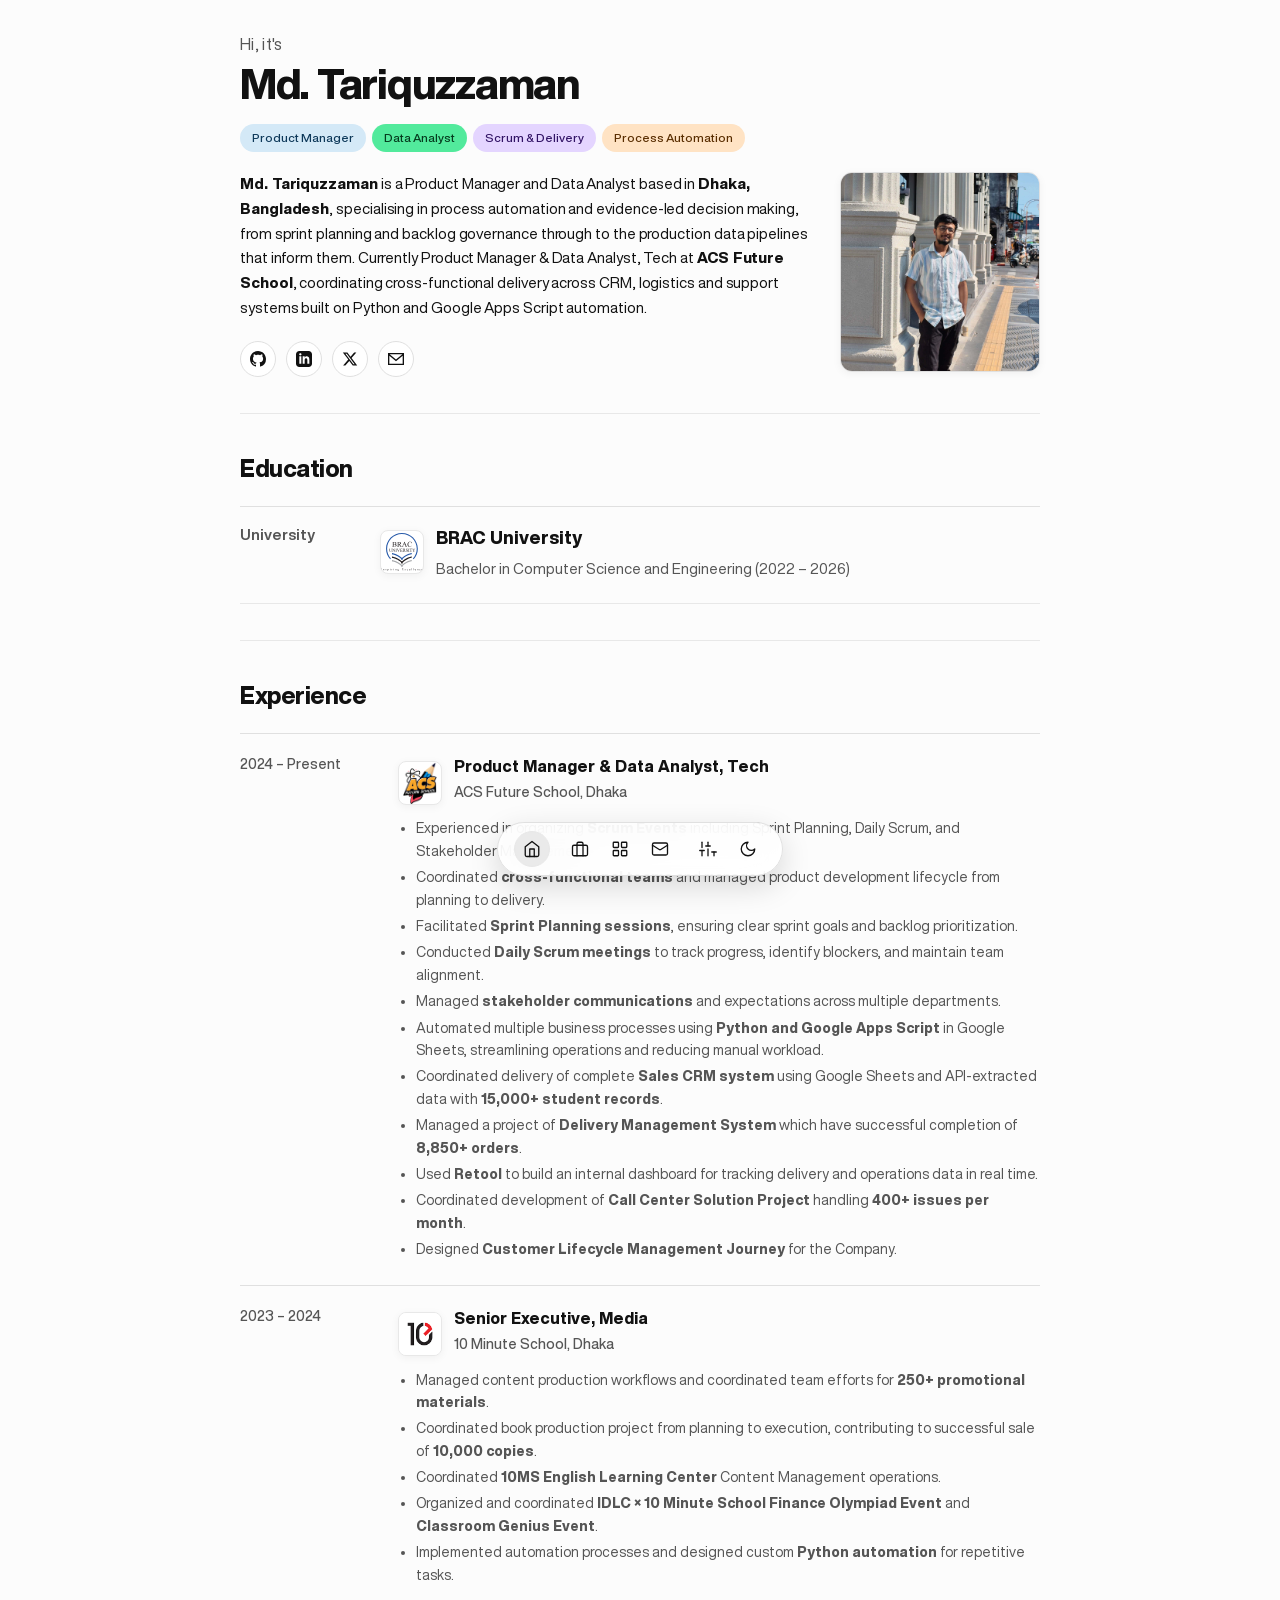
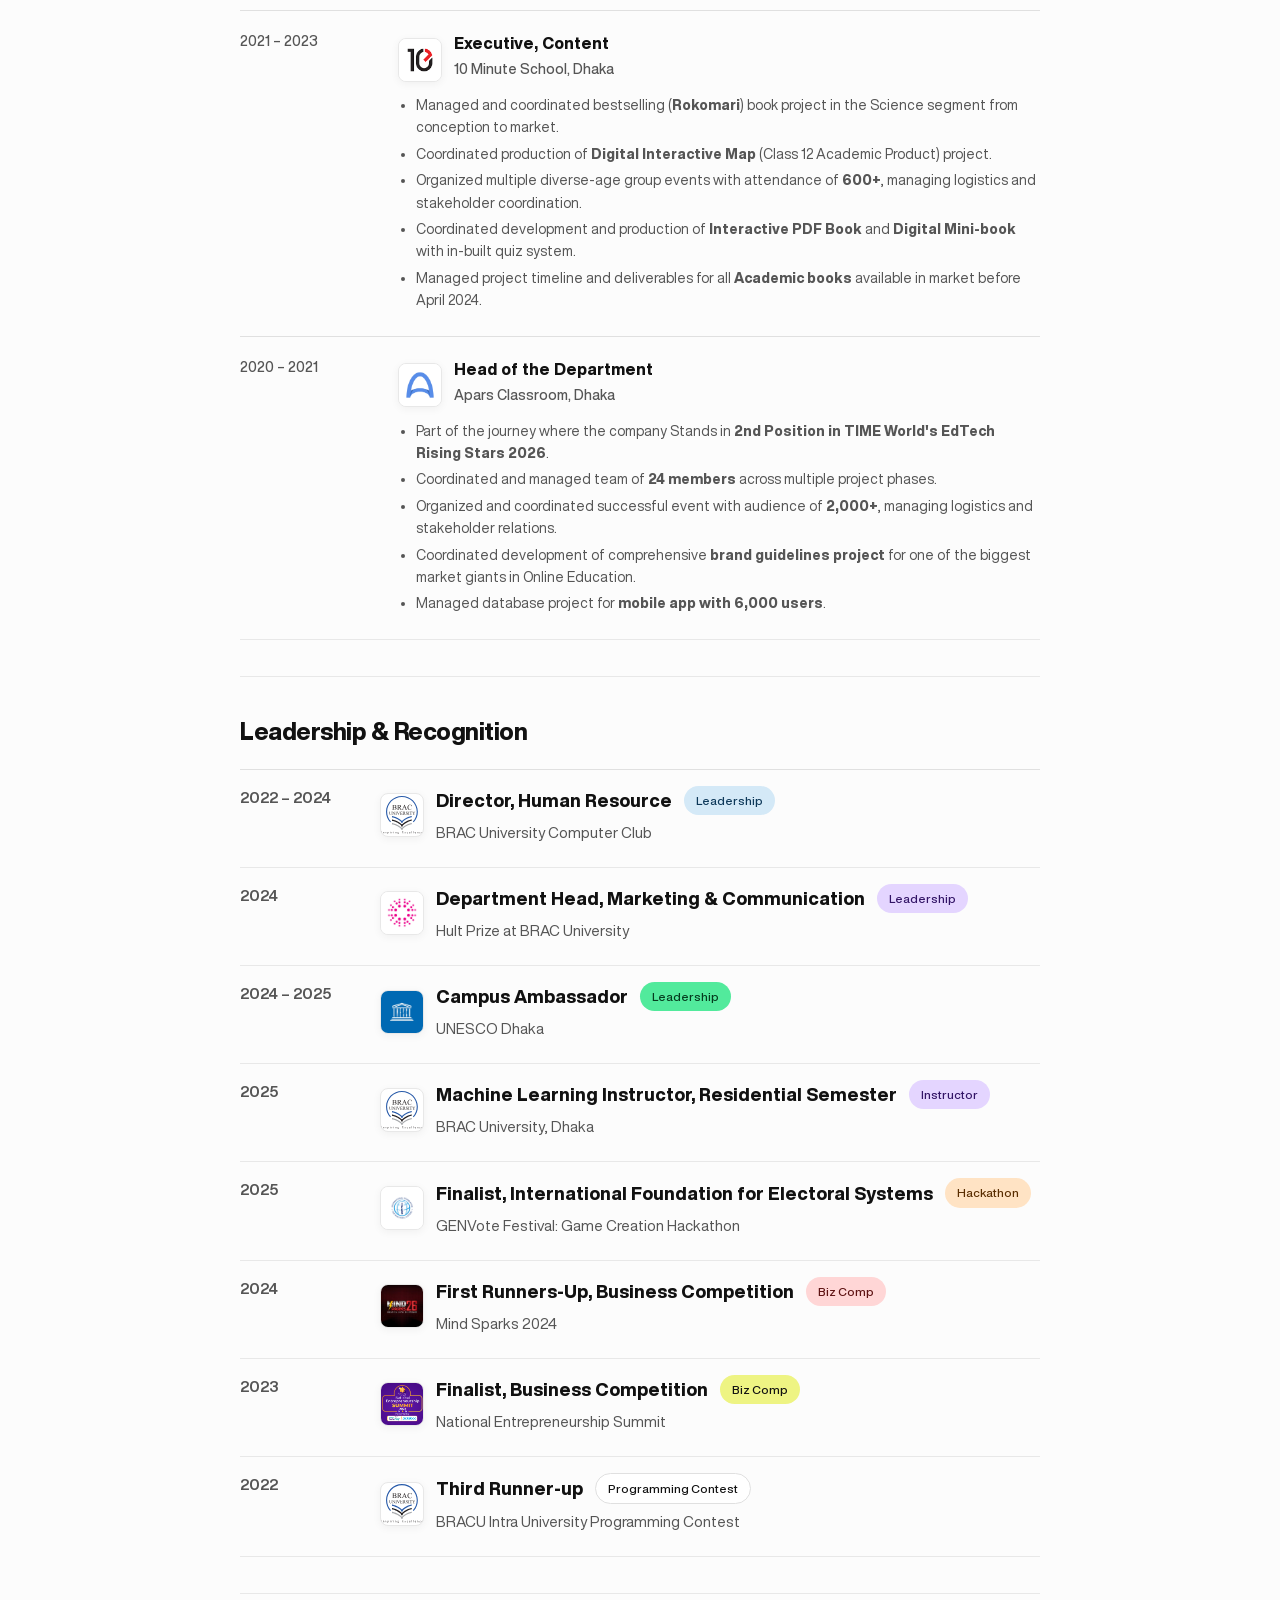
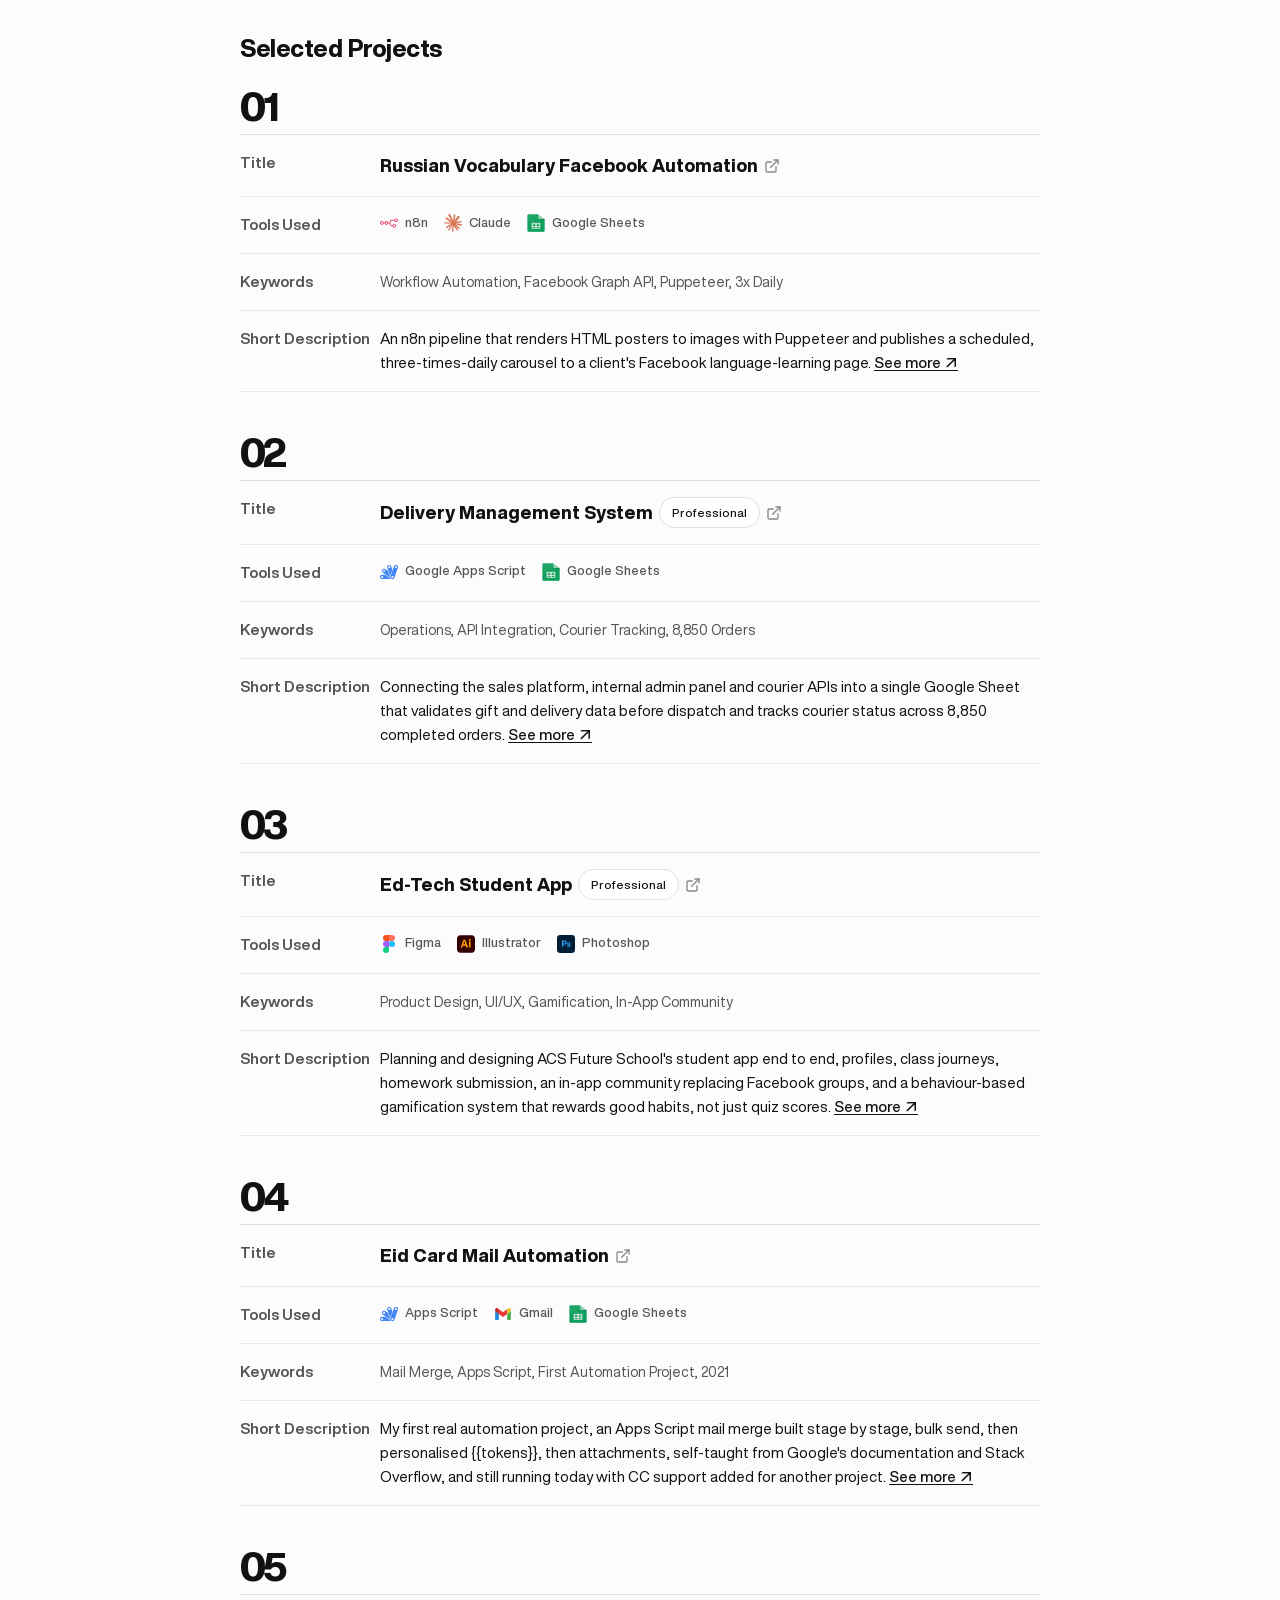
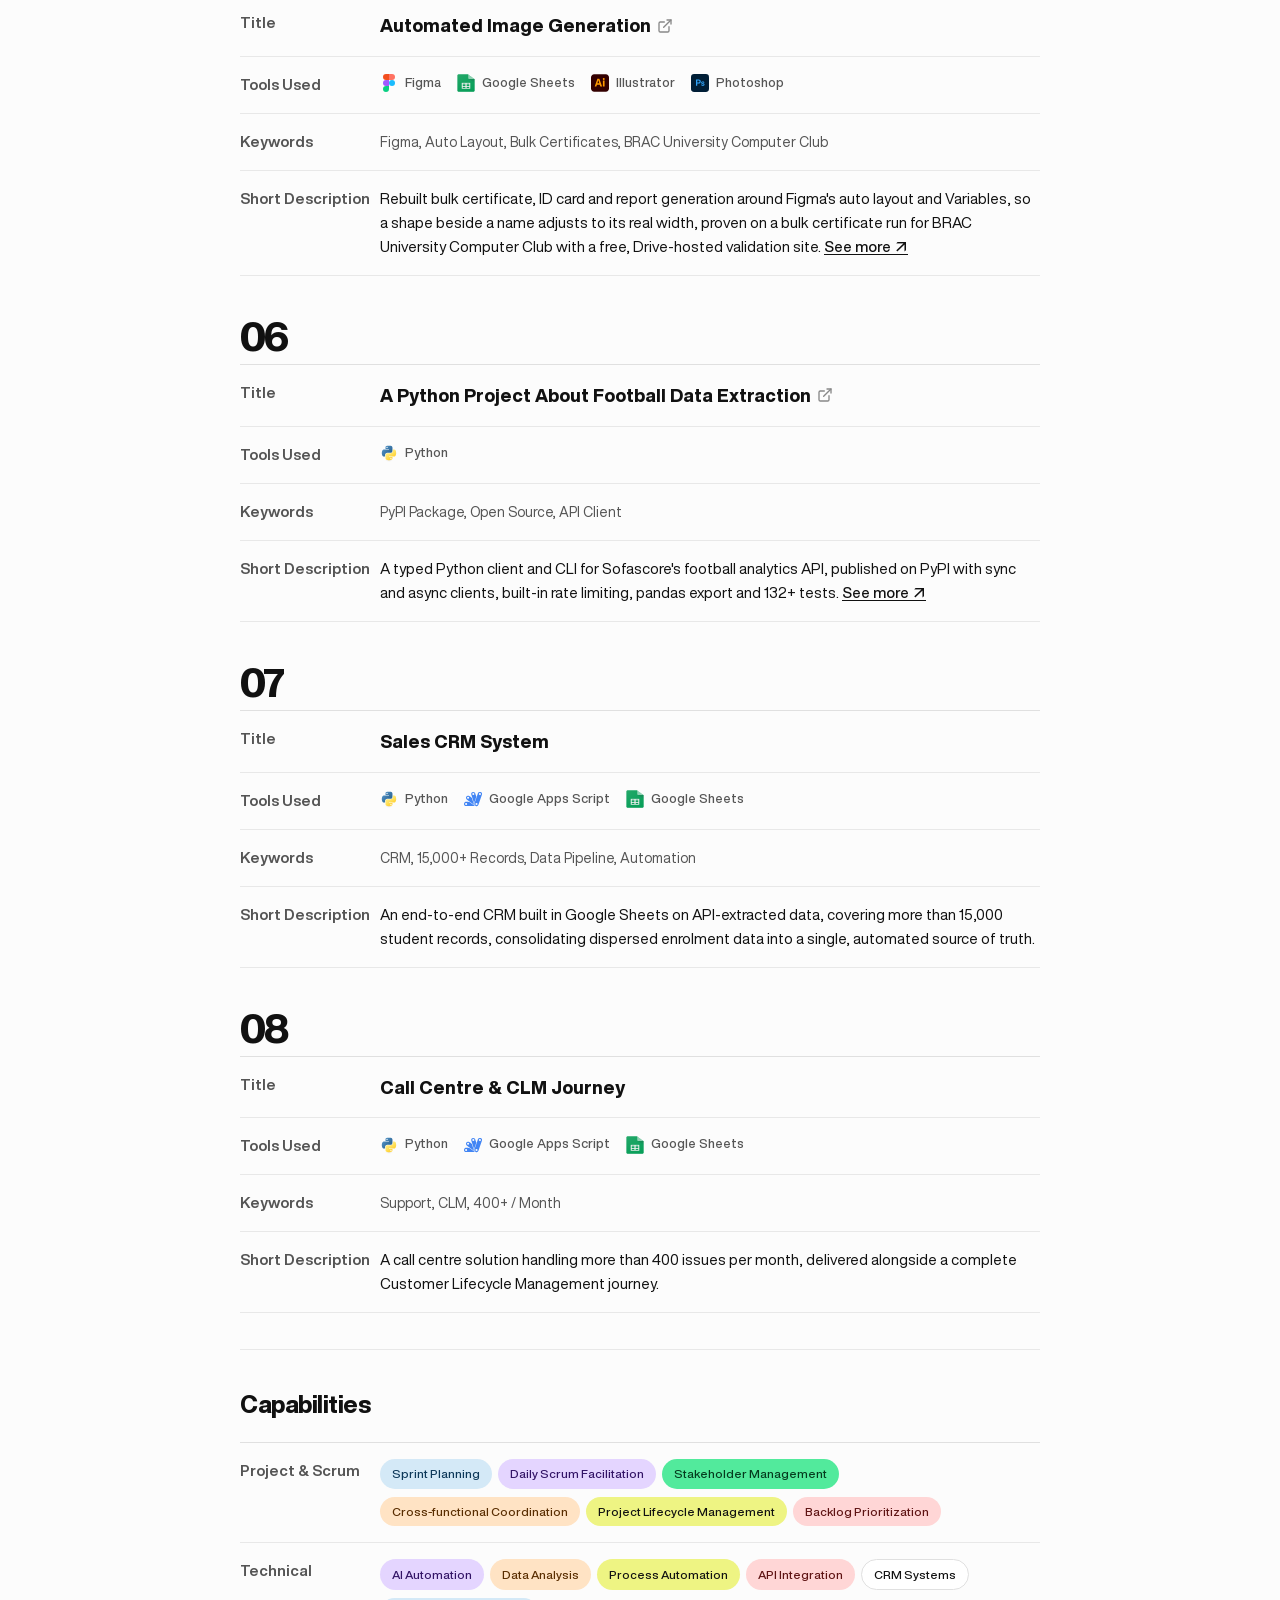
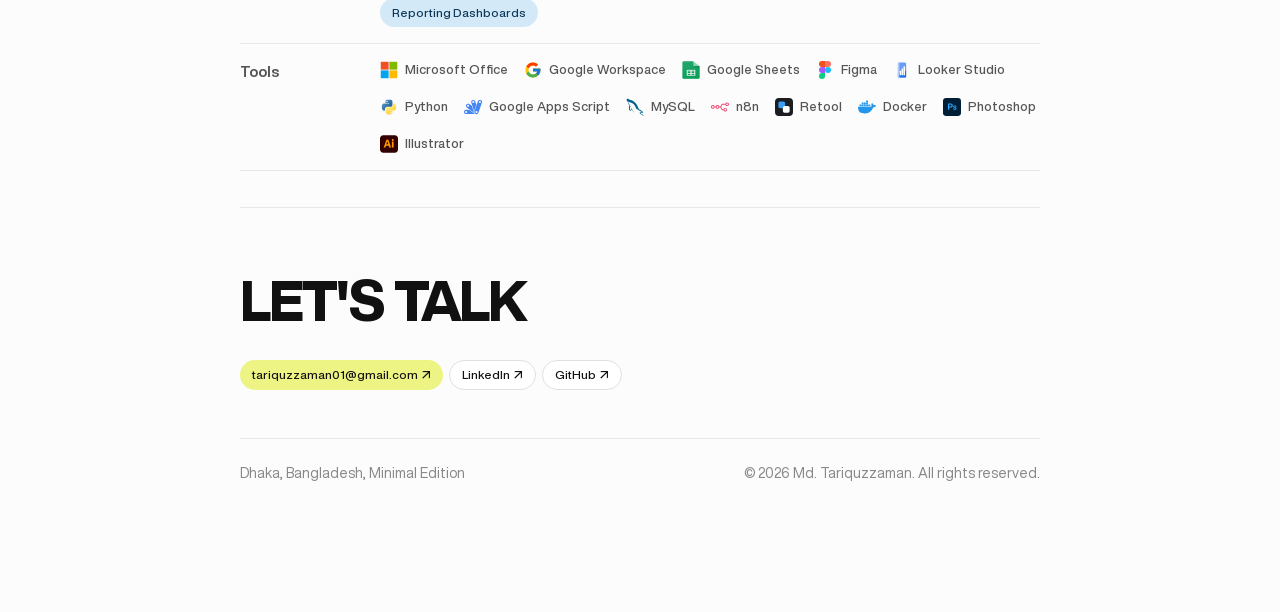
<file: index.html>
<!DOCTYPE html>
<html lang="en">

<head>
  <meta charset="UTF-8">
  <meta name="viewport" content="width=device-width, initial-scale=1.0">
  <title>Md. Tariquzzaman, Minimal</title>
  <meta name="description"
    content="Portfolio of Md. Tariquzzaman, Product Manager & Data Analyst based in Dhaka, Bangladesh. Minimal, monochrome edition.">
  <meta name="robots" content="noindex, nofollow">
  <link rel="stylesheet" href="styles.css">
  <link rel="icon" href="img/favicon.svg" type="image/svg+xml">
</head>

<body>

  <main class="container">

    <!-- Hero -->
    <section class="hero-section" id="about">
      <h1 class="hero-title">
        <span class="hero-greeting">Hi, it's</span>
        <span class="hero-name">Md. Tariquzzaman</span>
      </h1>

      <div class="pill-group">
        <span class="pill pill-blue">Product Manager</span>
        <span class="pill pill-green">Data Analyst</span>
        <span class="pill pill-purple">Scrum & Delivery</span>
        <span class="pill pill-orange">Process Automation</span>
      </div>

      <div class="hero-content-grid">
        <div>
          <p class="bio-text">
            <strong>Md. Tariquzzaman</strong> is a Product Manager and Data Analyst based in
            <strong>Dhaka, Bangladesh</strong>, specialising in process automation and evidence-led decision
            making, from sprint planning and backlog governance through to the production data pipelines that
            inform them. Currently Product Manager & Data Analyst, Tech at <strong>ACS Future School</strong>, coordinating
            cross-functional delivery across CRM, logistics and support systems built on Python and Google
            Apps Script automation.
          </p>

          <div class="social-icons-row">
            <a href="https://github.com/Tariq-15" target="_blank" class="social-icon-btn" aria-label="GitHub" title="GitHub">
              <svg viewBox="0 0 16 16">
                <path
                  d="M8 0C3.58 0 0 3.58 0 8c0 3.54 2.29 6.53 5.47 7.59.4.07.55-.17.55-.38 0-.19-.01-.82-.01-1.49-2.01.37-2.53-.49-2.69-.94-.09-.23-.48-.94-.82-1.13-.28-.15-.68-.52-.01-.53.63-.01 1.08.58 1.23.82.72 1.21 1.87.87 2.33.66.07-.52.28-.87.51-1.07-1.78-.2-3.64-.89-3.64-3.95 0-.87.31-1.59.82-2.15-.08-.2-.36-1.02.08-2.12 0 0 .67-.21 2.2.82.64-.18 1.32-.27 2-.27.68 0 1.36.09 2 .27 1.53-1.04 2.2-.82 2.2-.82.44 1.1.16 1.92.08 2.12.51.56.82 1.27.82 2.15 0 3.07-1.87 3.75-3.65 3.95.29.25.54.73.54 1.48 0 1.07-.01 1.93-.01 2.2 0 .21.15.46.55.38A8.013 8.013 0 0 0 16 8c0-4.42-3.58-8-8-8z" />
              </svg>
            </a>
            <a href="https://www.linkedin.com/in/tariquzzaman01/" target="_blank" class="social-icon-btn" aria-label="LinkedIn"
              title="LinkedIn">
              <svg viewBox="0 0 24 24">
                <path
                  d="M19 0h-14c-2.761 0-5 2.239-5 5v14c0 2.761 2.239 5 5 5h14c2.762 0 5-2.239 5-5v-14c0-2.761-2.238-5-5-5zm-11 19h-3v-11h3v11zm-1.5-12.268c-.966 0-1.75-.79-1.75-1.764s.784-1.764 1.75-1.764 1.75.79 1.75 1.764-.783 1.764-1.75 1.764zm13.5 12.268h-3v-5.604c0-3.368-4-3.113-4 0v5.604h-3v-11h3v1.765c1.396-2.586 7-2.777 7 2.476v6.759z" />
              </svg>
            </a>
            <a href="https://x.com" target="_blank" class="social-icon-btn" aria-label="X / Twitter" title="X / Twitter">
              <svg viewBox="0 0 24 24">
                <path
                  d="M18.244 2.25h3.308l-7.227 8.26 8.502 11.24H16.17l-5.214-6.817L4.99 21.75H1.68l7.73-8.835L1.254 2.25H8.08l4.713 6.231zm-1.161 17.52h1.833L7.084 4.126H5.117z" />
              </svg>
            </a>
            <a href="mailto:tariquzzaman01@gmail.com" class="social-icon-btn" aria-label="Email" title="Email">
              <svg viewBox="0 0 24 24">
                <path
                  d="M0 3v18h24v-18h-24zm21.518 2l-9.518 7.713-9.518-7.713h19.036zm-19.518 14v-11.817l10 8.104 10-8.104v11.817h-20z" />
              </svg>
            </a>
          </div>
        </div>

        <div class="avatar-card">
          <img src="img/Image.jpg" alt="Md. Tariquzzaman" class="avatar-img">
        </div>
      </div>
    </section>

    <!-- Education -->
    <section class="section" id="education">
      <div class="section-header">
        <h2 class="section-title">Education</h2>
      </div>

      <table class="brutalist-table">
        <tbody>
          <tr>
            <td class="table-label">University</td>
            <td class="table-value">
              <div class="institution-header-flex">
                <div class="institution-logo-box" title="BRAC University Logo">
                  <img src="img/uploads/logos/bracu.svg" alt="BRAC University Logo" class="institution-logo-img">
                </div>
                <div>
                  <div class="project-header-row">
                    <span class="project-name">BRAC University</span>
                  </div>
                  <p style="margin-top: 4px; color: var(--text-secondary);">
                    Bachelor in Computer Science and Engineering (2022 – 2026)
                  </p>
                </div>
              </div>
            </td>
          </tr>
        </tbody>
      </table>
    </section>

    <!-- Experience -->
    <section class="section" id="experience">
      <div class="section-header">
        <h2 class="section-title">Experience</h2>
      </div>

      <div class="timeline-list">

        <div class="timeline-item">
          <div class="timeline-grid">
            <div class="timeline-year">2024 – Present</div>
            <div>
              <div class="institution-header-flex">
                <div class="institution-logo-box" title="ACS Future School Logo">
                  <img src="img/uploads/logos/acs-future-school.png" alt="ACS Future School Logo" class="institution-logo-img">
                </div>
                <div>
                  <div class="timeline-role">Product Manager & Data Analyst, Tech</div>
                  <div class="timeline-org">ACS Future School, Dhaka</div>
                </div>
              </div>
              <div class="timeline-desc">
                <ul>
                  <li>Experienced in organizing <strong>Scrum Events</strong> including Sprint Planning, Daily Scrum, and Stakeholder Management.</li>
                  <li>Coordinated <strong>cross-functional teams</strong> and managed product development lifecycle from planning to delivery.</li>
                  <li>Facilitated <strong>Sprint Planning sessions</strong>, ensuring clear sprint goals and backlog prioritization.</li>
                  <li>Conducted <strong>Daily Scrum meetings</strong> to track progress, identify blockers, and maintain team alignment.</li>
                  <li>Managed <strong>stakeholder communications</strong> and expectations across multiple departments.</li>
                  <li>Automated multiple business processes using <strong>Python and Google Apps Script</strong> in Google Sheets, streamlining operations and reducing manual workload.</li>
                  <li>Coordinated delivery of complete <strong>Sales CRM system</strong> using Google Sheets and API-extracted data with <strong>15,000+ student records</strong>.</li>
                  <li>Managed a project of <strong>Delivery Management System</strong> which have successful completion of <strong>8,850+ orders</strong>.</li>
                  <li>Used <strong>Retool</strong> to build an internal dashboard for tracking delivery and operations data in real time.</li>
                  <li>Coordinated development of <strong>Call Center Solution Project</strong> handling <strong>400+ issues per month</strong>.</li>
                  <li>Designed <strong>Customer Lifecycle Management Journey</strong> for the Company.</li>
                </ul>
              </div>
            </div>
          </div>
        </div>


        <div class="timeline-item">
          <div class="timeline-grid">
            <div class="timeline-year">2023 – 2024</div>
            <div>
              <div class="institution-header-flex">
                <div class="institution-logo-box" title="10 Minute School Logo">
                  <img src="img/uploads/logos/10-minute-school.png" alt="10 Minute School Logo" class="institution-logo-img">
                </div>
                <div>
                  <div class="timeline-role">Senior Executive, Media</div>
                  <div class="timeline-org">10 Minute School, Dhaka</div>
                </div>
              </div>
              <div class="timeline-desc">
                <ul>
                  <li>Managed content production workflows and coordinated team efforts for <strong>250+ promotional materials</strong>.</li>
                  <li>Coordinated book production project from planning to execution, contributing to successful sale of <strong>10,000 copies</strong>.</li>
                  <li>Coordinated <strong>10MS English Learning Center</strong> Content Management operations.</li>
                  <li>Organized and coordinated <strong>IDLC × 10 Minute School Finance Olympiad Event</strong> and <strong>Classroom Genius Event</strong>.</li>
                  <li>Implemented automation processes and designed custom <strong>Python automation</strong> for repetitive tasks.</li>
                </ul>
              </div>
            </div>
          </div>
        </div>

        <div class="timeline-item">
          <div class="timeline-grid">
            <div class="timeline-year">2021 – 2023</div>
            <div>
              <div class="institution-header-flex">
                <div class="institution-logo-box" title="10 Minute School Logo">
                  <img src="img/uploads/logos/10-minute-school.png" alt="10 Minute School Logo" class="institution-logo-img">
                </div>
                <div>
                  <div class="timeline-role">Executive, Content</div>
                  <div class="timeline-org">10 Minute School, Dhaka</div>
                </div>
              </div>
              <div class="timeline-desc">
                <ul>
                  <li>Managed and coordinated bestselling (<strong>Rokomari</strong>) book project in the Science segment from conception to market.</li>
                  <li>Coordinated production of <strong>Digital Interactive Map</strong> (Class 12 Academic Product) project.</li>
                  <li>Organized multiple diverse-age group events with attendance of <strong>600+</strong>, managing logistics and stakeholder coordination.</li>
                  <li>Coordinated development and production of <strong>Interactive PDF Book</strong> and <strong>Digital Mini-book</strong> with in-built quiz system.</li>
                  <li>Managed project timeline and deliverables for all <strong>Academic books</strong> available in market before April 2024.</li>
                </ul>
              </div>
            </div>
          </div>
        </div>

        <div class="timeline-item">
          <div class="timeline-grid">
            <div class="timeline-year">2020 – 2021</div>
            <div>
              <div class="institution-header-flex">
                <div class="institution-logo-box" title="Apars Classroom Logo">
                  <img src="img/uploads/logos/apars-classroom.jpg" alt="Apars Classroom Logo" class="institution-logo-img">
                </div>
                <div>
                  <div class="timeline-role">Head of the Department</div>
                  <div class="timeline-org">Apars Classroom, Dhaka</div>
                </div>
              </div>
              <div class="timeline-desc">
                <ul>
                  <li>Part of the journey where the company Stands in <strong>2nd Position in TIME World's EdTech Rising Stars 2026</strong>.</li>
                  <li>Coordinated and managed team of <strong>24 members</strong> across multiple project phases.</li>
                  <li>Organized and coordinated successful event with audience of <strong>2,000+</strong>, managing logistics and stakeholder relations.</li>
                  <li>Coordinated development of comprehensive <strong>brand guidelines project</strong> for one of the biggest market giants in Online Education.</li>
                  <li>Managed database project for <strong>mobile app with 6,000 users</strong>.</li>
                </ul>
              </div>
            </div>
          </div>
        </div>

      </div>
    </section>

    <!-- Leadership & Recognition -->
    <section class="section" id="recognition">
      <div class="section-header">
        <h2 class="section-title">Leadership & Recognition</h2>
      </div>

      <table class="brutalist-table">
        <tbody>
          <tr>
            <td class="table-label">2022 – 2024</td>
            <td class="table-value">
              <div class="institution-header-flex">
                <div class="institution-logo-box" title="BRAC University Computer Club">
                  <img src="img/uploads/logos/bracu.svg" alt="BRAC University Computer Club Logo" class="institution-logo-img">
                </div>
                <div>
                  <div class="project-header-row">
                    <span class="project-name">Director, Human Resource</span>
                    <span class="pill pill-blue">Leadership</span>
                  </div>
                  <p style="margin-top: 4px; color: var(--text-secondary);">BRAC University Computer Club</p>
                </div>
              </div>
            </td>
          </tr>
          <tr>
            <td class="table-label">2024</td>
            <td class="table-value">
              <div class="institution-header-flex">
                <div class="institution-logo-box" title="Hult Prize at BRAC University">
                  <img src="img/uploads/logos/hult-prize.jpg" alt="Hult Prize Logo" class="institution-logo-img">
                </div>
                <div>
                  <div class="project-header-row">
                    <span class="project-name">Department Head, Marketing & Communication</span>
                    <span class="pill pill-purple">Leadership</span>
                  </div>
                  <p style="margin-top: 4px; color: var(--text-secondary);">Hult Prize at BRAC University</p>
                </div>
              </div>
            </td>
          </tr>
          <tr>
            <td class="table-label">2024 – 2025</td>
            <td class="table-value">
              <div class="institution-header-flex">
                <div class="institution-logo-box" title="UNESCO Dhaka">
                  <img src="img/uploads/logos/unesco-dhaka.png" alt="UNESCO Dhaka Logo" class="institution-logo-img">
                </div>
                <div>
                  <div class="project-header-row">
                    <span class="project-name">Campus Ambassador</span>
                    <span class="pill pill-green">Leadership</span>
                  </div>
                  <p style="margin-top: 4px; color: var(--text-secondary);">UNESCO Dhaka</p>
                </div>
              </div>
            </td>
          </tr>
          <tr>
            <td class="table-label">2025</td>
            <td class="table-value">
              <div class="institution-header-flex">
                <div class="institution-logo-box" title="BRAC University Logo">
                  <img src="img/uploads/logos/bracu.svg" alt="BRAC University Logo" class="institution-logo-img">
                </div>
                <div>
                  <div class="project-header-row">
                    <span class="project-name">Machine Learning Instructor, Residential Semester</span>
                    <span class="pill pill-purple">Instructor</span>
                  </div>
                  <p style="margin-top: 4px; color: var(--text-secondary);">BRAC University, Dhaka</p>
                </div>
              </div>
            </td>
          </tr>
          <tr>
            <td class="table-label">2025</td>
            <td class="table-value">
              <div class="institution-header-flex">
                <div class="institution-logo-box" title="GENVote Festival Hackathon, Organized by IFES">
                  <img src="img/uploads/logos/ifes.png" alt="IFES Logo" class="institution-logo-img">
                </div>
                <div>
                  <div class="project-header-row">
                    <span class="project-name">Finalist, International Foundation for Electoral Systems</span>
                    <span class="pill pill-orange">Hackathon</span>
                  </div>
                  <p style="margin-top: 4px; color: var(--text-secondary);">GENVote Festival: Game Creation Hackathon</p>
                </div>
              </div>
            </td>
          </tr>
          <tr>
            <td class="table-label">2024</td>
            <td class="table-value">
              <div class="institution-header-flex">
                <div class="institution-logo-box" title="Mind Sparks 2024">
                  <img src="img/uploads/logos/mind-sparks.jpg" alt="Mind Sparks 2024 Logo" class="institution-logo-img">
                </div>
                <div>
                  <div class="project-header-row">
                    <span class="project-name">First Runners-Up, Business Competition</span>
                    <span class="pill pill-pink">Biz Comp</span>
                  </div>
                  <p style="margin-top: 4px; color: var(--text-secondary);">Mind Sparks 2024</p>
                </div>
              </div>
            </td>
          </tr>
          <tr>
            <td class="table-label">2023</td>
            <td class="table-value">
              <div class="institution-header-flex">
                <div class="institution-logo-box" title="National Entrepreneurship Summit 2023">
                  <img src="img/uploads/logos/nes.png" alt="National Entrepreneurship Summit Logo" class="institution-logo-img">
                </div>
                <div>
                  <div class="project-header-row">
                    <span class="project-name">Finalist, Business Competition</span>
                    <span class="pill pill-yellow">Biz Comp</span>
                  </div>
                  <p style="margin-top: 4px; color: var(--text-secondary);">National Entrepreneurship Summit</p>
                </div>
              </div>
            </td>
          </tr>
          <tr>
            <td class="table-label">2022</td>
            <td class="table-value">
              <div class="institution-header-flex">
                <div class="institution-logo-box" title="BRACU Intra University Programming Contest">
                  <img src="img/uploads/logos/bracu.svg" alt="BRAC University Logo" class="institution-logo-img">
                </div>
                <div>
                  <div class="project-header-row">
                    <span class="project-name">Third Runner-up</span>
                    <span class="pill pill-default">Programming Contest</span>
                  </div>
                  <p style="margin-top: 4px; color: var(--text-secondary);">BRACU Intra University Programming Contest</p>
                </div>
              </div>
            </td>
          </tr>
        </tbody>
      </table>
    </section>

    <!-- Selected Projects / Case Studies -->
    <section class="section" id="projects">
      <div class="section-header">
        <h2 class="section-title">Selected Projects</h2>
      </div>

      <div class="project-list">

        <article class="project-item">
          <div class="project-number">01</div>
          <table class="brutalist-table">
            <tbody>
              <tr>
                <td class="table-label">Title</td>
                <td class="table-value">
                  <a href="project-russian-automation.html" class="project-name-link">
                    <span class="project-name">Russian Vocabulary Facebook Automation</span>
                    <svg class="project-link-icon" viewBox="0 0 24 24" fill="none" stroke="currentColor" stroke-width="2" stroke-linecap="round" stroke-linejoin="round">
                      <path d="M18 13v6a2 2 0 0 1-2 2H5a2 2 0 0 1-2-2V8a2 2 0 0 1 2-2h6" />
                      <polyline points="15 3 21 3 21 9" />
                      <line x1="10" x2="21" y1="14" y2="3" />
                    </svg>
                  </a>
                </td>
              </tr>
              <tr>
                <td class="table-label">Tools Used</td>
                <td class="table-value">
                  <div class="tool-icons-row">
                    <span class="tool-icon-item"><img src="img/tools/n8n.svg" alt="n8n"><span>n8n</span></span>
                    <span class="tool-icon-item"><img src="img/tools/claude.svg" alt="Claude"><span>Claude</span></span>
                    <span class="tool-icon-item"><img src="img/tools/google-sheets.png" alt="Google Sheets"><span>Google Sheets</span></span>
                  </div>
                </td>
              </tr>
              <tr>
                <td class="table-label">Keywords</td>
                <td class="table-value">
                  <span class="keyword-text">Workflow Automation, Facebook Graph API, Puppeteer, 3x Daily</span>
                </td>
              </tr>
              <tr>
                <td class="table-label">Short Description</td>
                <td class="table-value">
                  An n8n pipeline that renders HTML posters to images with Puppeteer and publishes a
                  scheduled, three-times-daily carousel to a client's Facebook language-learning page.
                  <a href="project-russian-automation.html" class="project-url-link">See more ↗</a>
                </td>
              </tr>
            </tbody>
          </table>
        </article>

        <article class="project-item">
          <div class="project-number">02</div>
          <table class="brutalist-table">
            <tbody>
              <tr>
                <td class="table-label">Title</td>
                <td class="table-value">
                  <a href="project-delivery-management.html" class="project-name-link">
                    <span class="project-name">Delivery Management System</span>
                    <span class="pill pill-default">Professional</span>
                    <svg class="project-link-icon" viewBox="0 0 24 24" fill="none" stroke="currentColor" stroke-width="2" stroke-linecap="round" stroke-linejoin="round">
                      <path d="M18 13v6a2 2 0 0 1-2 2H5a2 2 0 0 1-2-2V8a2 2 0 0 1 2-2h6" />
                      <polyline points="15 3 21 3 21 9" />
                      <line x1="10" x2="21" y1="14" y2="3" />
                    </svg>
                  </a>
                </td>
              </tr>
              <tr>
                <td class="table-label">Tools Used</td>
                <td class="table-value">
                  <div class="tool-icons-row">
                    <span class="tool-icon-item"><img src="img/tools/google-apps-script.svg" alt="Google Apps Script"><span>Google Apps Script</span></span>
                    <span class="tool-icon-item"><img src="img/tools/google-sheets.png" alt="Google Sheets"><span>Google Sheets</span></span>
                  </div>
                </td>
              </tr>
              <tr>
                <td class="table-label">Keywords</td>
                <td class="table-value">
                  <span class="keyword-text">Operations, API Integration, Courier Tracking, 8,850 Orders</span>
                </td>
              </tr>
              <tr>
                <td class="table-label">Short Description</td>
                <td class="table-value">
                  Connecting the sales platform, internal admin panel and courier APIs into a single Google Sheet
                  that validates gift and delivery data before dispatch and tracks courier status across 8,850
                  completed orders.
                  <a href="project-delivery-management.html" class="project-url-link">See more ↗</a>
                </td>
              </tr>
            </tbody>
          </table>
        </article>

        <article class="project-item">
          <div class="project-number">03</div>
          <table class="brutalist-table">
            <tbody>
              <tr>
                <td class="table-label">Title</td>
                <td class="table-value">
                  <a href="project-edtech-ui.html" class="project-name-link">
                    <span class="project-name">Ed-Tech Student App</span>
                    <span class="pill pill-default">Professional</span>
                    <svg class="project-link-icon" viewBox="0 0 24 24" fill="none" stroke="currentColor" stroke-width="2" stroke-linecap="round" stroke-linejoin="round">
                      <path d="M18 13v6a2 2 0 0 1-2 2H5a2 2 0 0 1-2-2V8a2 2 0 0 1 2-2h6" />
                      <polyline points="15 3 21 3 21 9" />
                      <line x1="10" x2="21" y1="14" y2="3" />
                    </svg>
                  </a>
                </td>
              </tr>
              <tr>
                <td class="table-label">Tools Used</td>
                <td class="table-value">
                  <div class="tool-icons-row">
                    <span class="tool-icon-item"><img src="img/tools/figma.svg" alt="Figma"><span>Figma</span></span>
                    <span class="tool-icon-item"><img src="img/tools/adobeillustrator.svg" alt="Adobe Illustrator"><span>Illustrator</span></span>
                    <span class="tool-icon-item"><img src="img/tools/adobephotoshop.svg" alt="Adobe Photoshop"><span>Photoshop</span></span>
                  </div>
                </td>
              </tr>
              <tr>
                <td class="table-label">Keywords</td>
                <td class="table-value">
                  <span class="keyword-text">Product Design, UI/UX, Gamification, In-App Community</span>
                </td>
              </tr>
              <tr>
                <td class="table-label">Short Description</td>
                <td class="table-value">
                  Planning and designing ACS Future School's student app end to end, profiles, class
                  journeys, homework submission, an in-app community replacing Facebook groups, and a
                  behaviour-based gamification system that rewards good habits, not just quiz scores.
                  <a href="project-edtech-ui.html" class="project-url-link">See more ↗</a>
                </td>
              </tr>
            </tbody>
          </table>
        </article>

        <article class="project-item">
          <div class="project-number">04</div>
          <table class="brutalist-table">
            <tbody>
              <tr>
                <td class="table-label">Title</td>
                <td class="table-value">
                  <a href="project-automate-mail.html" class="project-name-link">
                    <span class="project-name">Eid Card Mail Automation</span>
                    <svg class="project-link-icon" viewBox="0 0 24 24" fill="none" stroke="currentColor" stroke-width="2" stroke-linecap="round" stroke-linejoin="round">
                      <path d="M18 13v6a2 2 0 0 1-2 2H5a2 2 0 0 1-2-2V8a2 2 0 0 1 2-2h6" />
                      <polyline points="15 3 21 3 21 9" />
                      <line x1="10" x2="21" y1="14" y2="3" />
                    </svg>
                  </a>
                </td>
              </tr>
              <tr>
                <td class="table-label">Tools Used</td>
                <td class="table-value">
                  <div class="tool-icons-row">
                    <span class="tool-icon-item"><img src="img/tools/google-apps-script.svg" alt="Google Apps Script"><span>Apps Script</span></span>
                    <span class="tool-icon-item"><img src="img/tools/gmail.svg" alt="Gmail"><span>Gmail</span></span>
                    <span class="tool-icon-item"><img src="img/tools/google-sheets.png" alt="Google Sheets"><span>Google Sheets</span></span>
                  </div>
                </td>
              </tr>
              <tr>
                <td class="table-label">Keywords</td>
                <td class="table-value">
                  <span class="keyword-text">Mail Merge, Apps Script, First Automation Project, 2021</span>
                </td>
              </tr>
              <tr>
                <td class="table-label">Short Description</td>
                <td class="table-value">
                  My first real automation project, an Apps Script mail merge built stage by stage, bulk
                  send, then personalised {{tokens}}, then attachments, self-taught from Google's
                  documentation and Stack Overflow, and still running today with CC support added for
                  another project.
                  <a href="project-automate-mail.html" class="project-url-link">See more ↗</a>
                </td>
              </tr>
            </tbody>
          </table>
        </article>

        <article class="project-item">
          <div class="project-number">05</div>
          <table class="brutalist-table">
            <tbody>
              <tr>
                <td class="table-label">Title</td>
                <td class="table-value">
                  <a href="project-image-generation.html" class="project-name-link">
                    <span class="project-name">Automated Image Generation</span>
                    <svg class="project-link-icon" viewBox="0 0 24 24" fill="none" stroke="currentColor" stroke-width="2" stroke-linecap="round" stroke-linejoin="round">
                      <path d="M18 13v6a2 2 0 0 1-2 2H5a2 2 0 0 1-2-2V8a2 2 0 0 1 2-2h6" />
                      <polyline points="15 3 21 3 21 9" />
                      <line x1="10" x2="21" y1="14" y2="3" />
                    </svg>
                  </a>
                </td>
              </tr>
              <tr>
                <td class="table-label">Tools Used</td>
                <td class="table-value">
                  <div class="tool-icons-row">
                    <span class="tool-icon-item"><img src="img/tools/figma.svg" alt="Figma"><span>Figma</span></span>
                    <span class="tool-icon-item"><img src="img/tools/google-sheets.png" alt="Google Sheets"><span>Google Sheets</span></span>
                    <span class="tool-icon-item"><img src="img/tools/adobeillustrator.svg" alt="Adobe Illustrator"><span>Illustrator</span></span>
                    <span class="tool-icon-item"><img src="img/tools/adobephotoshop.svg" alt="Adobe Photoshop"><span>Photoshop</span></span>
                  </div>
                </td>
              </tr>
              <tr>
                <td class="table-label">Keywords</td>
                <td class="table-value">
                  <span class="keyword-text">Figma, Auto Layout, Bulk Certificates, BRAC University Computer Club</span>
                </td>
              </tr>
              <tr>
                <td class="table-label">Short Description</td>
                <td class="table-value">
                  Rebuilt bulk certificate, ID card and report generation around Figma's auto layout and
                  Variables, so a shape beside a name adjusts to its real width, proven on a bulk
                  certificate run for BRAC University Computer Club with a free, Drive-hosted validation
                  site.
                  <a href="project-image-generation.html" class="project-url-link">See more ↗</a>
                </td>
              </tr>
            </tbody>
          </table>
        </article>

        <article class="project-item">
          <div class="project-number">06</div>
          <table class="brutalist-table">
            <tbody>
              <tr>
                <td class="table-label">Title</td>
                <td class="table-value">
                  <a href="project-tacoscore.html" class="project-name-link">
                    <span class="project-name">A Python Project About Football Data Extraction</span>
                    <svg class="project-link-icon" viewBox="0 0 24 24" fill="none" stroke="currentColor" stroke-width="2" stroke-linecap="round" stroke-linejoin="round">
                      <path d="M18 13v6a2 2 0 0 1-2 2H5a2 2 0 0 1-2-2V8a2 2 0 0 1 2-2h6" />
                      <polyline points="15 3 21 3 21 9" />
                      <line x1="10" x2="21" y1="14" y2="3" />
                    </svg>
                  </a>
                </td>
              </tr>
              <tr>
                <td class="table-label">Tools Used</td>
                <td class="table-value">
                  <div class="tool-icons-row">
                    <span class="tool-icon-item"><img src="img/tools/python.svg" alt="Python"><span>Python</span></span>
                  </div>
                </td>
              </tr>
              <tr>
                <td class="table-label">Keywords</td>
                <td class="table-value">
                  <span class="keyword-text">PyPI Package, Open Source, API Client</span>
                </td>
              </tr>
              <tr>
                <td class="table-label">Short Description</td>
                <td class="table-value">
                  A typed Python client and CLI for Sofascore's football analytics API, published on
                  PyPI with sync and async clients, built-in rate limiting, pandas export and 132+
                  tests.
                  <a href="project-tacoscore.html" class="project-url-link">See more ↗</a>
                </td>
              </tr>
            </tbody>
          </table>
        </article>

        <article class="project-item">
          <div class="project-number">07</div>
          <table class="brutalist-table">
            <tbody>
              <tr>
                <td class="table-label">Title</td>
                <td class="table-value">
                  <span class="project-name">Sales CRM System</span>
                </td>
              </tr>
              <tr>
                <td class="table-label">Tools Used</td>
                <td class="table-value">
                  <div class="tool-icons-row">
                    <span class="tool-icon-item"><img src="img/tools/python.svg" alt="Python"><span>Python</span></span>
                    <span class="tool-icon-item"><img src="img/tools/google-apps-script.svg" alt="Google Apps Script"><span>Google Apps Script</span></span>
                    <span class="tool-icon-item"><img src="img/tools/google-sheets.png" alt="Google Sheets"><span>Google Sheets</span></span>
                  </div>
                </td>
              </tr>
              <tr>
                <td class="table-label">Keywords</td>
                <td class="table-value">
                  <span class="keyword-text">CRM, 15,000+ Records, Data Pipeline, Automation</span>
                </td>
              </tr>
              <tr>
                <td class="table-label">Short Description</td>
                <td class="table-value">
                  An end-to-end CRM built in Google Sheets on API-extracted data, covering more than 15,000
                  student records, consolidating dispersed enrolment data into a single, automated source of
                  truth.
                </td>
              </tr>
            </tbody>
          </table>
        </article>

        <article class="project-item">
          <div class="project-number">08</div>
          <table class="brutalist-table">
            <tbody>
              <tr>
                <td class="table-label">Title</td>
                <td class="table-value">
                  <span class="project-name">Call Centre & CLM Journey</span>
                </td>
              </tr>
              <tr>
                <td class="table-label">Tools Used</td>
                <td class="table-value">
                  <div class="tool-icons-row">
                    <span class="tool-icon-item"><img src="img/tools/python.svg" alt="Python"><span>Python</span></span>
                    <span class="tool-icon-item"><img src="img/tools/google-apps-script.svg" alt="Google Apps Script"><span>Google Apps Script</span></span>
                    <span class="tool-icon-item"><img src="img/tools/google-sheets.png" alt="Google Sheets"><span>Google Sheets</span></span>
                  </div>
                </td>
              </tr>
              <tr>
                <td class="table-label">Keywords</td>
                <td class="table-value">
                  <span class="keyword-text">Support, CLM, 400+ / Month</span>
                </td>
              </tr>
              <tr>
                <td class="table-label">Short Description</td>
                <td class="table-value">
                  A call centre solution handling more than 400 issues per month, delivered alongside a complete
                  Customer Lifecycle Management journey.
                </td>
              </tr>
            </tbody>
          </table>
        </article>

      </div>
    </section>

    <!-- Capabilities -->
    <section class="section" id="skills">
      <div class="section-header">
        <h2 class="section-title">Capabilities</h2>
      </div>

      <table class="brutalist-table">
        <tbody>
          <tr>
            <td class="table-label">Project & Scrum</td>
            <td class="table-value">
              <div class="pill-group" style="margin-bottom: 0;">
                <span class="pill pill-blue">Sprint Planning</span>
                <span class="pill pill-purple">Daily Scrum Facilitation</span>
                <span class="pill pill-green">Stakeholder Management</span>
                <span class="pill pill-orange">Cross-functional Coordination</span>
                <span class="pill pill-yellow">Project Lifecycle Management</span>
                <span class="pill pill-pink">Backlog Prioritization</span>
              </div>
            </td>
          </tr>
          <tr>
            <td class="table-label">Technical</td>
            <td class="table-value">
              <div class="pill-group" style="margin-bottom: 0;">
                <span class="pill pill-purple">AI Automation</span>
                <span class="pill pill-orange">Data Analysis</span>
                <span class="pill pill-yellow">Process Automation</span>
                <span class="pill pill-pink">API Integration</span>
                <span class="pill pill-default">CRM Systems</span>
                <span class="pill pill-blue">Reporting Dashboards</span>
              </div>
            </td>
          </tr>
          <tr>
            <td class="table-label">Tools</td>
            <td class="table-value">
              <div class="tool-icons-row">
                <span class="tool-icon-item"><img src="img/tools/microsoft-office.svg" alt="Microsoft Office"><span>Microsoft Office</span></span>
                <span class="tool-icon-item"><img src="img/tools/google-workspace.svg" alt="Google Workspace"><span>Google Workspace</span></span>
                <span class="tool-icon-item"><img src="img/tools/google-sheets.png" alt="Google Sheets"><span>Google Sheets</span></span>
                <span class="tool-icon-item"><img src="img/tools/figma.svg" alt="Figma"><span>Figma</span></span>
                <span class="tool-icon-item"><img src="img/tools/looker-studio.svg" alt="Looker Studio"><span>Looker Studio</span></span>
                <span class="tool-icon-item"><img src="img/tools/python.svg" alt="Python"><span>Python</span></span>
                <span class="tool-icon-item"><img src="img/tools/google-apps-script.svg" alt="Google Apps Script"><span>Google Apps Script</span></span>
                <span class="tool-icon-item"><img src="img/tools/mysql.svg" alt="MySQL"><span>MySQL</span></span>
                <span class="tool-icon-item"><img src="img/tools/n8n.svg" alt="n8n"><span>n8n</span></span>
                <span class="tool-icon-item"><img src="img/tools/retool.svg" alt="Retool"><span>Retool</span></span>
                <span class="tool-icon-item"><img src="img/tools/docker.svg" alt="Docker"><span>Docker</span></span>
                <span class="tool-icon-item"><img src="img/tools/adobephotoshop.svg" alt="Adobe Photoshop"><span>Photoshop</span></span>
                <span class="tool-icon-item"><img src="img/tools/adobeillustrator.svg" alt="Adobe Illustrator"><span>Illustrator</span></span>
              </div>
            </td>
          </tr>
        </tbody>
      </table>
    </section>

    <!-- Footer / Contact -->
    <footer class="footer" id="contact">
      <h2 class="footer-headline">LET'S TALK</h2>

      <div class="pill-group">
        <a href="mailto:tariquzzaman01@gmail.com" class="pill pill-yellow">tariquzzaman01@gmail.com ↗</a>
        <a href="https://www.linkedin.com/in/tariquzzaman01/" target="_blank" class="pill pill-default">LinkedIn ↗</a>
        <a href="https://github.com/Tariq-15" target="_blank" class="pill pill-default">GitHub ↗</a>
      </div>

      <div class="footer-bottom">
        <span>Dhaka, Bangladesh, Minimal Edition</span>
        <span>© 2026 Md. Tariquzzaman. All rights reserved.</span>
      </div>
    </footer>

  </main>

  <!-- Floating dock navigation -->
  <header class="navbar-wrapper">
    <nav class="navbar">
      <a href="#about" class="nav-icon-link active" aria-label="Home" title="Home">
        <svg viewBox="0 0 24 24" fill="none" stroke="currentColor" stroke-width="1.75" stroke-linecap="round"
          stroke-linejoin="round">
          <path d="m3 9 9-7 9 7v11a2 2 0 0 1-2 2H5a2 2 0 0 1-2-2z" />
          <polyline points="9 22 9 12 15 12 15 22" />
        </svg>
      </a>

      <ul class="nav-links" style="display: flex; gap: 4px;">
        <li>
          <a href="#experience" class="nav-icon-link" aria-label="Experience" title="Experience">
            <svg viewBox="0 0 24 24" fill="none" stroke="currentColor" stroke-width="1.75" stroke-linecap="round"
              stroke-linejoin="round">
              <rect width="20" height="14" x="2" y="7" rx="2" ry="2" />
              <path d="M16 21V5a2 2 0 0 0-2-2h-4a2 2 0 0 0-2 2v16" />
            </svg>
          </a>
        </li>
        <li>
          <a href="#projects" class="nav-icon-link" aria-label="Projects" title="Projects">
            <svg viewBox="0 0 24 24" fill="none" stroke="currentColor" stroke-width="1.75" stroke-linecap="round"
              stroke-linejoin="round">
              <rect width="7" height="7" x="3" y="3" rx="1" />
              <rect width="7" height="7" x="14" y="3" rx="1" />
              <rect width="7" height="7" x="14" y="14" rx="1" />
              <rect width="7" height="7" x="3" y="14" rx="1" />
            </svg>
          </a>
        </li>
        <li>
          <a href="#contact" class="nav-icon-link" aria-label="Contact" title="Contact">
            <svg viewBox="0 0 24 24" fill="none" stroke="currentColor" stroke-width="1.75" stroke-linecap="round"
              stroke-linejoin="round">
              <rect width="20" height="16" x="2" y="4" rx="2" />
              <path d="m22 7-8.97 5.7a1.94 1.94 0 0 1-2.06 0L2 7" />
            </svg>
          </a>
        </li>
      </ul>

      <div style="display: flex; align-items: center; gap: 4px;">
        <button class="nav-icon-btn" id="a11y-toggle-btn" aria-label="Display & Accessibility Controls"
          title="Display & Accessibility Controls">
          <svg viewBox="0 0 24 24" fill="none" stroke="currentColor" stroke-width="1.75" stroke-linecap="round"
            stroke-linejoin="round">
            <line x1="4" x2="4" y1="21" y2="14" />
            <line x1="4" x2="4" y1="10" y2="3" />
            <line x1="12" x2="12" y1="21" y2="12" />
            <line x1="12" x2="12" y1="8" y2="3" />
            <line x1="20" x2="20" y1="21" y2="16" />
            <line x1="1" x2="7" y1="14" y2="14" />
            <line x1="9" x2="15" y1="8" y2="8" />
            <line x1="17" x2="23" y1="16" y2="16" />
          </svg>
        </button>

        <button class="nav-icon-btn" id="theme-toggle" aria-label="Toggle Theme" title="Toggle Light / Dark Mode">
          <svg viewBox="0 0 24 24" fill="none" stroke="currentColor" stroke-width="1.75" stroke-linecap="round"
            stroke-linejoin="round">
            <path d="M12 3a6 6 0 0 0 9 9 9 9 0 1 1-9-9Z" />
          </svg>
        </button>
      </div>
    </nav>
  </header>

  <!-- Accessibility & display controls popover -->
  <div class="a11y-popover" id="a11y-popover">
    <div class="a11y-header">
      <span>Display & Accessibility</span>
      <button class="a11y-close-btn" id="a11y-close">✕</button>
    </div>

    <div class="a11y-group">
      <label class="a11y-label">Text Size</label>
      <div class="a11y-btn-trio">
        <button class="a11y-btn active" data-size="default">Default</button>
        <button class="a11y-btn" data-size="large">Large</button>
        <button class="a11y-btn" data-size="xlarge">Extra Large</button>
      </div>
    </div>

    <div class="a11y-group a11y-row-toggle">
      <label class="a11y-label" for="underline-toggle">Underline Headings</label>
      <input type="checkbox" id="underline-toggle" class="a11y-checkbox">
    </div>

    <div class="a11y-group a11y-row-toggle">
      <label class="a11y-label" for="highcontrast-toggle">High Contrast Mode</label>
      <input type="checkbox" id="highcontrast-toggle" class="a11y-checkbox">
    </div>
  </div>

  <button class="scroll-top-btn" id="scroll-top-btn" aria-label="Scroll back to top">↑</button>

  <script src="app.js"></script>
</body>

</html>
</file>
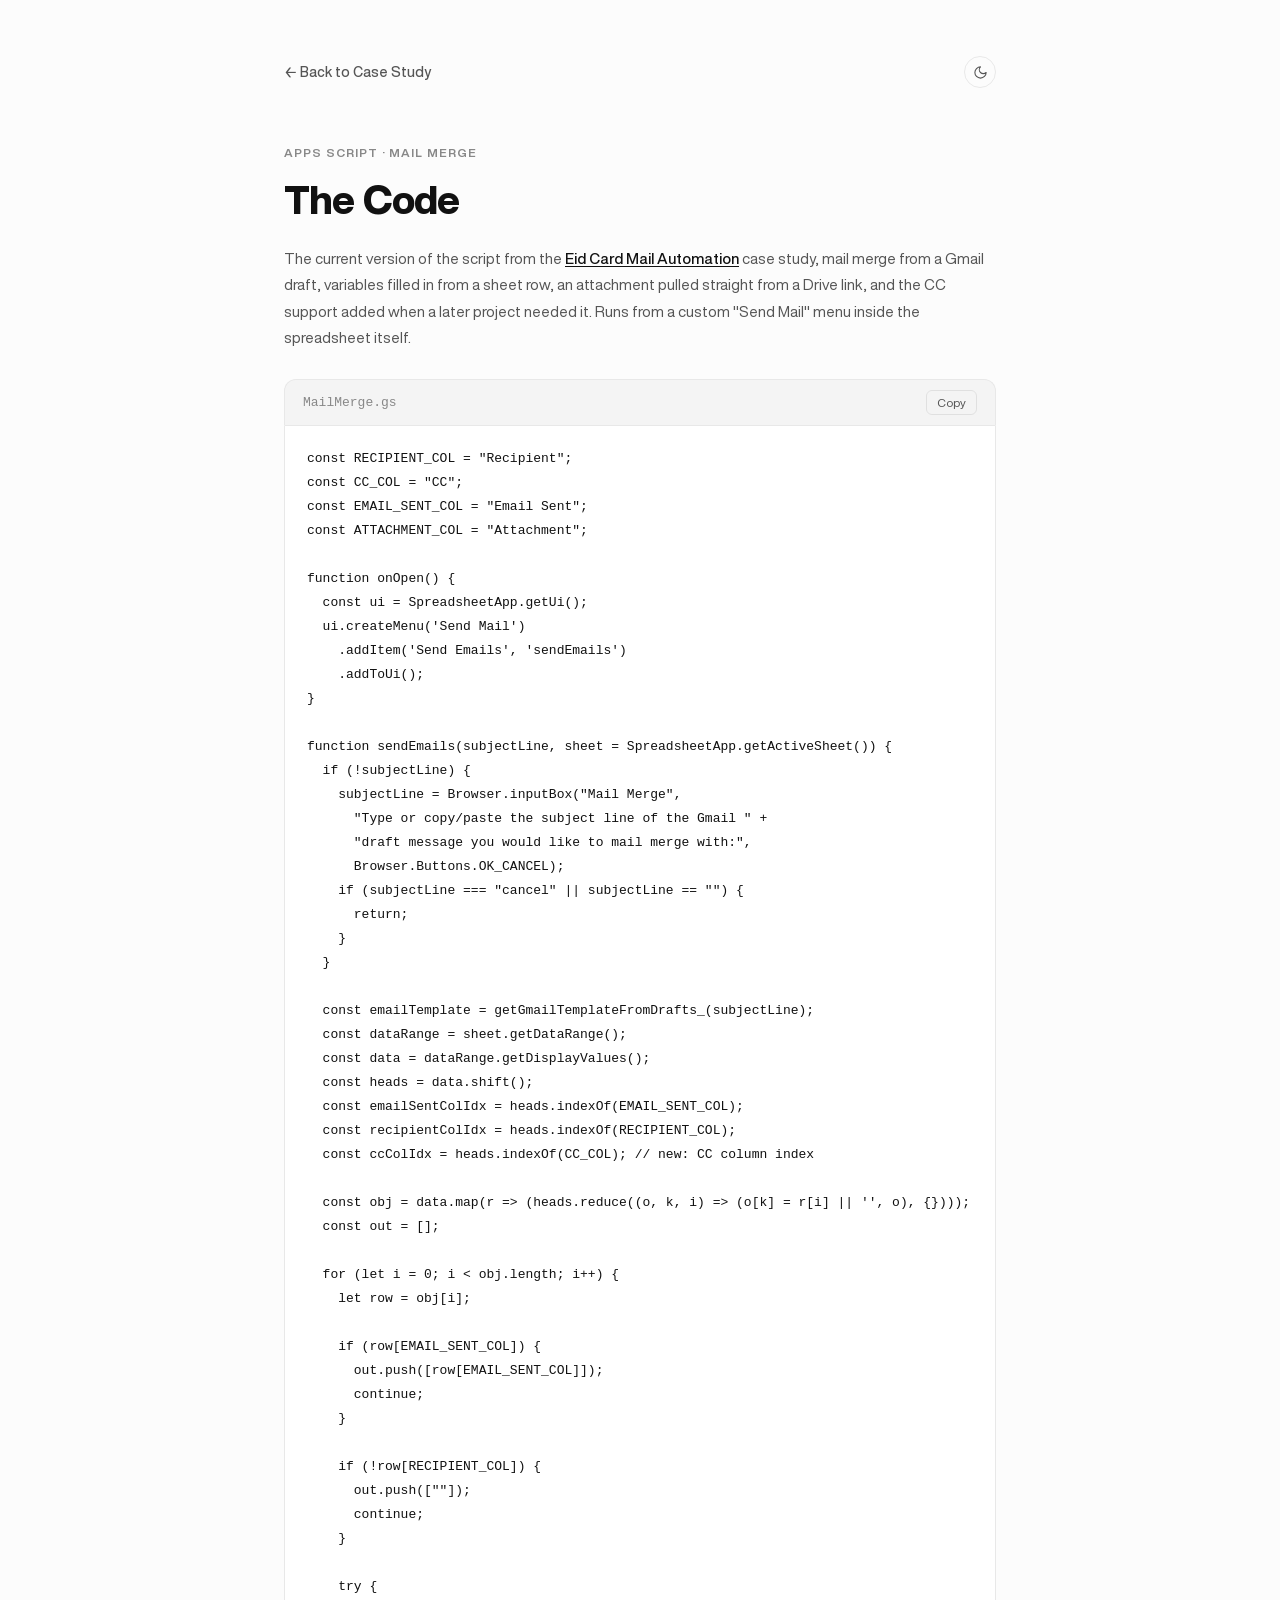
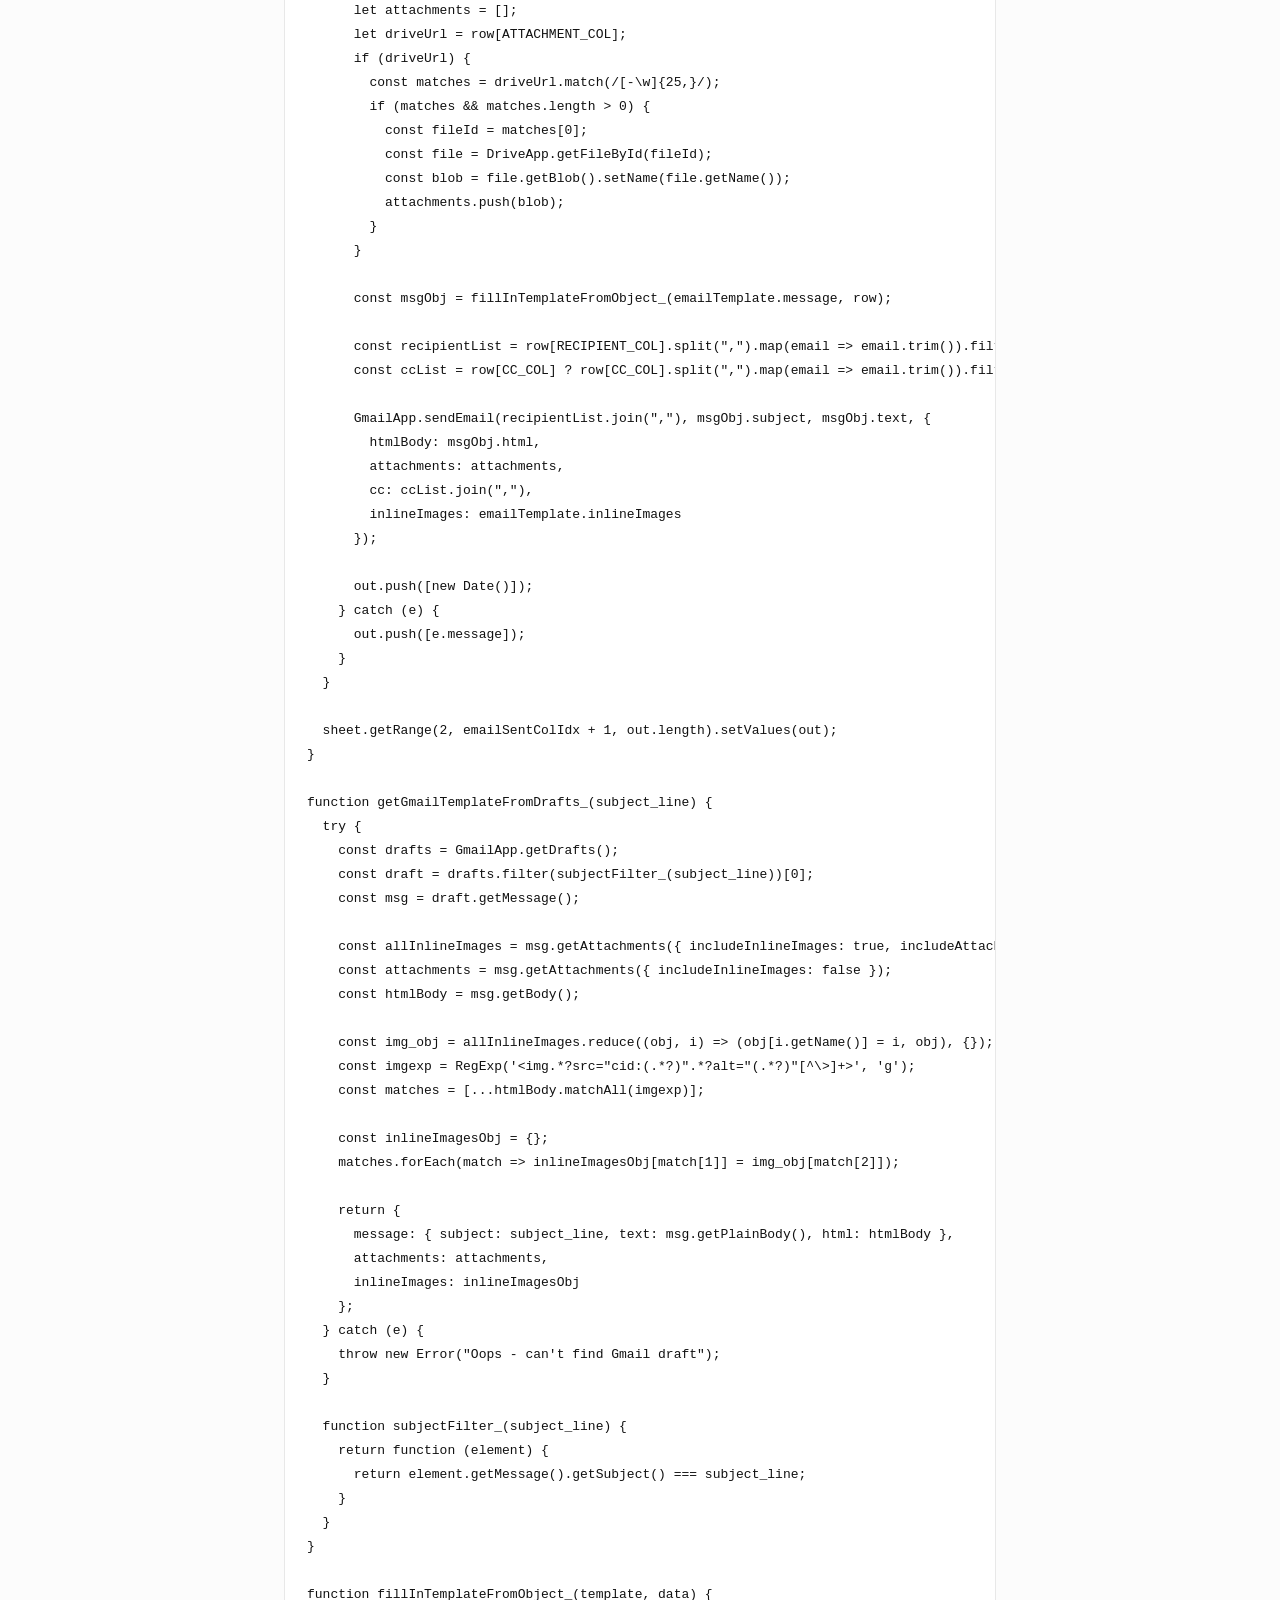
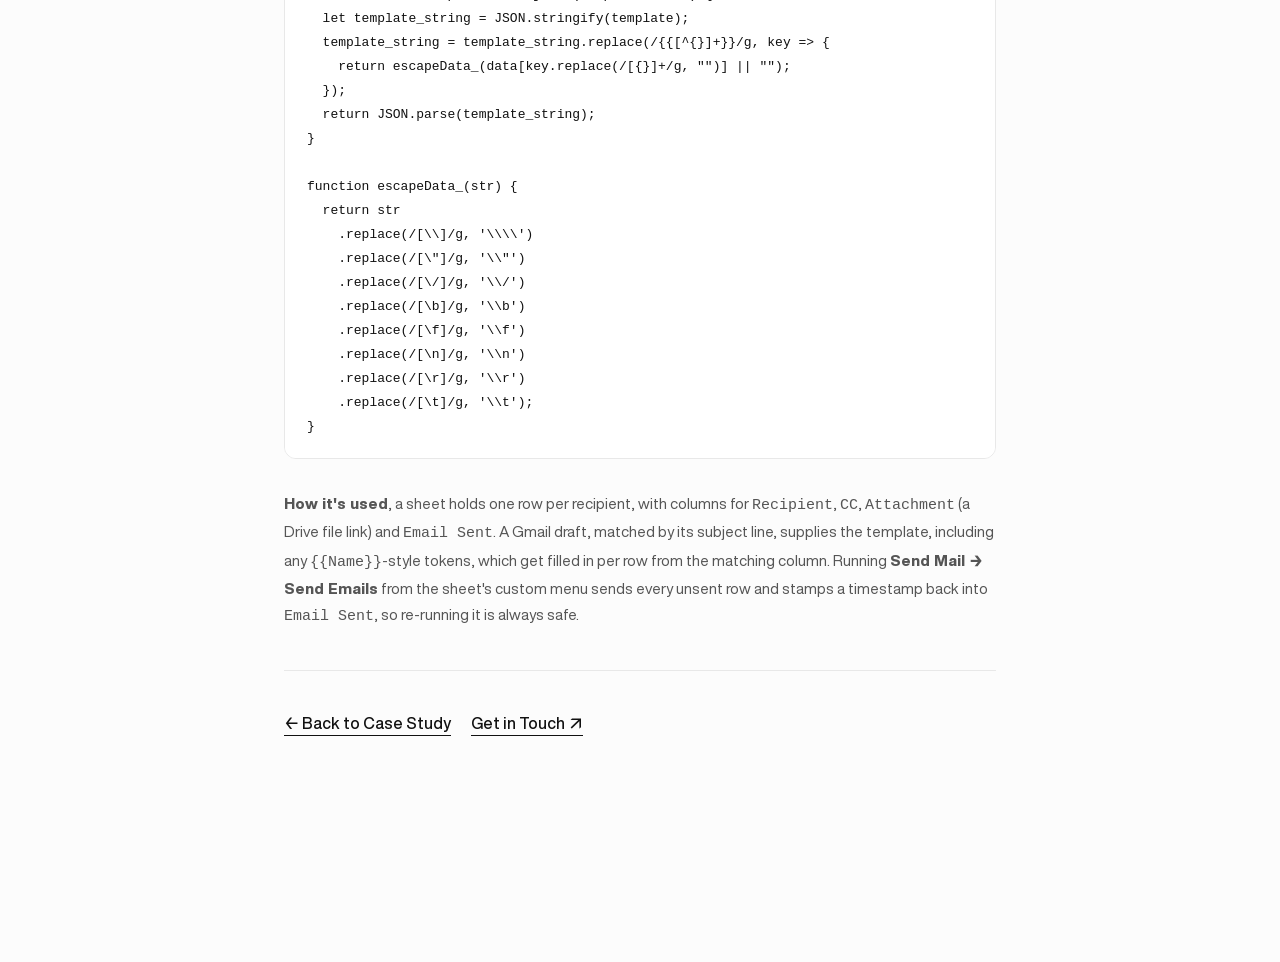
<file: project-automate-mail-code.html>
<!DOCTYPE html>
<html lang="en">

<head>
  <meta charset="UTF-8">
  <meta name="viewport" content="width=device-width, initial-scale=1.0">
  <title>Mail Merge Script Code, Md. Tariquzzaman</title>
  <meta name="description"
  content="The Google Apps Script mail-merge code behind the Eid Card Mail Automation project, mail merge from Gmail drafts with variables, attachments and CC support.">
  <meta name="robots" content="noindex, nofollow">
  <link rel="preconnect" href="https://fonts.googleapis.com">
  <link rel="preconnect" href="https://fonts.gstatic.com" crossorigin>
  <link href="https://fonts.googleapis.com/css2?family=Roboto:wght@300&display=swap" rel="stylesheet">
  <link rel="stylesheet" href="styles.css">
  <link rel="icon" href="img/favicon.svg" type="image/svg+xml">
</head>

<body>

  <main class="essay-shell">

    <div class="essay-topbar">
      <a href="project-automate-mail.html" class="essay-back">← Back to Case Study</a>
      <button class="essay-theme-btn" id="theme-toggle" aria-label="Toggle Theme" title="Toggle Light / Dark Mode">
        <svg viewBox="0 0 24 24" fill="none" stroke="currentColor" stroke-width="1.75" stroke-linecap="round" stroke-linejoin="round">
          <path d="M12 3a6 6 0 0 0 9 9 9 9 0 1 1-9-9Z" />
        </svg>
      </button>
    </div>

    <div class="essay-meta">Apps Script · Mail Merge</div>
    <h1 class="essay-title">The Code</h1>
    <p class="code-page-intro">
      The current version of the script from the <a href="project-automate-mail.html" class="text-link">Eid
      Card Mail Automation</a> case study, mail merge from a Gmail draft, variables filled in from a sheet
      row, an attachment pulled straight from a Drive link, and the CC support added when a later project
      needed it. Runs from a custom "Send Mail" menu inside the spreadsheet itself.
    </p>

    <div class="code-file-bar">
      <span>MailMerge.gs</span>
      <button class="code-copy-btn" data-target="code-mailmerge">Copy</button>
    </div>
    <div class="code-block"><pre><code id="code-mailmerge">const RECIPIENT_COL = "Recipient";
const CC_COL = "CC";
const EMAIL_SENT_COL = "Email Sent";
const ATTACHMENT_COL = "Attachment";

function onOpen() {
  const ui = SpreadsheetApp.getUi();
  ui.createMenu('Send Mail')
    .addItem('Send Emails', 'sendEmails')
    .addToUi();
}

function sendEmails(subjectLine, sheet = SpreadsheetApp.getActiveSheet()) {
  if (!subjectLine) {
    subjectLine = Browser.inputBox("Mail Merge",
      "Type or copy/paste the subject line of the Gmail " +
      "draft message you would like to mail merge with:",
      Browser.Buttons.OK_CANCEL);
    if (subjectLine === "cancel" || subjectLine == "") {
      return;
    }
  }

  const emailTemplate = getGmailTemplateFromDrafts_(subjectLine);
  const dataRange = sheet.getDataRange();
  const data = dataRange.getDisplayValues();
  const heads = data.shift();
  const emailSentColIdx = heads.indexOf(EMAIL_SENT_COL);
  const recipientColIdx = heads.indexOf(RECIPIENT_COL);
  const ccColIdx = heads.indexOf(CC_COL); // new: CC column index

  const obj = data.map(r => (heads.reduce((o, k, i) => (o[k] = r[i] || '', o), {})));
  const out = [];

  for (let i = 0; i &lt; obj.length; i++) {
    let row = obj[i];

    if (row[EMAIL_SENT_COL]) {
      out.push([row[EMAIL_SENT_COL]]);
      continue;
    }

    if (!row[RECIPIENT_COL]) {
      out.push([""]);
      continue;
    }

    try {
      let attachments = [];
      let driveUrl = row[ATTACHMENT_COL];
      if (driveUrl) {
        const matches = driveUrl.match(/[-\w]{25,}/);
        if (matches &amp;&amp; matches.length &gt; 0) {
          const fileId = matches[0];
          const file = DriveApp.getFileById(fileId);
          const blob = file.getBlob().setName(file.getName());
          attachments.push(blob);
        }
      }

      const msgObj = fillInTemplateFromObject_(emailTemplate.message, row);

      const recipientList = row[RECIPIENT_COL].split(",").map(email => email.trim()).filter(email => email);
      const ccList = row[CC_COL] ? row[CC_COL].split(",").map(email => email.trim()).filter(email => email) : [];

      GmailApp.sendEmail(recipientList.join(","), msgObj.subject, msgObj.text, {
        htmlBody: msgObj.html,
        attachments: attachments,
        cc: ccList.join(","),
        inlineImages: emailTemplate.inlineImages
      });

      out.push([new Date()]);
    } catch (e) {
      out.push([e.message]);
    }
  }

  sheet.getRange(2, emailSentColIdx + 1, out.length).setValues(out);
}

function getGmailTemplateFromDrafts_(subject_line) {
  try {
    const drafts = GmailApp.getDrafts();
    const draft = drafts.filter(subjectFilter_(subject_line))[0];
    const msg = draft.getMessage();

    const allInlineImages = msg.getAttachments({ includeInlineImages: true, includeAttachments: false });
    const attachments = msg.getAttachments({ includeInlineImages: false });
    const htmlBody = msg.getBody();

    const img_obj = allInlineImages.reduce((obj, i) => (obj[i.getName()] = i, obj), {});
    const imgexp = RegExp('&lt;img.*?src="cid:(.*?)".*?alt="(.*?)"[^\&gt;]+&gt;', 'g');
    const matches = [...htmlBody.matchAll(imgexp)];

    const inlineImagesObj = {};
    matches.forEach(match => inlineImagesObj[match[1]] = img_obj[match[2]]);

    return {
      message: { subject: subject_line, text: msg.getPlainBody(), html: htmlBody },
      attachments: attachments,
      inlineImages: inlineImagesObj
    };
  } catch (e) {
    throw new Error("Oops - can't find Gmail draft");
  }

  function subjectFilter_(subject_line) {
    return function (element) {
      return element.getMessage().getSubject() === subject_line;
    }
  }
}

function fillInTemplateFromObject_(template, data) {
  let template_string = JSON.stringify(template);
  template_string = template_string.replace(/{{[^{}]+}}/g, key => {
    return escapeData_(data[key.replace(/[{}]+/g, "")] || "");
  });
  return JSON.parse(template_string);
}

function escapeData_(str) {
  return str
    .replace(/[\\]/g, '\\\\')
    .replace(/[\"]/g, '\\"')
    .replace(/[\/]/g, '\\/')
    .replace(/[\b]/g, '\\b')
    .replace(/[\f]/g, '\\f')
    .replace(/[\n]/g, '\\n')
    .replace(/[\r]/g, '\\r')
    .replace(/[\t]/g, '\\t');
}</code></pre></div>

    <p class="code-page-intro">
      <strong>How it's used</strong>, a sheet holds one row per recipient, with columns for
      <code>Recipient</code>, <code>CC</code>, <code>Attachment</code> (a Drive file link) and
      <code>Email Sent</code>. A Gmail draft, matched by its subject line, supplies the template,
      including any <code>{{Name}}</code>-style tokens, which get filled in per row from the matching
      column. Running <strong>Send Mail → Send Emails</strong> from the sheet's custom menu sends every
      unsent row and stamps a timestamp back into <code>Email Sent</code>, so re-running it is always
      safe.
    </p>

    <hr class="essay-rule">

    <div class="essay-footer">
      <div class="essay-footer-links">
        <a href="project-automate-mail.html" class="text-link">← Back to Case Study</a>
        <a href="mailto:tariquzzaman01@gmail.com" class="text-link">Get in Touch ↗</a>
      </div>
    </div>

  </main>

  <script src="app.js"></script>
</body>

</html>
</file>
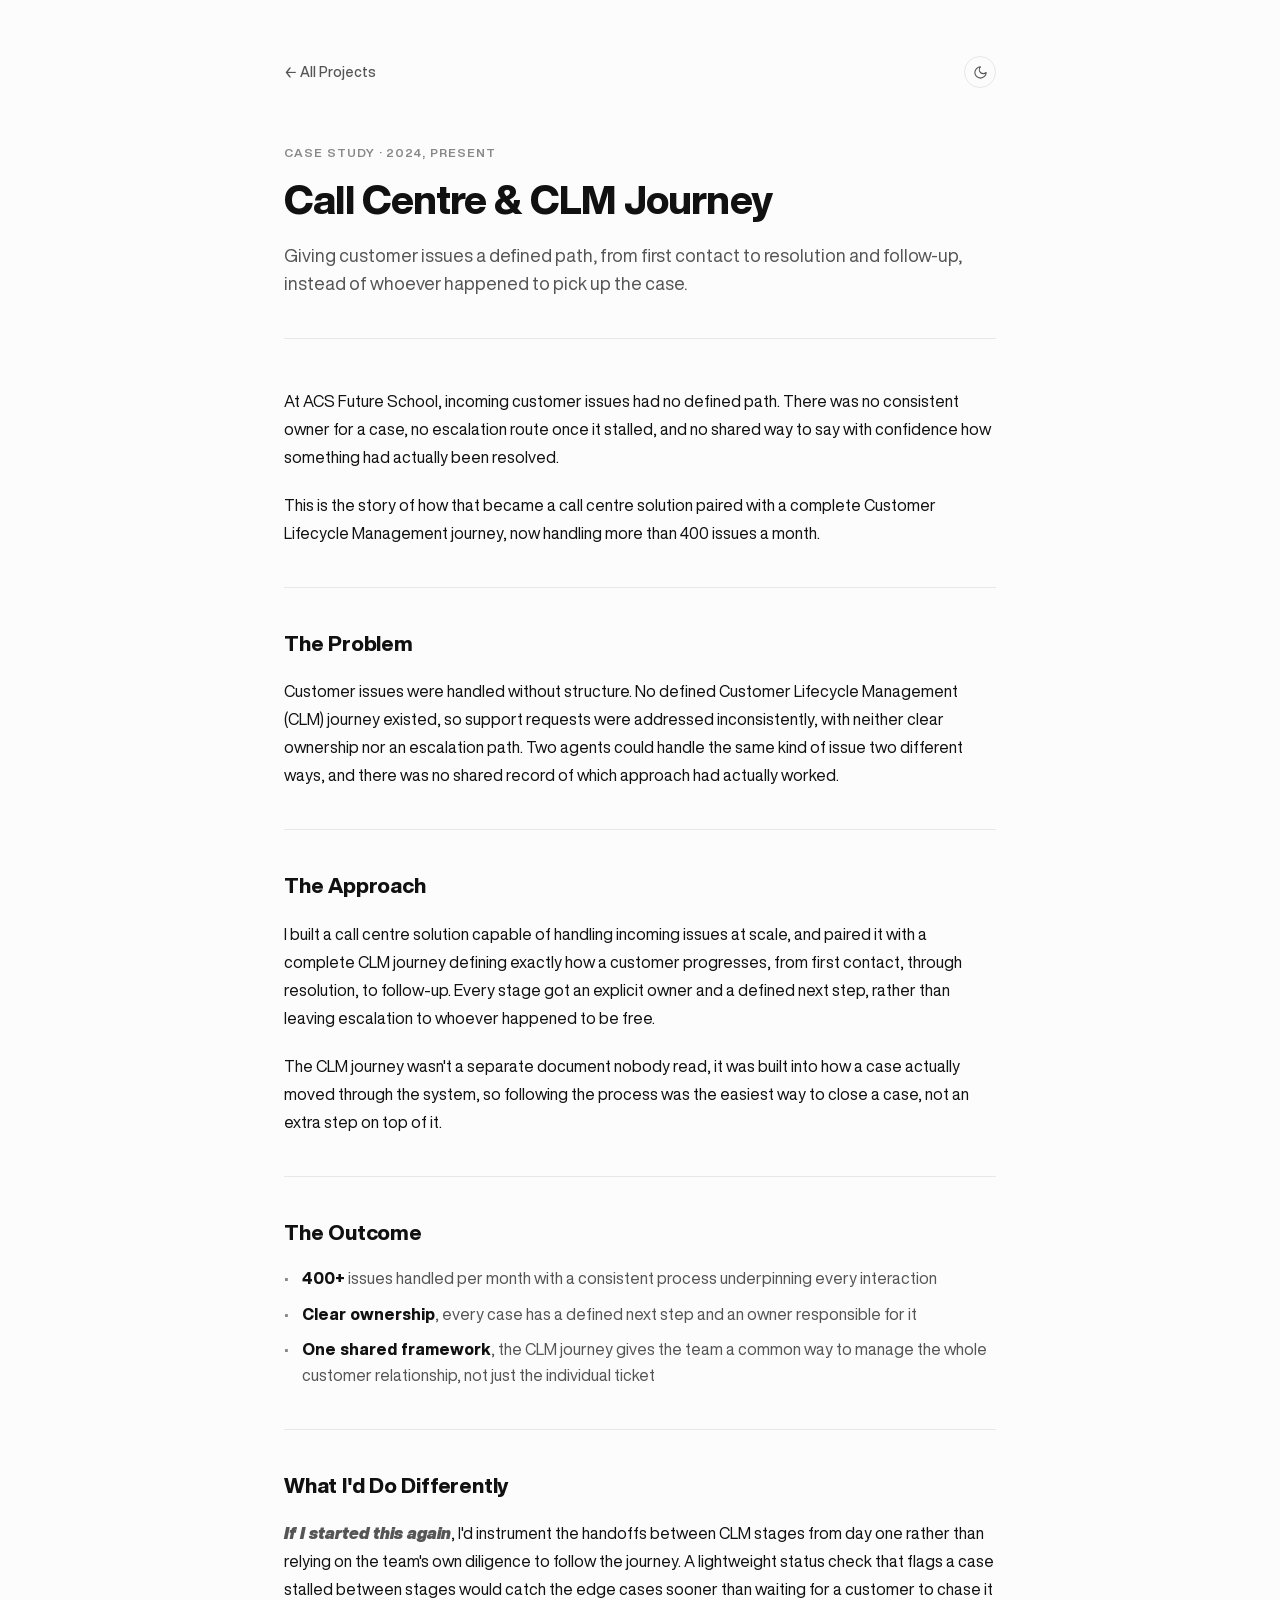
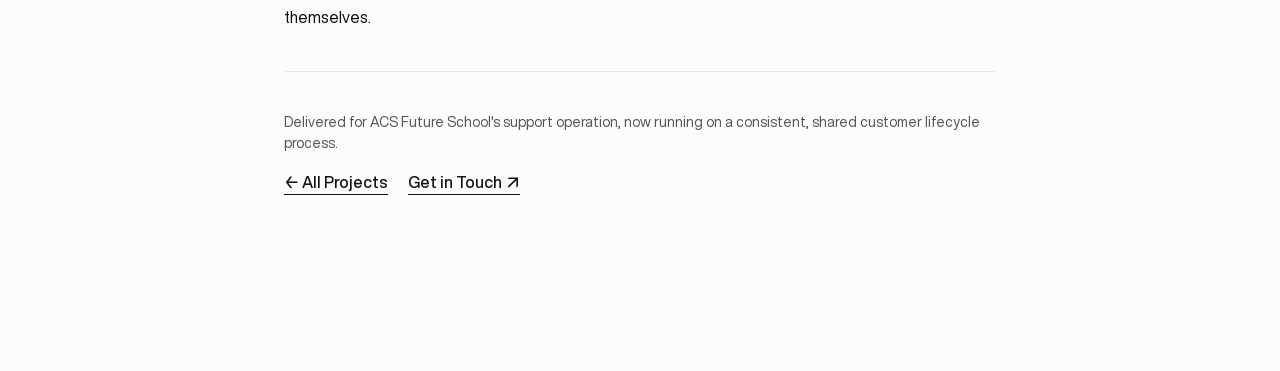
<file: project-call-center.html>
<!DOCTYPE html>
<html lang="en">

<head>
  <meta charset="UTF-8">
  <meta name="viewport" content="width=device-width, initial-scale=1.0">
  <title>Call Centre &amp; CLM Journey, Md. Tariquzzaman</title>
  <meta name="description"
  content="Case study: a call centre solution handling more than 400 issues per month, paired with a complete Customer Lifecycle Management journey.">
  <meta name="robots" content="noindex, nofollow">
  <link rel="preconnect" href="https://fonts.googleapis.com">
  <link rel="preconnect" href="https://fonts.gstatic.com" crossorigin>
  <link href="https://fonts.googleapis.com/css2?family=Roboto:wght@300&display=swap" rel="stylesheet">
  <link rel="stylesheet" href="styles.css">
  <link rel="icon" href="img/favicon.svg" type="image/svg+xml">
</head>

<body>

  <main class="essay-shell">

    <div class="essay-topbar">
      <a href="index.html#projects" class="essay-back">← All Projects</a>
      <button class="essay-theme-btn" id="theme-toggle" aria-label="Toggle Theme" title="Toggle Light / Dark Mode">
        <svg viewBox="0 0 24 24" fill="none" stroke="currentColor" stroke-width="1.75" stroke-linecap="round" stroke-linejoin="round">
          <path d="M12 3a6 6 0 0 0 9 9 9 9 0 1 1-9-9Z" />
        </svg>
      </button>
    </div>

    <div class="essay-meta">Case Study · 2024, Present</div>
    <h1 class="essay-title">Call Centre &amp; CLM Journey</h1>
    <p class="essay-standfirst">
      Giving customer issues a defined path, from first contact to resolution and follow-up,
      instead of whoever happened to pick up the case.
    </p>

    <div class="essay-body">

      <p>
        At ACS Future School, incoming customer issues had no defined path. There was no
        consistent owner for a case, no escalation route once it stalled, and no shared way to say
        with confidence how something had actually been resolved.
      </p>
      <p>
        This is the story of how that became a call centre solution paired with a complete
        Customer Lifecycle Management journey, now handling more than 400 issues a month.
      </p>

      <hr class="essay-rule">

      <h2 class="essay-section-title">The Problem</h2>
      <p>
        Customer issues were handled without structure. No defined Customer Lifecycle Management
        (CLM) journey existed, so support requests were addressed inconsistently, with neither
        clear ownership nor an escalation path. Two agents could handle the same kind of issue two
        different ways, and there was no shared record of which approach had actually worked.
      </p>

      <hr class="essay-rule">

      <h2 class="essay-section-title">The Approach</h2>
      <p>
        I built a call centre solution capable of handling incoming issues at scale, and paired it
        with a complete CLM journey defining exactly how a customer progresses, from first contact,
        through resolution, to follow-up. Every stage got an explicit owner and a defined next
        step, rather than leaving escalation to whoever happened to be free.
      </p>
      <p>
        The CLM journey wasn't a separate document nobody read, it was built into how a case
        actually moved through the system, so following the process was the easiest way to close a
        case, not an extra step on top of it.
      </p>

      <hr class="essay-rule">

      <h2 class="essay-section-title">The Outcome</h2>
      <ul class="essay-stat-list">
        <li><strong>400+</strong> issues handled per month with a consistent process underpinning
          every interaction</li>
        <li><strong>Clear ownership</strong>, every case has a defined next step and an owner
          responsible for it</li>
        <li><strong>One shared framework</strong>, the CLM journey gives the team a common way to
          manage the whole customer relationship, not just the individual ticket</li>
      </ul>

      <hr class="essay-rule">

      <h2 class="essay-section-title">What I'd Do Differently</h2>
      <p>
        <em>If I started this again</em>, I'd instrument the handoffs between CLM stages from day
        one rather than relying on the team's own diligence to follow the journey. A lightweight
        status check that flags a case stalled between stages would catch the edge cases sooner
        than waiting for a customer to chase it themselves.
      </p>

    </div>

    <hr class="essay-rule">

    <div class="essay-footer">
      <p>Delivered for ACS Future School's support operation, now running on a consistent,
        shared customer lifecycle process.</p>
      <div class="essay-footer-links">
        <a href="index.html#projects" class="text-link">← All Projects</a>
        <a href="mailto:tariquzzaman01@gmail.com" class="text-link">Get in Touch ↗</a>
      </div>
    </div>

  </main>

  <script src="app.js"></script>
</body>

</html>
</file>
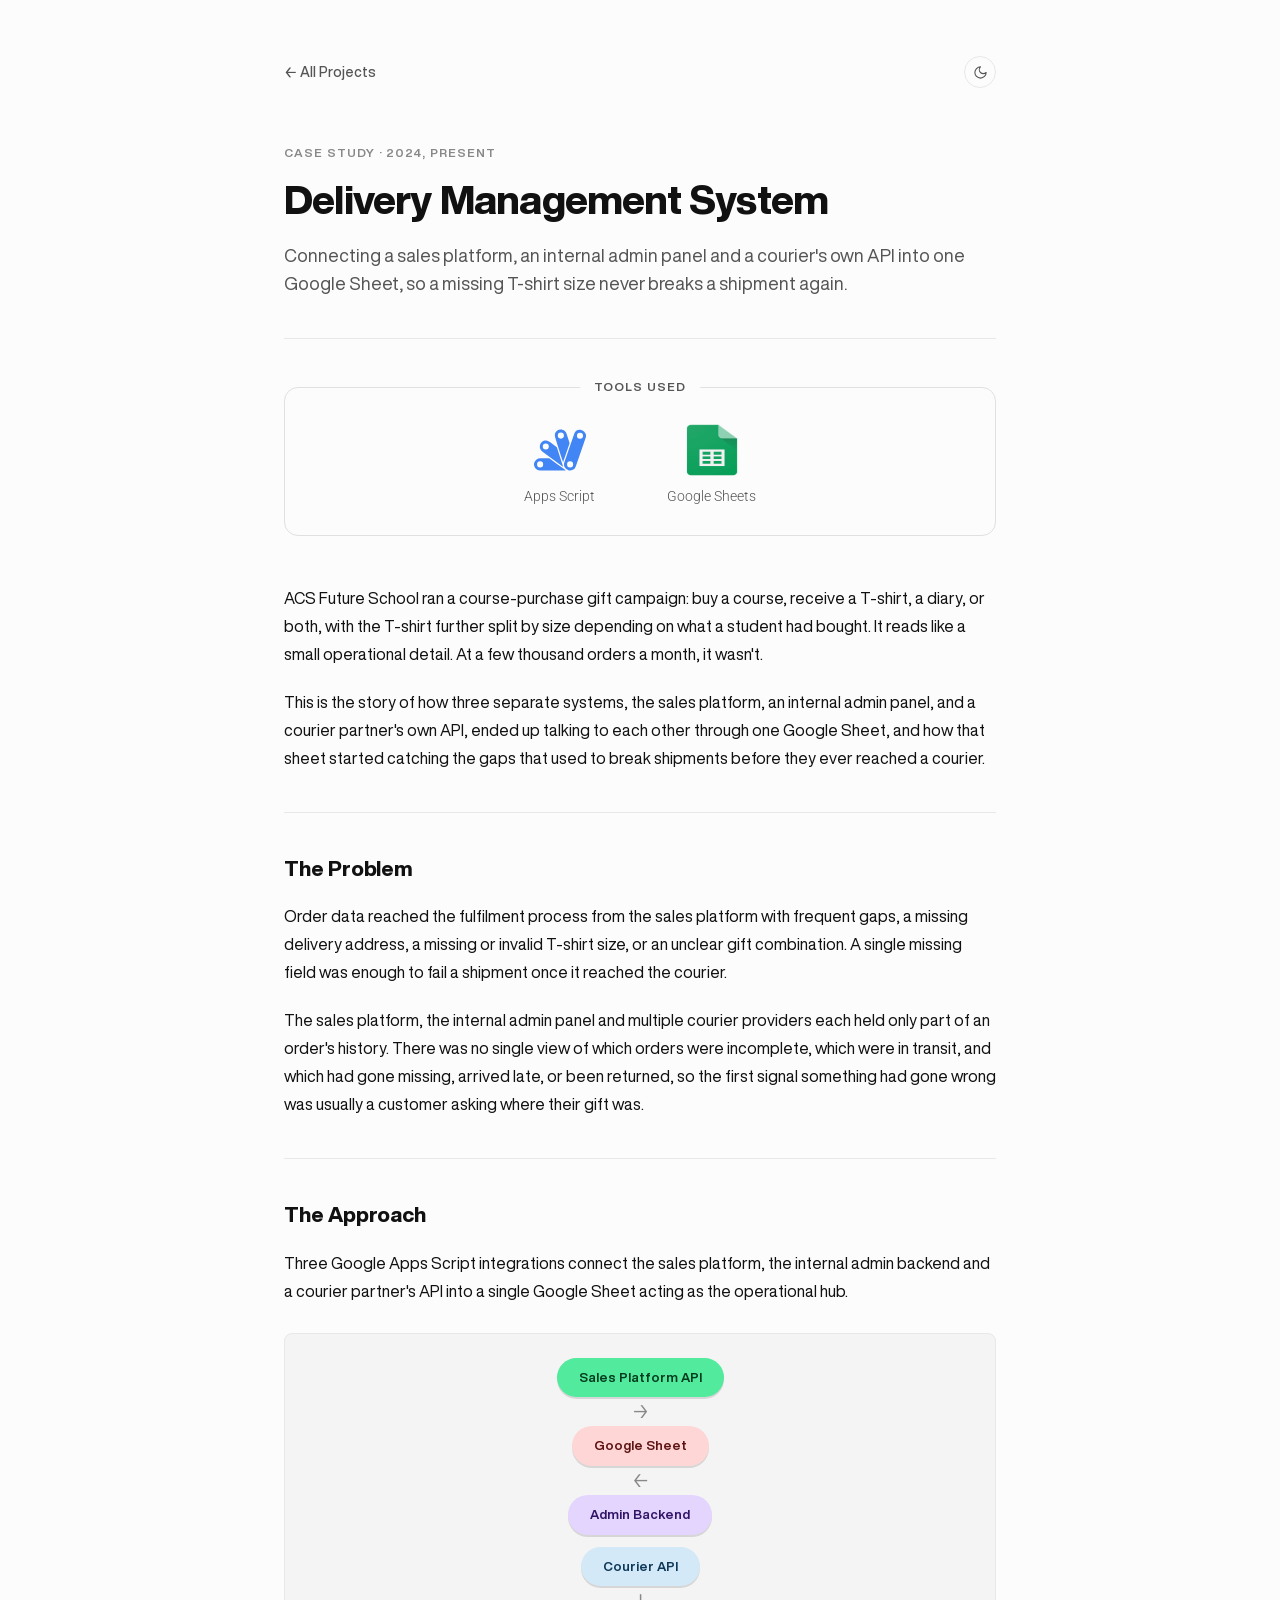
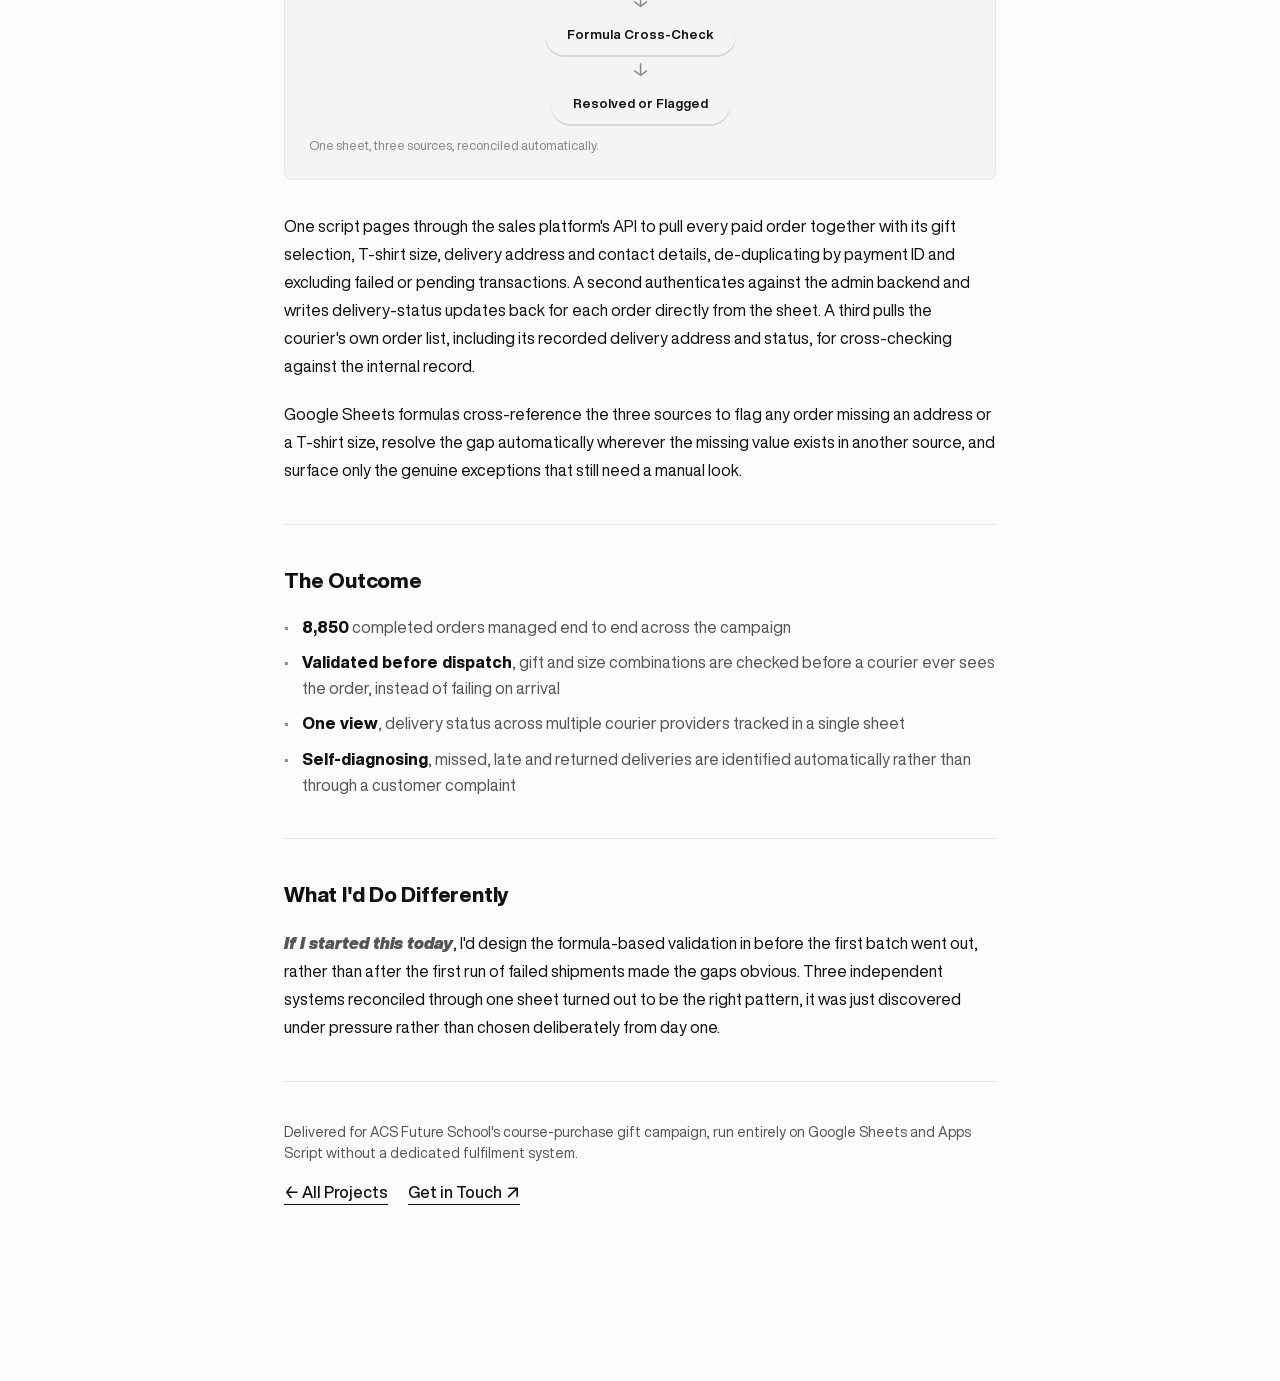
<file: project-delivery-management.html>
<!DOCTYPE html>
<html lang="en">

<head>
  <meta charset="UTF-8">
  <meta name="viewport" content="width=device-width, initial-scale=1.0">
  <title>Delivery Management System, Md. Tariquzzaman</title>
  <meta name="description"
  content="Case study: connecting a sales platform, an admin backend and a courier's API into one Google Sheet that validates gift data and tracks fulfilment across 8,850 orders.">
  <meta name="robots" content="noindex, nofollow">
  <link rel="preconnect" href="https://fonts.googleapis.com">
  <link rel="preconnect" href="https://fonts.gstatic.com" crossorigin>
  <link href="https://fonts.googleapis.com/css2?family=Roboto:wght@300&display=swap" rel="stylesheet">
  <link rel="stylesheet" href="styles.css">
  <link rel="icon" href="img/favicon.svg" type="image/svg+xml">
</head>

<body>

  <main class="essay-shell">

    <div class="essay-topbar">
      <a href="index.html#projects" class="essay-back">← All Projects</a>
      <button class="essay-theme-btn" id="theme-toggle" aria-label="Toggle Theme" title="Toggle Light / Dark Mode">
        <svg viewBox="0 0 24 24" fill="none" stroke="currentColor" stroke-width="1.75" stroke-linecap="round" stroke-linejoin="round">
          <path d="M12 3a6 6 0 0 0 9 9 9 9 0 1 1-9-9Z" />
        </svg>
      </button>
    </div>

    <div class="essay-meta">Case Study · 2024, Present</div>
    <h1 class="essay-title">Delivery Management System</h1>
    <p class="essay-standfirst">
      Connecting a sales platform, an internal admin panel and a courier's own API into one Google
      Sheet, so a missing T-shirt size never breaks a shipment again.
    </p>

    <div class="essay-tools-box">
      <span class="essay-tools-box-label">Tools Used</span>
      <div class="essay-tools-grid">
        <div class="essay-tool-item">
          <img src="img/tools/google-apps-script.svg" alt="Google Apps Script" class="essay-tool-icon">
          <span class="essay-tool-name">Apps Script</span>
        </div>
        <div class="essay-tool-item">
          <img src="img/tools/google-sheets.png" alt="Google Sheets" class="essay-tool-icon">
          <span class="essay-tool-name">Google Sheets</span>
        </div>
      </div>
    </div>

    <div class="essay-body">

      <p>
        ACS Future School ran a course-purchase gift campaign: buy a course, receive a T-shirt, a
        diary, or both, with the T-shirt further split by size depending on what a student had
        bought. It reads like a small operational detail. At a few thousand orders a month, it
        wasn't.
      </p>
      <p>
        This is the story of how three separate systems, the sales platform, an internal admin
        panel, and a courier partner's own API, ended up talking to each other through one Google
        Sheet, and how that sheet started catching the gaps that used to break shipments before
        they ever reached a courier.
      </p>

      <hr class="essay-rule">

      <h2 class="essay-section-title">The Problem</h2>
      <p>
        Order data reached the fulfilment process from the sales platform with frequent gaps, a
        missing delivery address, a missing or invalid T-shirt size, or an unclear gift
        combination. A single missing field was enough to fail a shipment once it reached the
        courier.
      </p>
      <p>
        The sales platform, the internal admin panel and multiple courier providers each held only
        part of an order's history. There was no single view of which orders were incomplete, which
        were in transit, and which had gone missing, arrived late, or been returned, so the first
        signal something had gone wrong was usually a customer asking where their gift was.
      </p>

      <hr class="essay-rule">

      <h2 class="essay-section-title">The Approach</h2>
      <p>
        Three Google Apps Script integrations connect the sales platform, the internal admin
        backend and a courier partner's API into a single Google Sheet acting as the operational
        hub.
      </p>

      <div class="essay-figure">
        <div class="essay-flow">
          <span class="essay-flow-step ef-green">Sales Platform API</span>
          <span class="essay-flow-arrow">→</span>
          <span class="essay-flow-step ef-pink">Google Sheet</span>
          <span class="essay-flow-arrow">←</span>
          <span class="essay-flow-step ef-purple">Admin Backend</span>
        </div>
        <div class="essay-flow" style="margin-top: 12px;">
          <span class="essay-flow-step ef-blue">Courier API</span>
          <span class="essay-flow-arrow">↓</span>
          <span class="essay-flow-step">Formula Cross-Check</span>
          <span class="essay-flow-arrow">↓</span>
          <span class="essay-flow-step">Resolved or Flagged</span>
        </div>
        <span class="essay-figure-caption">One sheet, three sources, reconciled automatically.</span>
      </div>

      <p>
        One script pages through the sales platform's API to pull every paid order together with
        its gift selection, T-shirt size, delivery address and contact details, de-duplicating by
        payment ID and excluding failed or pending transactions. A second authenticates against the
        admin backend and writes delivery-status updates back for each order directly from the
        sheet. A third pulls the courier's own order list, including its recorded delivery address
        and status, for cross-checking against the internal record.
      </p>
      <p>
        Google Sheets formulas cross-reference the three sources to flag any order missing an
        address or a T-shirt size, resolve the gap automatically wherever the missing value exists
        in another source, and surface only the genuine exceptions that still need a manual look.
      </p>

      <hr class="essay-rule">

      <h2 class="essay-section-title">The Outcome</h2>
      <ul class="essay-stat-list">
        <li><strong>8,850</strong> completed orders managed end to end across the campaign</li>
        <li><strong>Validated before dispatch</strong>, gift and size combinations are checked
          before a courier ever sees the order, instead of failing on arrival</li>
        <li><strong>One view</strong>, delivery status across multiple courier providers tracked in
          a single sheet</li>
        <li><strong>Self-diagnosing</strong>, missed, late and returned deliveries are identified
          automatically rather than through a customer complaint</li>
      </ul>

      <hr class="essay-rule">

      <h2 class="essay-section-title">What I'd Do Differently</h2>
      <p>
        <em>If I started this today</em>, I'd design the formula-based validation in before the
        first batch went out, rather than after the first run of failed shipments made the gaps
        obvious. Three independent systems reconciled through one sheet turned out to be the right
        pattern, it was just discovered under pressure rather than chosen deliberately from day
        one.
      </p>

    </div>

    <hr class="essay-rule">

    <div class="essay-footer">
      <p>Delivered for ACS Future School's course-purchase gift campaign, run entirely on Google
        Sheets and Apps Script without a dedicated fulfilment system.</p>
      <div class="essay-footer-links">
        <a href="index.html#projects" class="text-link">← All Projects</a>
        <a href="mailto:tariquzzaman01@gmail.com" class="text-link">Get in Touch ↗</a>
      </div>
    </div>

  </main>

  <script src="app.js"></script>
</body>

</html>
</file>
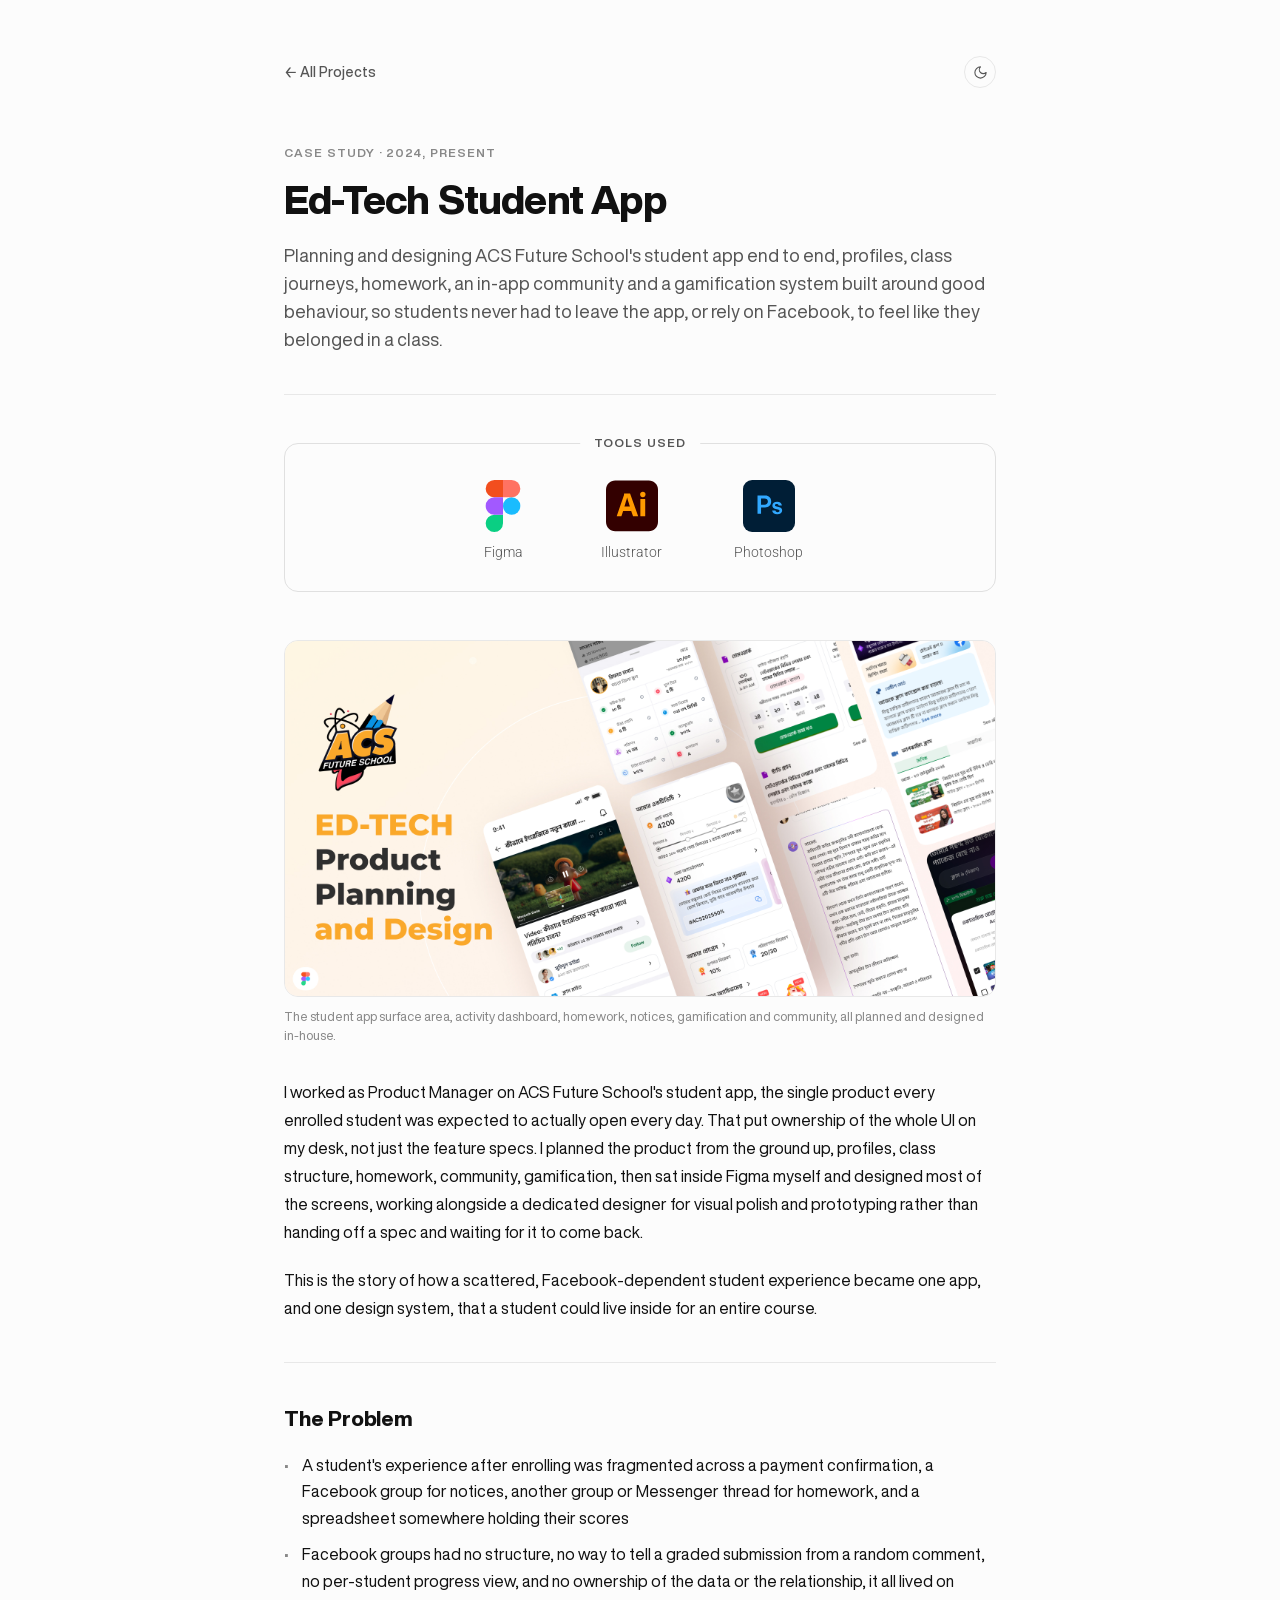
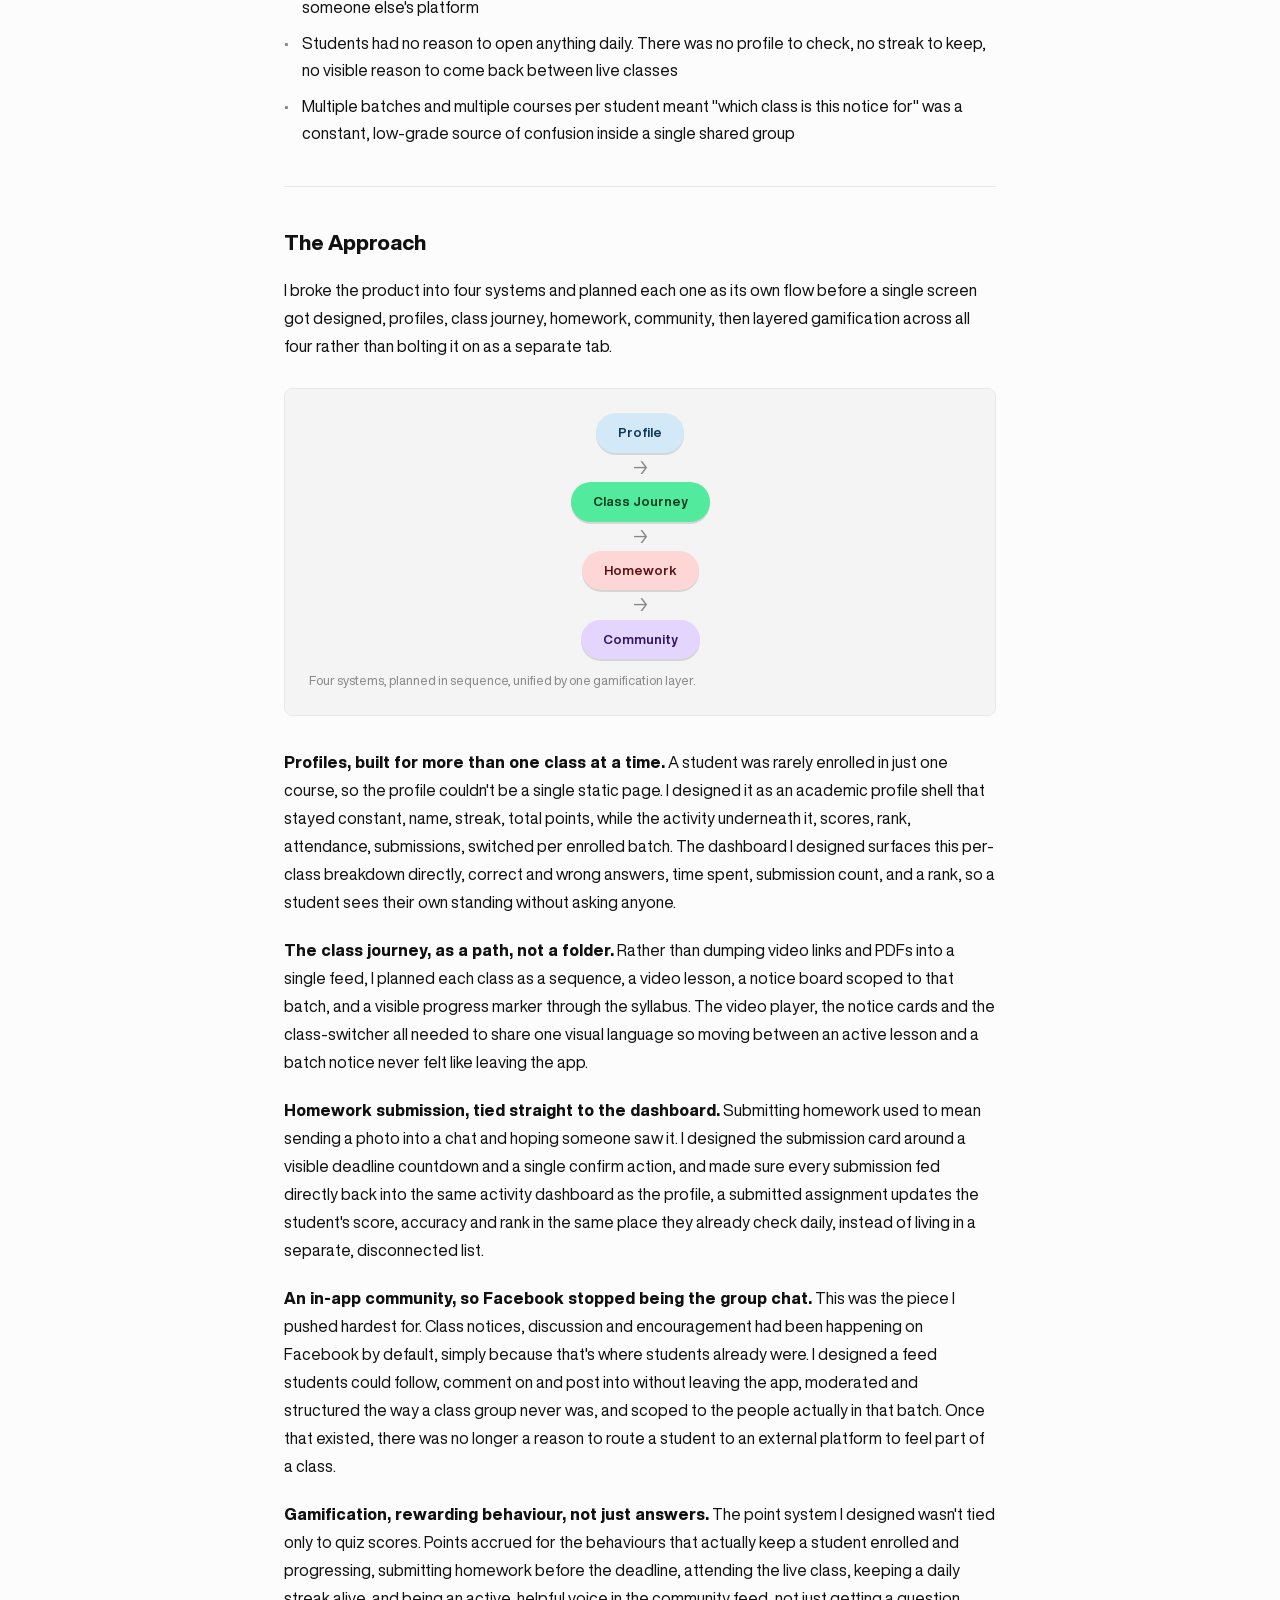
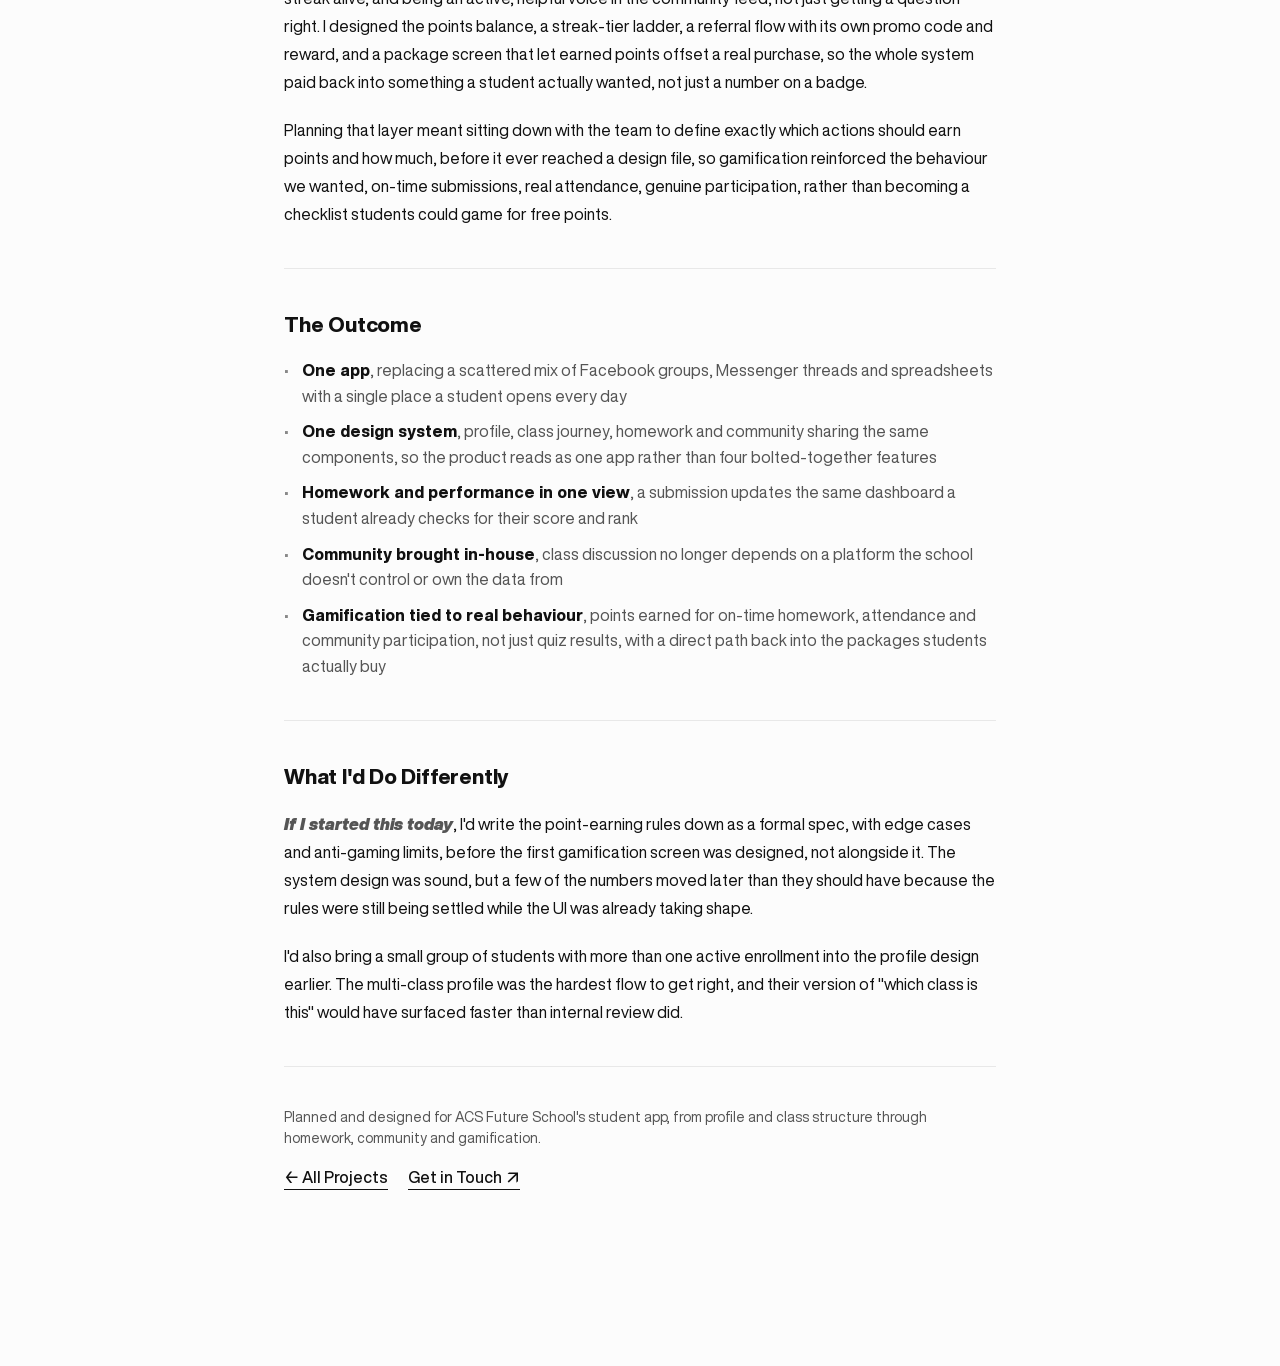
<file: project-edtech-ui.html>
<!DOCTYPE html>
<html lang="en">

<head>
  <meta charset="UTF-8">
  <meta name="viewport" content="width=device-width, initial-scale=1.0">
  <title>Ed-Tech Student App, Md. Tariquzzaman</title>
  <meta name="description"
  content="Case study: planning and designing ACS Future School's student app end to end, profiles, class journeys, homework submission, an in-app community and a behaviour-based gamification system.">
  <meta name="robots" content="noindex, nofollow">
  <link rel="preconnect" href="https://fonts.googleapis.com">
  <link rel="preconnect" href="https://fonts.gstatic.com" crossorigin>
  <link href="https://fonts.googleapis.com/css2?family=Roboto:wght@300&display=swap" rel="stylesheet">
  <link rel="stylesheet" href="styles.css">
  <link rel="icon" href="img/favicon.svg" type="image/svg+xml">
</head>

<body>

  <main class="essay-shell">

    <div class="essay-topbar">
      <a href="index.html#projects" class="essay-back">← All Projects</a>
      <button class="essay-theme-btn" id="theme-toggle" aria-label="Toggle Theme" title="Toggle Light / Dark Mode">
        <svg viewBox="0 0 24 24" fill="none" stroke="currentColor" stroke-width="1.75" stroke-linecap="round" stroke-linejoin="round">
          <path d="M12 3a6 6 0 0 0 9 9 9 9 0 1 1-9-9Z" />
        </svg>
      </button>
    </div>

    <div class="essay-meta">Case Study · 2024, Present</div>
    <h1 class="essay-title">Ed-Tech Student App</h1>
    <p class="essay-standfirst">
      Planning and designing ACS Future School's student app end to end, profiles, class journeys,
      homework, an in-app community and a gamification system built around good behaviour, so
      students never had to leave the app, or rely on Facebook, to feel like they belonged in a class.
    </p>

    <div class="essay-tools-box">
      <span class="essay-tools-box-label">Tools Used</span>
      <div class="essay-tools-grid">
        <div class="essay-tool-item">
          <img src="img/tools/figma.svg" alt="Figma" class="essay-tool-icon">
          <span class="essay-tool-name">Figma</span>
        </div>
        <div class="essay-tool-item">
          <img src="img/tools/adobeillustrator.svg" alt="Adobe Illustrator" class="essay-tool-icon">
          <span class="essay-tool-name">Illustrator</span>
        </div>
        <div class="essay-tool-item">
          <img src="img/tools/adobephotoshop.svg" alt="Adobe Photoshop" class="essay-tool-icon">
          <span class="essay-tool-name">Photoshop</span>
        </div>
      </div>
    </div>

    <figure class="essay-image-figure">
      <img src="img/projects/edtech-ui/cover.jpg" alt="Screens from the ACS Future School student app: activity dashboard, homework submission, class notices, gamification points and streaks, video lessons and the in-app community feed" loading="lazy">
      <span class="essay-image-caption">The student app surface area, activity dashboard, homework, notices, gamification and community, all planned and designed in-house.</span>
    </figure>

    <div class="essay-body">

      <p>
        I worked as Product Manager on ACS Future School's student app, the single product every
        enrolled student was expected to actually open every day. That put ownership of the whole UI
        on my desk, not just the feature specs. I planned the product from the ground up, profiles,
        class structure, homework, community, gamification, then sat inside Figma myself and designed
        most of the screens, working alongside a dedicated designer for visual polish and prototyping
        rather than handing off a spec and waiting for it to come back.
      </p>
      <p>
        This is the story of how a scattered, Facebook-dependent student experience became one app,
        and one design system, that a student could live inside for an entire course.
      </p>

      <hr class="essay-rule">

      <h2 class="essay-section-title">The Problem</h2>
      <ul class="essay-list">
        <li>A student's experience after enrolling was fragmented across a payment confirmation, a
          Facebook group for notices, another group or Messenger thread for homework, and a
          spreadsheet somewhere holding their scores</li>
        <li>Facebook groups had no structure, no way to tell a graded submission from a random
          comment, no per-student progress view, and no ownership of the data or the relationship,
          it all lived on someone else's platform</li>
        <li>Students had no reason to open anything daily. There was no profile to check, no streak
          to keep, no visible reason to come back between live classes</li>
        <li>Multiple batches and multiple courses per student meant "which class is this notice for"
          was a constant, low-grade source of confusion inside a single shared group</li>
      </ul>

      <hr class="essay-rule">

      <h2 class="essay-section-title">The Approach</h2>
      <p>
        I broke the product into four systems and planned each one as its own flow before a single
        screen got designed, profiles, class journey, homework, community, then layered gamification
        across all four rather than bolting it on as a separate tab.
      </p>

      <div class="essay-figure">
        <div class="essay-flow">
          <span class="essay-flow-step ef-blue">Profile</span>
          <span class="essay-flow-arrow">→</span>
          <span class="essay-flow-step ef-green">Class Journey</span>
          <span class="essay-flow-arrow">→</span>
          <span class="essay-flow-step ef-pink">Homework</span>
          <span class="essay-flow-arrow">→</span>
          <span class="essay-flow-step ef-purple">Community</span>
        </div>
        <span class="essay-figure-caption">Four systems, planned in sequence, unified by one gamification layer.</span>
      </div>

      <p><strong>Profiles, built for more than one class at a time.</strong> A student was rarely
        enrolled in just one course, so the profile couldn't be a single static page. I designed it
        as an academic profile shell that stayed constant, name, streak, total points, while the
        activity underneath it, scores, rank, attendance, submissions, switched per enrolled batch.
        The dashboard I designed surfaces this per-class breakdown directly, correct and wrong
        answers, time spent, submission count, and a rank, so a student sees their own standing
        without asking anyone.</p>

      <p><strong>The class journey, as a path, not a folder.</strong> Rather than dumping video links
        and PDFs into a single feed, I planned each class as a sequence, a video lesson, a notice
        board scoped to that batch, and a visible progress marker through the syllabus. The video
        player, the notice cards and the class-switcher all needed to share one visual language so
        moving between an active lesson and a batch notice never felt like leaving the app.</p>

      <p><strong>Homework submission, tied straight to the dashboard.</strong> Submitting homework
        used to mean sending a photo into a chat and hoping someone saw it. I designed the submission
        card around a visible deadline countdown and a single confirm action, and made sure every
        submission fed directly back into the same activity dashboard as the profile, a submitted
        assignment updates the student's score, accuracy and rank in the same place they already
        check daily, instead of living in a separate, disconnected list.</p>

      <p><strong>An in-app community, so Facebook stopped being the group chat.</strong> This was the
        piece I pushed hardest for. Class notices, discussion and encouragement had been happening on
        Facebook by default, simply because that's where students already were. I designed a feed
        students could follow, comment on and post into without leaving the app, moderated and
        structured the way a class group never was, and scoped to the people actually in that batch.
        Once that existed, there was no longer a reason to route a student to an external platform to
        feel part of a class.</p>

      <p><strong>Gamification, rewarding behaviour, not just answers.</strong> The point system I
        designed wasn't tied only to quiz scores. Points accrued for the behaviours that actually
        keep a student enrolled and progressing, submitting homework before the deadline, attending
        the live class, keeping a daily streak alive, and being an active, helpful voice in the
        community feed, not just getting a question right. I designed the points balance, a
        streak-tier ladder, a referral flow with its own promo code and reward, and a package screen
        that let earned points offset a real purchase, so the whole system paid back into something a
        student actually wanted, not just a number on a badge.</p>

      <p>
        Planning that layer meant sitting down with the team to define exactly which actions should
        earn points and how much, before it ever reached a design file, so gamification reinforced
        the behaviour we wanted, on-time submissions, real attendance, genuine participation, rather
        than becoming a checklist students could game for free points.
      </p>

      <hr class="essay-rule">

      <h2 class="essay-section-title">The Outcome</h2>
      <ul class="essay-stat-list">
        <li><strong>One app</strong>, replacing a scattered mix of Facebook groups, Messenger threads
          and spreadsheets with a single place a student opens every day</li>
        <li><strong>One design system</strong>, profile, class journey, homework and community sharing
          the same components, so the product reads as one app rather than four bolted-together
          features</li>
        <li><strong>Homework and performance in one view</strong>, a submission updates the same
          dashboard a student already checks for their score and rank</li>
        <li><strong>Community brought in-house</strong>, class discussion no longer depends on a
          platform the school doesn't control or own the data from</li>
        <li><strong>Gamification tied to real behaviour</strong>, points earned for on-time homework,
          attendance and community participation, not just quiz results, with a direct path back into
          the packages students actually buy</li>
      </ul>

      <hr class="essay-rule">

      <h2 class="essay-section-title">What I'd Do Differently</h2>
      <p>
        <em>If I started this today</em>, I'd write the point-earning rules down as a formal spec,
        with edge cases and anti-gaming limits, before the first gamification screen was designed,
        not alongside it. The system design was sound, but a few of the numbers moved later than they
        should have because the rules were still being settled while the UI was already taking shape.
      </p>
      <p>
        I'd also bring a small group of students with more than one active enrollment into the
        profile design earlier. The multi-class profile was the hardest flow to get right, and their
        version of "which class is this" would have surfaced faster than internal review did.
      </p>

    </div>

    <hr class="essay-rule">

    <div class="essay-footer">
      <p>Planned and designed for ACS Future School's student app, from profile and class structure
        through homework, community and gamification.</p>
      <div class="essay-footer-links">
        <a href="index.html#projects" class="text-link">← All Projects</a>
        <a href="mailto:tariquzzaman01@gmail.com" class="text-link">Get in Touch ↗</a>
      </div>
    </div>

  </main>

  <script src="app.js"></script>
</body>

</html>
</file>
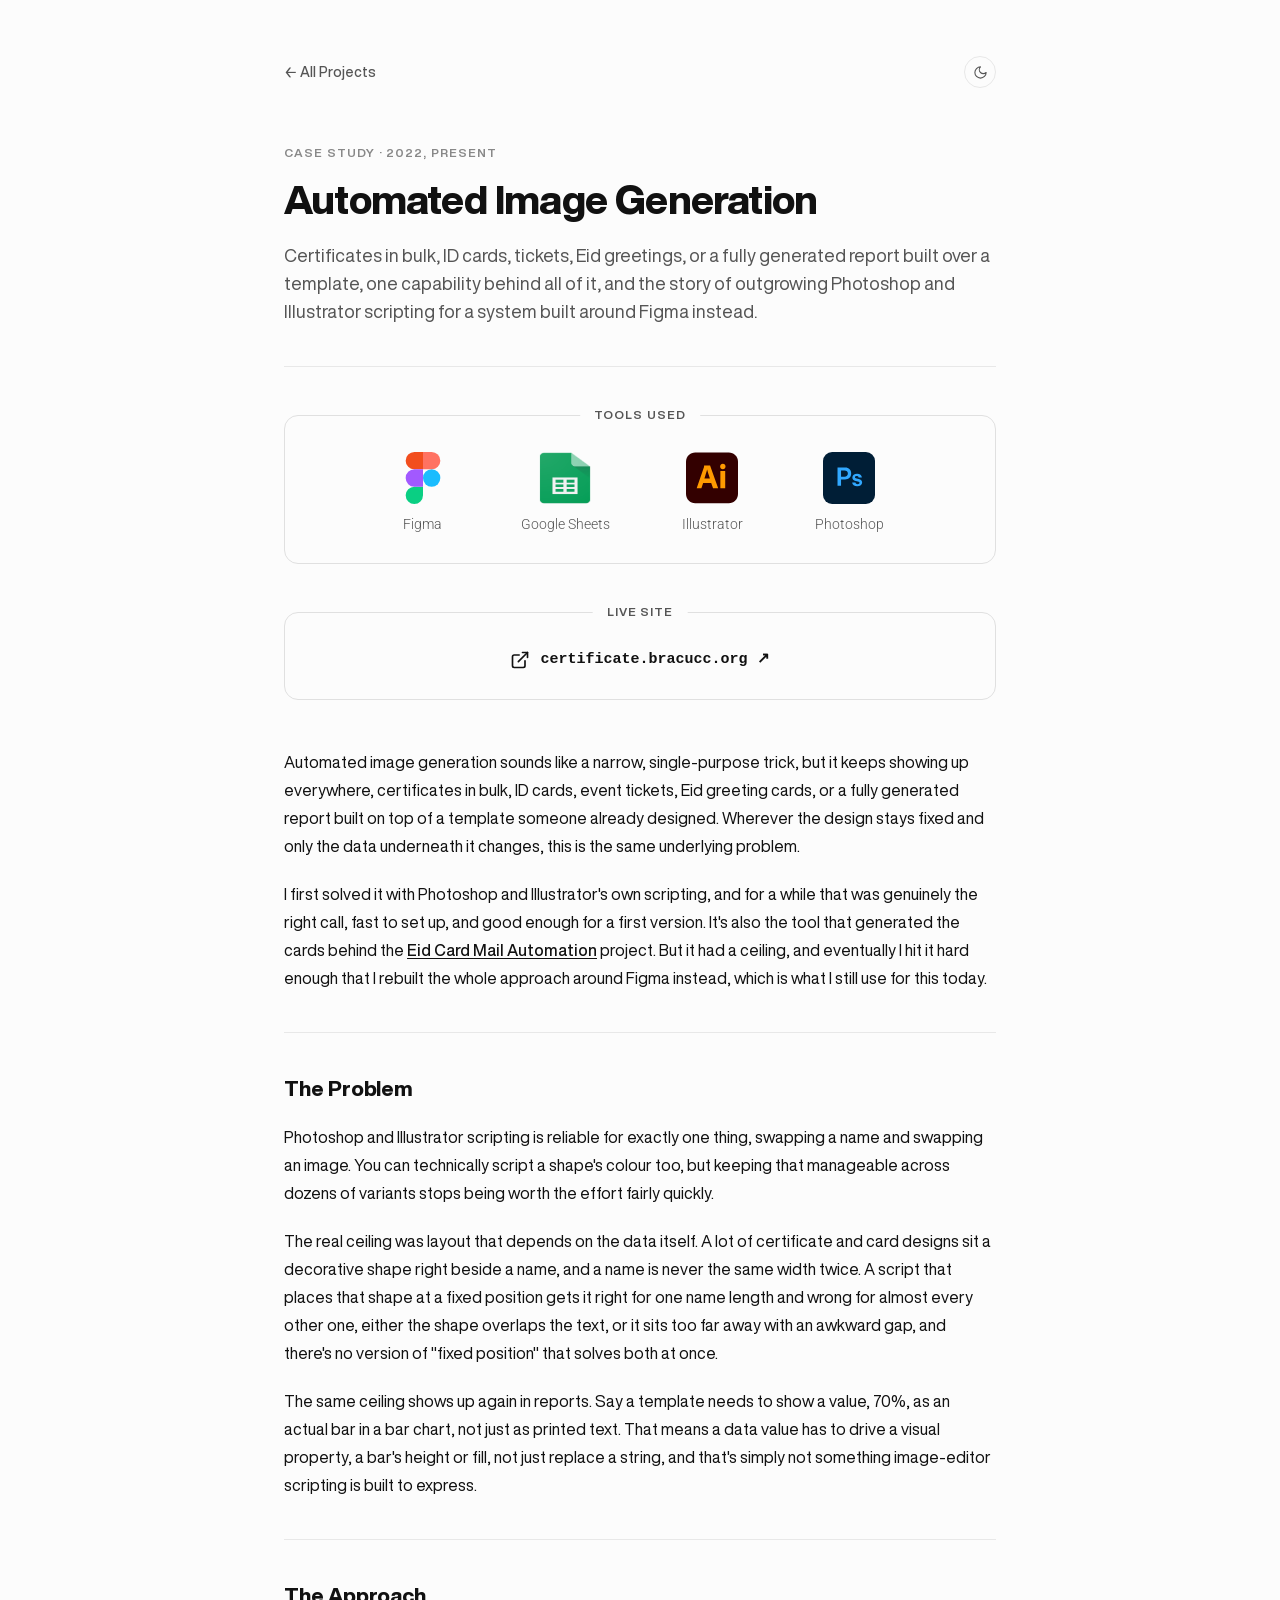
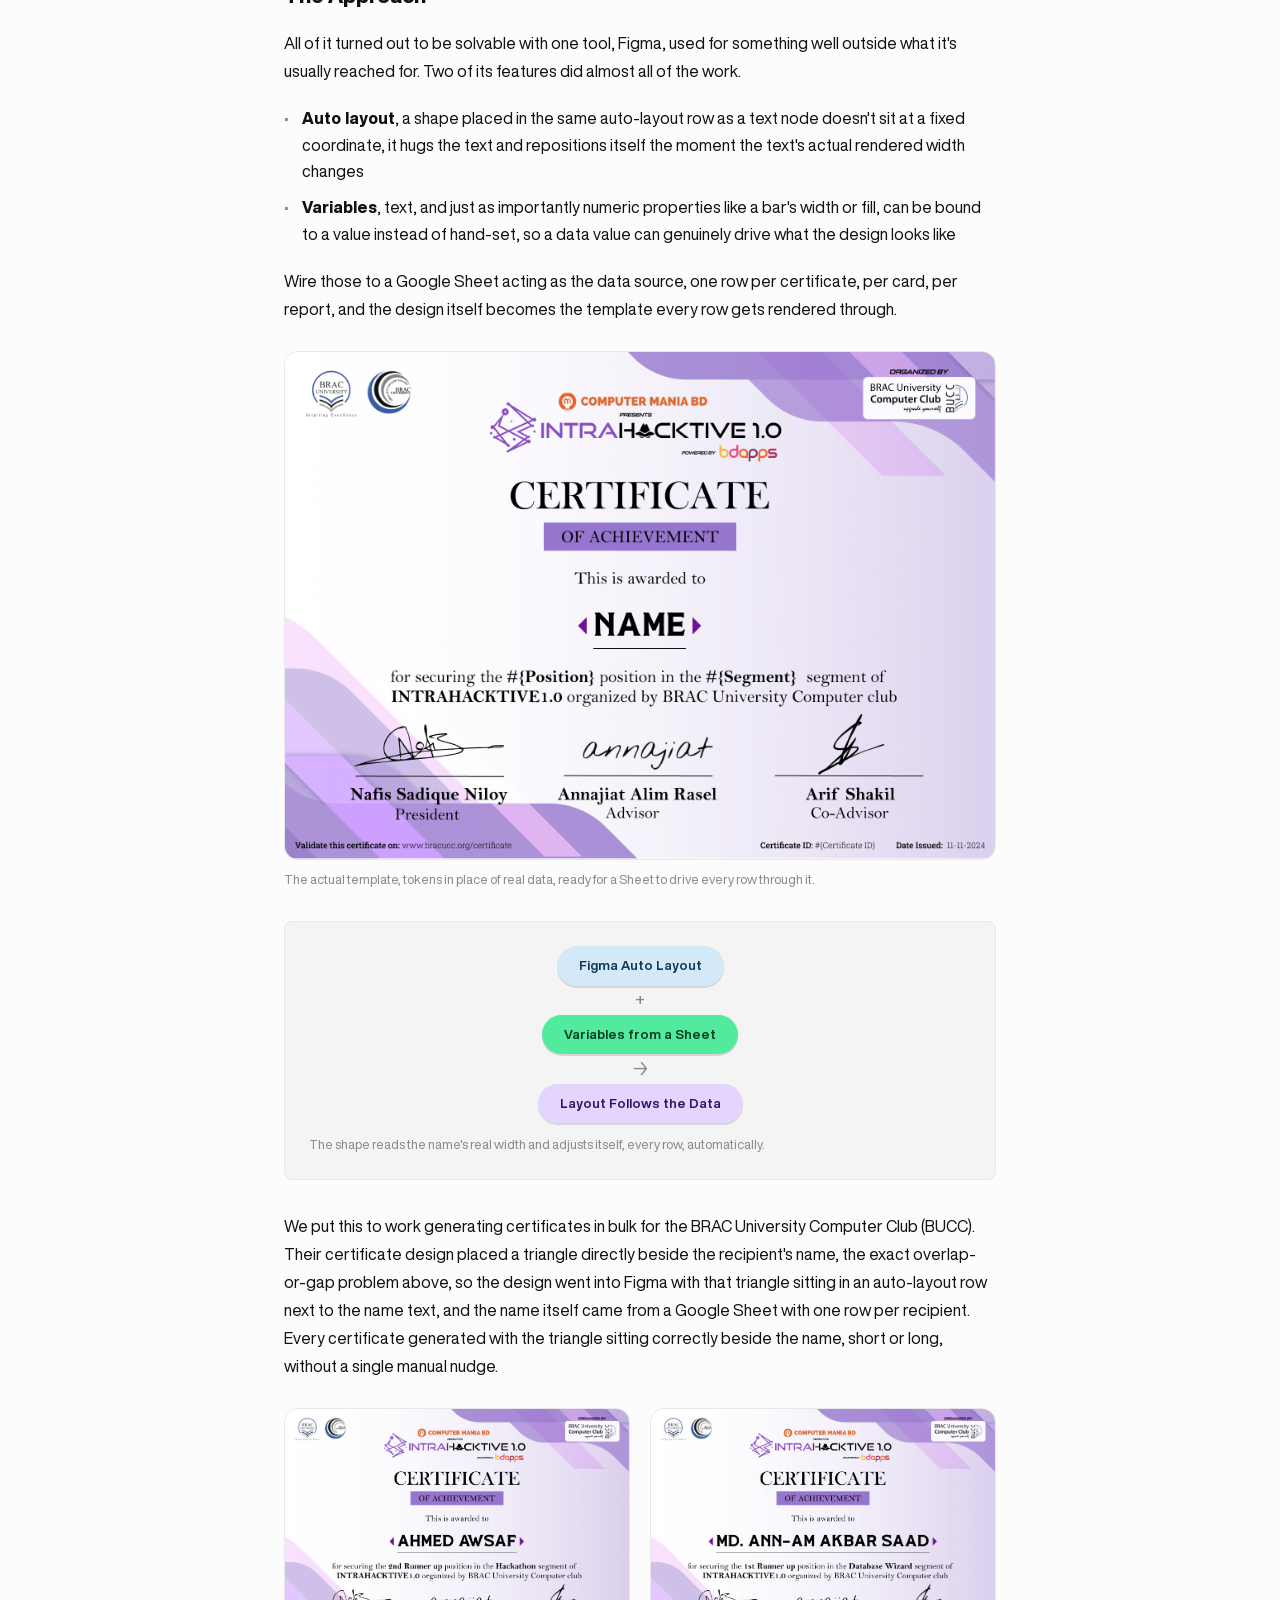
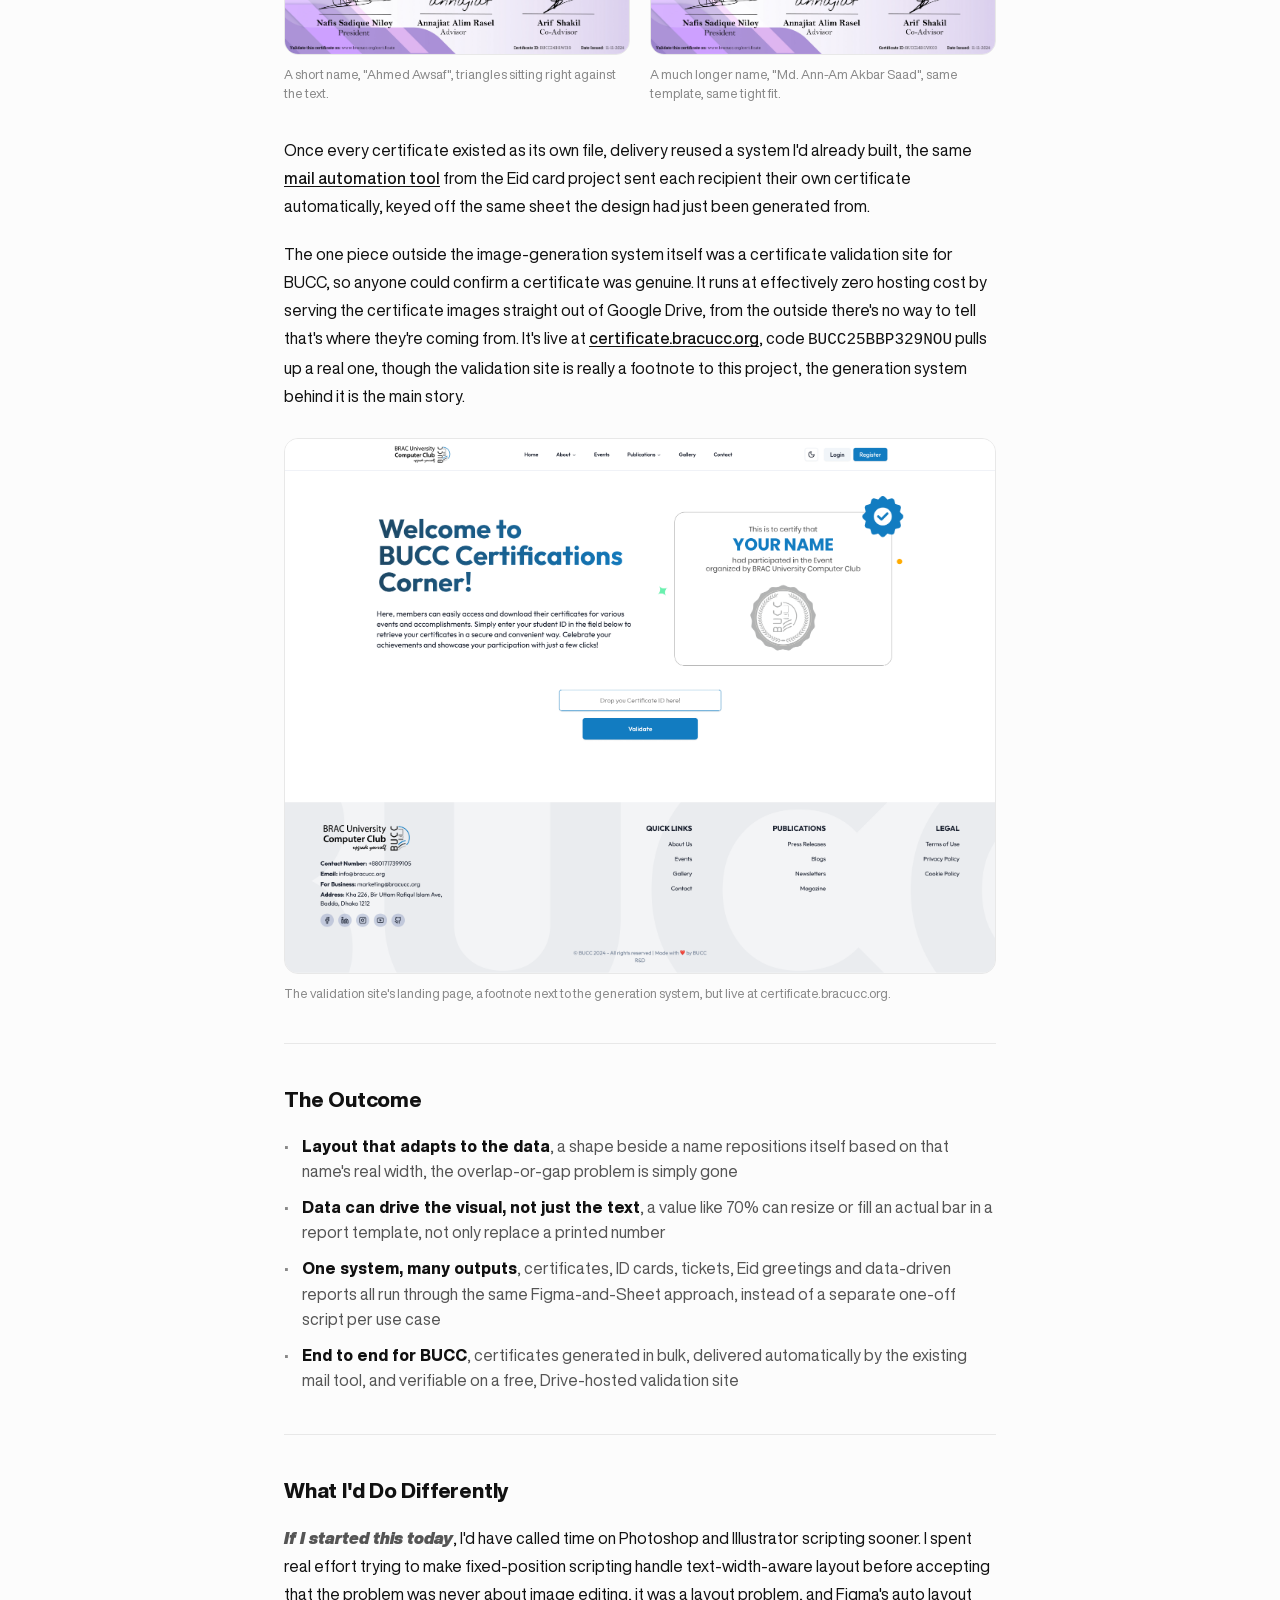
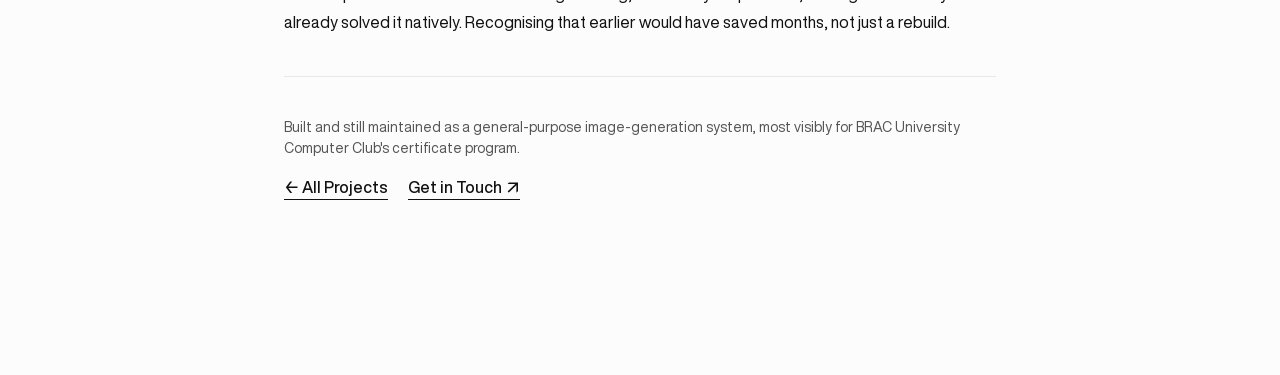
<file: project-image-generation.html>
<!DOCTYPE html>
<html lang="en">

<head>
  <meta charset="UTF-8">
  <meta name="viewport" content="width=device-width, initial-scale=1.0">
  <title>Automated Image Generation, Md. Tariquzzaman</title>
  <meta name="description"
  content="Case study: moving bulk certificate, ID card and report generation from Photoshop/Illustrator scripting to a Figma-based system that lays itself out around real data, including a bulk certificate run for BRAC University Computer Club.">
  <meta name="robots" content="noindex, nofollow">
  <link rel="preconnect" href="https://fonts.googleapis.com">
  <link rel="preconnect" href="https://fonts.gstatic.com" crossorigin>
  <link href="https://fonts.googleapis.com/css2?family=Roboto:wght@300&display=swap" rel="stylesheet">
  <link rel="stylesheet" href="styles.css">
  <link rel="icon" href="img/favicon.svg" type="image/svg+xml">
</head>

<body>

  <main class="essay-shell">

    <div class="essay-topbar">
      <a href="index.html#projects" class="essay-back">← All Projects</a>
      <button class="essay-theme-btn" id="theme-toggle" aria-label="Toggle Theme" title="Toggle Light / Dark Mode">
        <svg viewBox="0 0 24 24" fill="none" stroke="currentColor" stroke-width="1.75" stroke-linecap="round" stroke-linejoin="round">
          <path d="M12 3a6 6 0 0 0 9 9 9 9 0 1 1-9-9Z" />
        </svg>
      </button>
    </div>

    <div class="essay-meta">Case Study · 2022, Present</div>
    <h1 class="essay-title">Automated Image Generation</h1>
    <p class="essay-standfirst">
      Certificates in bulk, ID cards, tickets, Eid greetings, or a fully generated report built over a
      template, one capability behind all of it, and the story of outgrowing Photoshop and Illustrator
      scripting for a system built around Figma instead.
    </p>

    <div class="essay-tools-box">
      <span class="essay-tools-box-label">Tools Used</span>
      <div class="essay-tools-grid">
        <div class="essay-tool-item">
          <img src="img/tools/figma.svg" alt="Figma" class="essay-tool-icon">
          <span class="essay-tool-name">Figma</span>
        </div>
        <div class="essay-tool-item">
          <img src="img/tools/google-sheets.png" alt="Google Sheets" class="essay-tool-icon">
          <span class="essay-tool-name">Google Sheets</span>
        </div>
        <div class="essay-tool-item">
          <img src="img/tools/adobeillustrator.svg" alt="Adobe Illustrator" class="essay-tool-icon">
          <span class="essay-tool-name">Illustrator</span>
        </div>
        <div class="essay-tool-item">
          <img src="img/tools/adobephotoshop.svg" alt="Adobe Photoshop" class="essay-tool-icon">
          <span class="essay-tool-name">Photoshop</span>
        </div>
      </div>
    </div>

    <div class="essay-tools-box">
      <span class="essay-tools-box-label">Live Site</span>
      <div class="essay-tools-grid">
        <a href="https://certificate.bracucc.org/" target="_blank" rel="noopener noreferrer" class="essay-repo-link">
          <svg viewBox="0 0 24 24" width="20" height="20" fill="none" stroke="currentColor" stroke-width="2" stroke-linecap="round" stroke-linejoin="round" aria-hidden="true" focusable="false">
            <path d="M18 13v6a2 2 0 0 1-2 2H5a2 2 0 0 1-2-2V8a2 2 0 0 1 2-2h6" />
            <polyline points="15 3 21 3 21 9" />
            <line x1="10" x2="21" y1="14" y2="3" />
          </svg>
          <span>certificate.bracucc.org ↗</span>
        </a>
      </div>
    </div>

    <div class="essay-body">

      <p>
        Automated image generation sounds like a narrow, single-purpose trick, but it keeps showing
        up everywhere, certificates in bulk, ID cards, event tickets, Eid greeting cards, or a fully
        generated report built on top of a template someone already designed. Wherever the design
        stays fixed and only the data underneath it changes, this is the same underlying problem.
      </p>
      <p>
        I first solved it with Photoshop and Illustrator's own scripting, and for a while that was
        genuinely the right call, fast to set up, and good enough for a first version. It's also the
        tool that generated the cards behind the
        <a href="project-automate-mail.html" class="text-link">Eid Card Mail Automation</a> project.
        But it had a ceiling, and eventually I hit it hard enough that I rebuilt the whole approach
        around Figma instead, which is what I still use for this today.
      </p>

      <hr class="essay-rule">

      <h2 class="essay-section-title">The Problem</h2>
      <p>
        Photoshop and Illustrator scripting is reliable for exactly one thing, swapping a name and
        swapping an image. You can technically script a shape's colour too, but keeping that
        manageable across dozens of variants stops being worth the effort fairly quickly.
      </p>
      <p>
        The real ceiling was layout that depends on the data itself. A lot of certificate and card
        designs sit a decorative shape right beside a name, and a name is never the same width twice.
        A script that places that shape at a fixed position gets it right for one name length and
        wrong for almost every other one, either the shape overlaps the text, or it sits too far away
        with an awkward gap, and there's no version of "fixed position" that solves both at once.
      </p>

      <p>
        The same ceiling shows up again in reports. Say a template needs to show a value, 70%, as an
        actual bar in a bar chart, not just as printed text. That means a data value has to drive a
        visual property, a bar's height or fill, not just replace a string, and that's simply not
        something image-editor scripting is built to express.
      </p>

      <hr class="essay-rule">

      <h2 class="essay-section-title">The Approach</h2>
      <p>
        All of it turned out to be solvable with one tool, Figma, used for something well outside
        what it's usually reached for. Two of its features did almost all of the work.
      </p>
      <ul class="essay-list">
        <li><strong>Auto layout</strong>, a shape placed in the same auto-layout row as a text node
          doesn't sit at a fixed coordinate, it hugs the text and repositions itself the moment the
          text's actual rendered width changes</li>
        <li><strong>Variables</strong>, text, and just as importantly numeric properties like a bar's
          width or fill, can be bound to a value instead of hand-set, so a data value can genuinely
          drive what the design looks like</li>
      </ul>
      <p>
        Wire those to a Google Sheet acting as the data source, one row per certificate, per card, per
        report, and the design itself becomes the template every row gets rendered through.
      </p>

      <figure class="essay-image-figure">
        <img src="img/projects/image-generation/template.png" alt="The blank Figma certificate template with NAME, #{Position}, #{Segment} and #(Certificate ID) placeholder tokens" loading="lazy">
        <span class="essay-image-caption">The actual template, tokens in place of real data, ready for a Sheet to drive every row through it.</span>
      </figure>

      <div class="essay-figure">
        <div class="essay-flow">
          <span class="essay-flow-step ef-blue">Figma Auto Layout</span>
          <span class="essay-flow-arrow">+</span>
          <span class="essay-flow-step ef-green">Variables from a Sheet</span>
          <span class="essay-flow-arrow">→</span>
          <span class="essay-flow-step ef-purple">Layout Follows the Data</span>
        </div>
        <span class="essay-figure-caption">The shape reads the name's real width and adjusts itself, every row, automatically.</span>
      </div>

      <p>
        We put this to work generating certificates in bulk for the BRAC University Computer Club
        (BUCC). Their certificate design placed a triangle directly beside the recipient's name, the
        exact overlap-or-gap problem above, so the design went into Figma with that triangle sitting
        in an auto-layout row next to the name text, and the name itself came from a Google Sheet with
        one row per recipient. Every certificate generated with the triangle sitting correctly beside
        the name, short or long, without a single manual nudge.
      </p>

      <div class="essay-image-row">
        <figure class="essay-image-figure">
          <img src="img/projects/image-generation/name-short.jpg" alt="Generated certificate for a short name, Ahmed Awsaf, with the triangle markers sitting tight against the text" loading="lazy">
          <span class="essay-image-caption">A short name, "Ahmed Awsaf", triangles sitting right against the text.</span>
        </figure>
        <figure class="essay-image-figure">
          <img src="img/projects/image-generation/name-long.jpg" alt="Generated certificate for a long name, Md. Ann-Am Akbar Saad, with the triangle markers still sitting tight against the text" loading="lazy">
          <span class="essay-image-caption">A much longer name, "Md. Ann-Am Akbar Saad", same template, same tight fit.</span>
        </figure>
      </div>

      <p>
        Once every certificate existed as its own file, delivery reused a system I'd already built,
        the same <a href="project-automate-mail.html" class="text-link">mail automation tool</a> from
        the Eid card project sent each recipient their own certificate automatically, keyed off the
        same sheet the design had just been generated from.
      </p>
      <p>
        The one piece outside the image-generation system itself was a certificate validation site for
        BUCC, so anyone could confirm a certificate was genuine. It runs at effectively zero hosting
        cost by serving the certificate images straight out of Google Drive, from the outside there's
        no way to tell that's where they're coming from. It's live at
        <a href="https://certificate.bracucc.org/" target="_blank" rel="noopener noreferrer" class="text-link">certificate.bracucc.org</a>,
        code <code>BUCC25BBP329NOU</code> pulls up a real one, though the validation site is really a
        footnote to this project, the generation system behind it is the main story.
      </p>

      <figure class="essay-image-figure">
        <img src="img/projects/image-generation/validation-landing.png" alt="The BUCC Certifications Corner landing page, with a field to enter a certificate ID and validate it" loading="lazy">
        <span class="essay-image-caption">The validation site's landing page, a footnote next to the generation system, but live at certificate.bracucc.org.</span>
      </figure>

      <hr class="essay-rule">

      <h2 class="essay-section-title">The Outcome</h2>
      <ul class="essay-stat-list">
        <li><strong>Layout that adapts to the data</strong>, a shape beside a name repositions itself
          based on that name's real width, the overlap-or-gap problem is simply gone</li>
        <li><strong>Data can drive the visual, not just the text</strong>, a value like 70% can resize
          or fill an actual bar in a report template, not only replace a printed number</li>
        <li><strong>One system, many outputs</strong>, certificates, ID cards, tickets, Eid greetings
          and data-driven reports all run through the same Figma-and-Sheet approach, instead of a
          separate one-off script per use case</li>
        <li><strong>End to end for BUCC</strong>, certificates generated in bulk, delivered
          automatically by the existing mail tool, and verifiable on a free, Drive-hosted validation
          site</li>
      </ul>

      <hr class="essay-rule">

      <h2 class="essay-section-title">What I'd Do Differently</h2>
      <p>
        <em>If I started this today</em>, I'd have called time on Photoshop and Illustrator scripting
        sooner. I spent real effort trying to make fixed-position scripting handle text-width-aware
        layout before accepting that the problem was never about image editing, it was a layout
        problem, and Figma's auto layout already solved it natively. Recognising that earlier would
        have saved months, not just a rebuild.
      </p>

    </div>

    <hr class="essay-rule">

    <div class="essay-footer">
      <p>Built and still maintained as a general-purpose image-generation system, most visibly for
        BRAC University Computer Club's certificate program.</p>
      <div class="essay-footer-links">
        <a href="index.html#projects" class="text-link">← All Projects</a>
        <a href="mailto:tariquzzaman01@gmail.com" class="text-link">Get in Touch ↗</a>
      </div>
    </div>

  </main>

  <script src="app.js"></script>
</body>

</html>
</file>
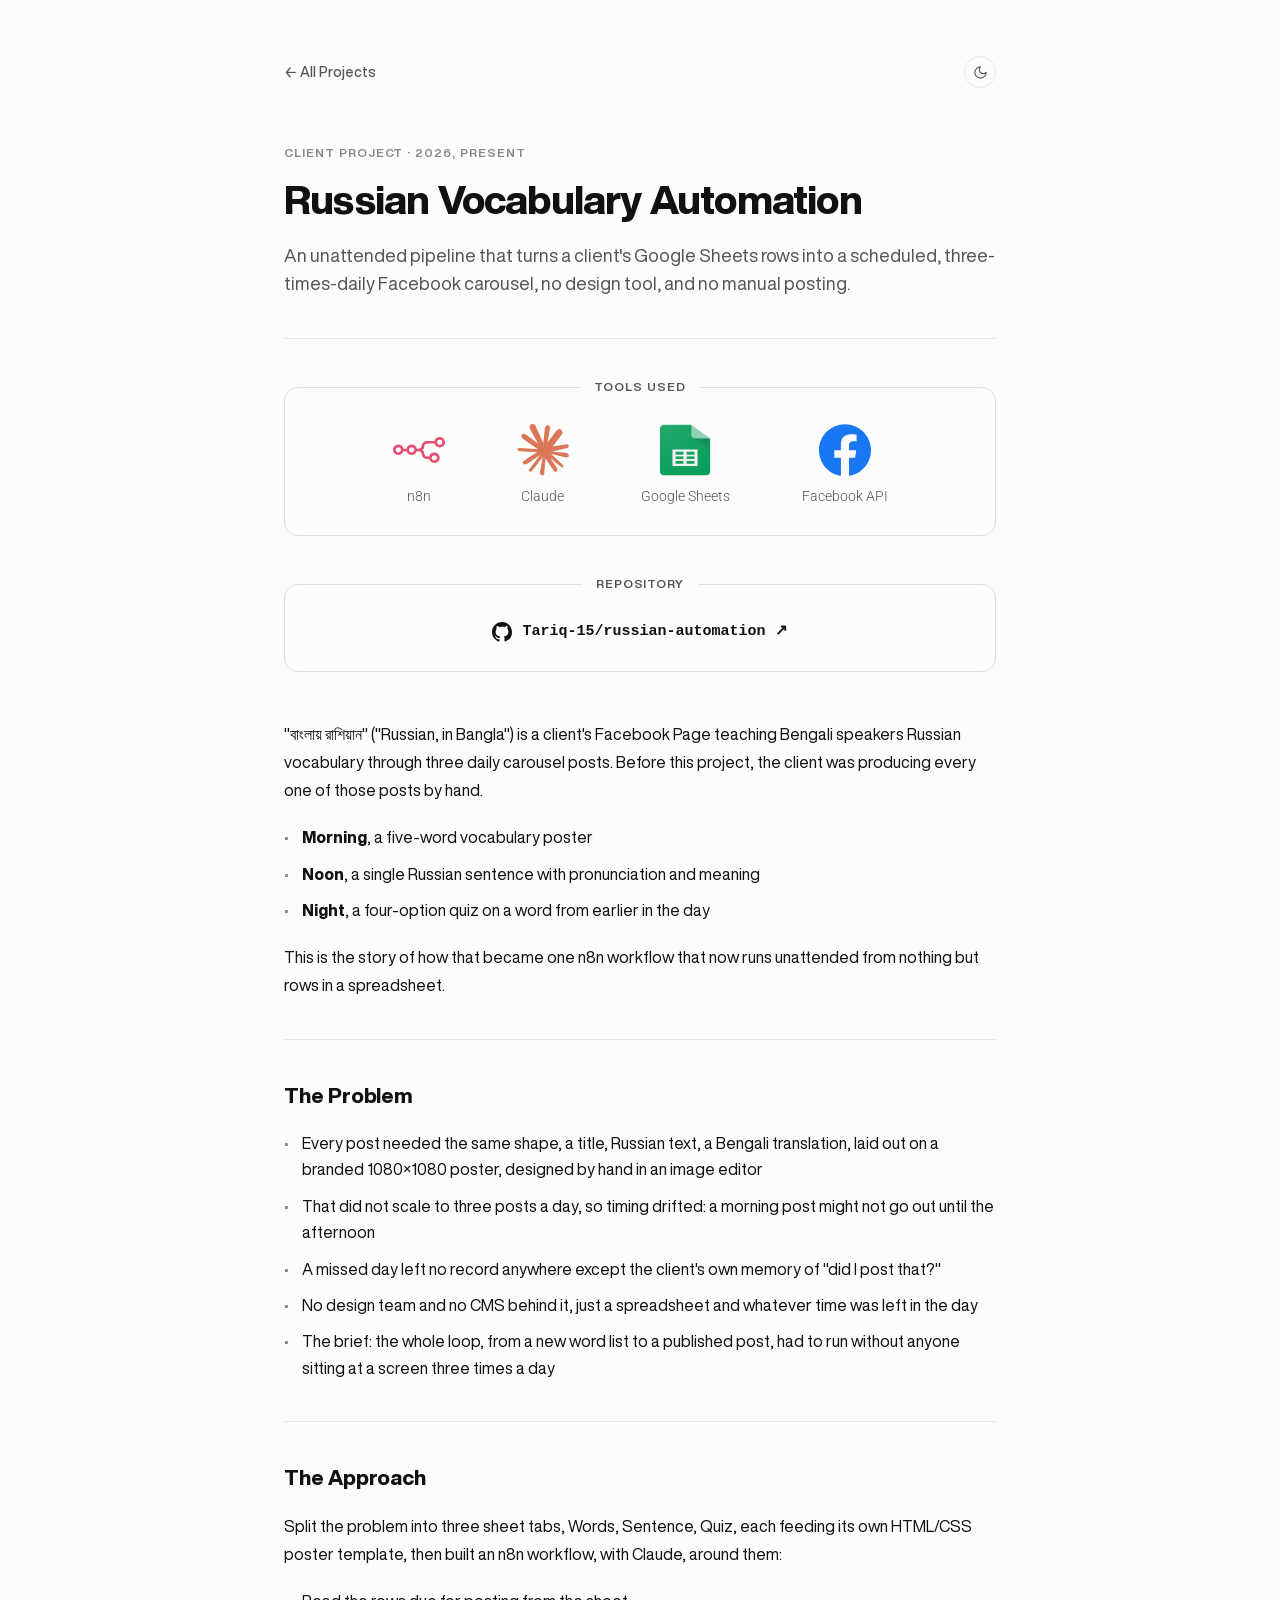
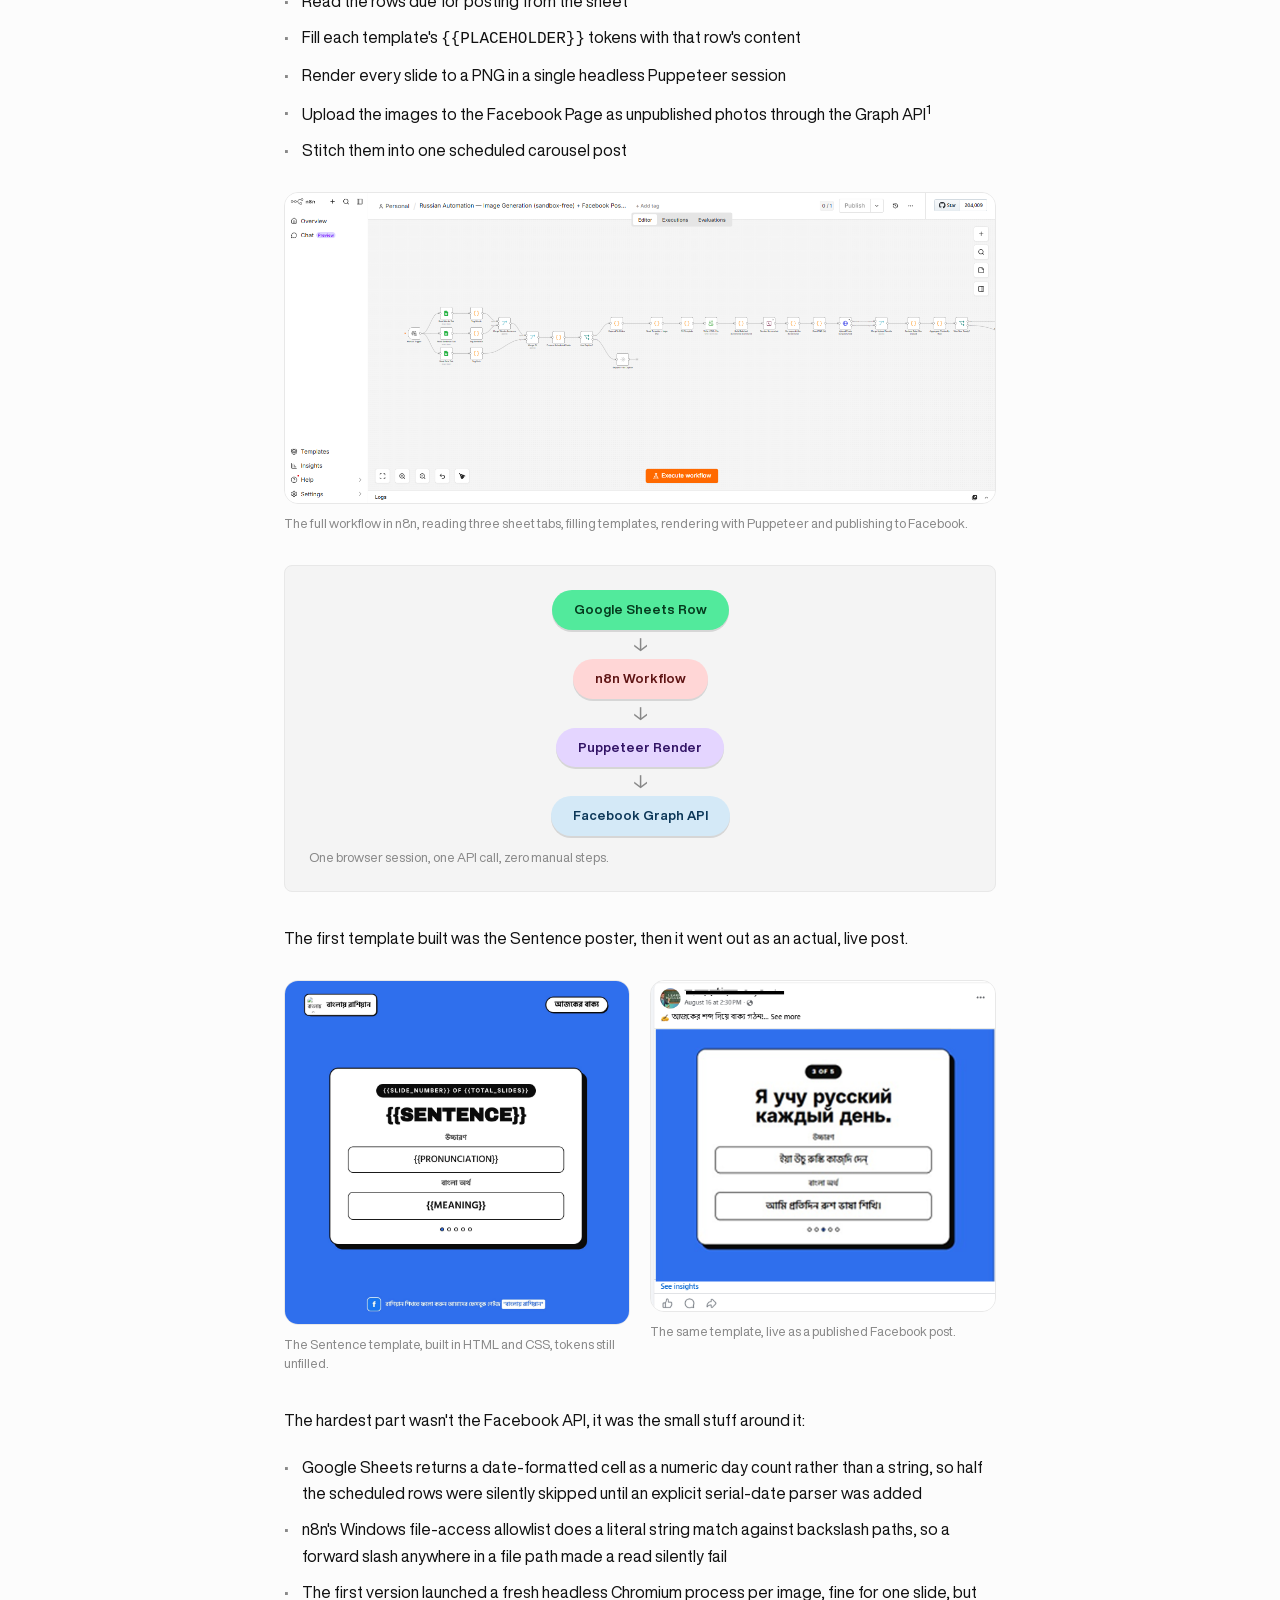
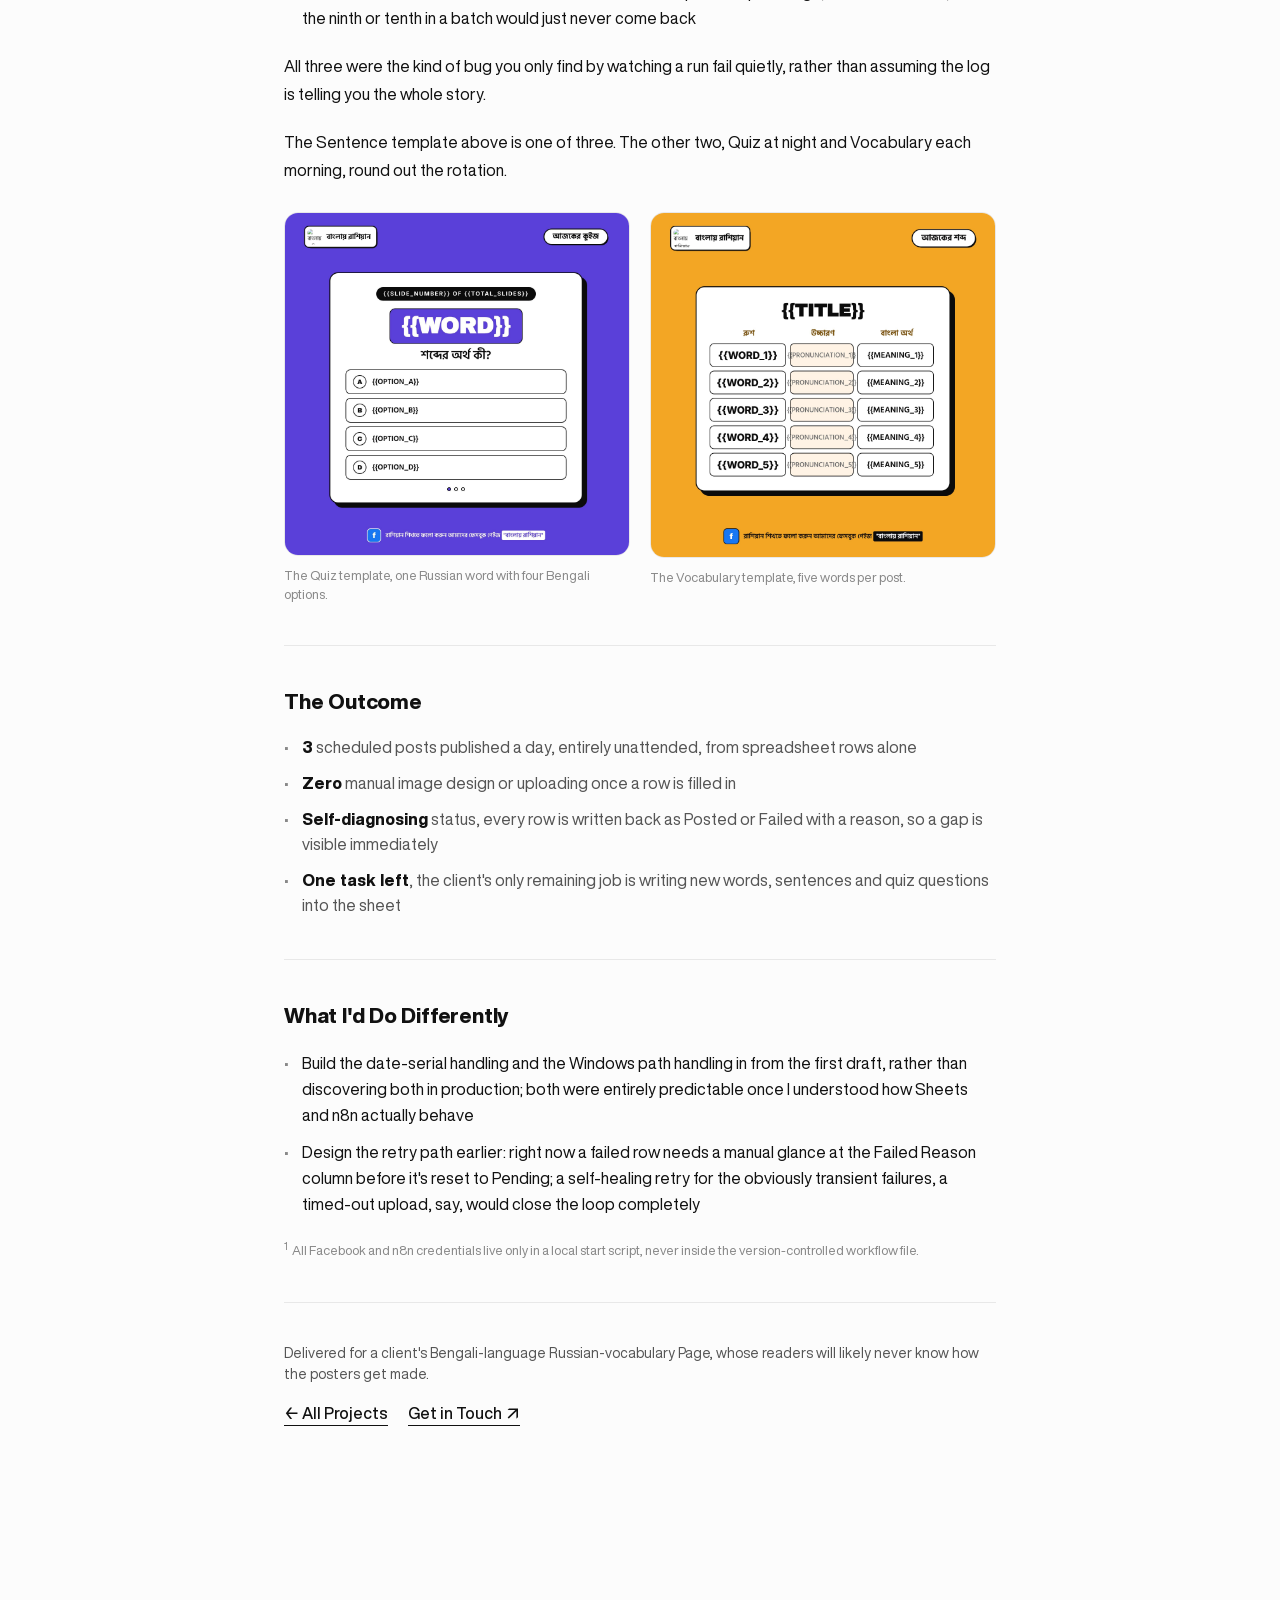
<file: project-russian-automation.html>
<!DOCTYPE html>
<html lang="en">

<head>
  <meta charset="UTF-8">
  <meta name="viewport" content="width=device-width, initial-scale=1.0">
  <title>Russian Vocabulary Automation, Md. Tariquzzaman</title>
  <meta name="description"
  content="Case study: an n8n and Puppeteer pipeline that publishes a scheduled, three-times-daily Russian-vocabulary carousel to a client's Facebook Page.">
  <meta name="robots" content="noindex, nofollow">
  <link rel="preconnect" href="https://fonts.googleapis.com">
  <link rel="preconnect" href="https://fonts.gstatic.com" crossorigin>
  <link href="https://fonts.googleapis.com/css2?family=Roboto:wght@300&display=swap" rel="stylesheet">
  <link rel="stylesheet" href="styles.css">
  <link rel="icon" href="img/favicon.svg" type="image/svg+xml">
</head>

<body>

  <main class="essay-shell">

    <div class="essay-topbar">
      <a href="index.html#projects" class="essay-back">← All Projects</a>
      <button class="essay-theme-btn" id="theme-toggle" aria-label="Toggle Theme" title="Toggle Light / Dark Mode">
        <svg viewBox="0 0 24 24" fill="none" stroke="currentColor" stroke-width="1.75" stroke-linecap="round" stroke-linejoin="round">
          <path d="M12 3a6 6 0 0 0 9 9 9 9 0 1 1-9-9Z" />
        </svg>
      </button>
    </div>

    <div class="essay-meta">Client Project · 2026, Present</div>
    <h1 class="essay-title">Russian Vocabulary Automation</h1>
    <p class="essay-standfirst">
      An unattended pipeline that turns a client's Google Sheets rows into a scheduled,
      three-times-daily Facebook carousel, no design tool, and no manual posting.
    </p>

    <div class="essay-tools-box">
      <span class="essay-tools-box-label">Tools Used</span>
      <div class="essay-tools-grid">
        <div class="essay-tool-item">
          <img src="img/tools/n8n.svg" alt="n8n" class="essay-tool-icon">
          <span class="essay-tool-name">n8n</span>
        </div>
        <div class="essay-tool-item">
          <img src="img/tools/claude.svg" alt="Claude" class="essay-tool-icon">
          <span class="essay-tool-name">Claude</span>
        </div>
        <div class="essay-tool-item">
          <img src="img/tools/google-sheets.png" alt="Google Sheets" class="essay-tool-icon">
          <span class="essay-tool-name">Google Sheets</span>
        </div>
        <div class="essay-tool-item">
          <img src="img/tools/facebook.svg" alt="Facebook Graph API" class="essay-tool-icon">
          <span class="essay-tool-name">Facebook API</span>
        </div>
      </div>
    </div>

    <div class="essay-tools-box">
      <span class="essay-tools-box-label">Repository</span>
      <div class="essay-tools-grid">
        <a href="https://github.com/Tariq-15/russian-automation" target="_blank" rel="noopener noreferrer" class="essay-repo-link">
          <svg viewBox="0 0 16 16" width="20" height="20" fill="currentColor" aria-hidden="true" focusable="false"><path d="M8 0C3.58 0 0 3.58 0 8c0 3.54 2.29 6.53 5.47 7.59.4.07.55-.17.55-.38 0-.19-.01-.82-.01-1.49-2.01.37-2.53-.49-2.69-.94-.09-.23-.48-.94-.82-1.13-.28-.15-.68-.52-.01-.53.63-.01 1.08.58 1.23.82.72 1.21 1.87.87 2.33.66.07-.52.28-.87.51-1.07-1.78-.2-3.64-.89-3.64-3.95 0-.87.31-1.59.82-2.15-.08-.2-.36-1.02.08-2.12 0 0 .67-.21 2.2.82.64-.18 1.32-.27 2-.27.68 0 1.36.09 2 .27 1.53-1.04 2.2-.82 2.2-.82.44 1.1.16 1.92.08 2.12.51.56.82 1.27.82 2.15 0 3.07-1.87 3.75-3.65 3.95.29.25.54.73.54 1.48 0 1.07-.01 1.93-.01 2.2 0 .21.15.46.55.38A8.013 8.013 0 0 0 16 8c0-4.42-3.58-8-8-8z"/></svg>
          <span>Tariq-15/russian-automation ↗</span>
        </a>
      </div>
    </div>

    <div class="essay-body">

      <p>
        "বাংলায় রাশিয়ান" ("Russian, in Bangla") is a client's Facebook Page teaching Bengali speakers
        Russian vocabulary through three daily carousel posts. Before this project, the client was
        producing every one of those posts by hand.
      </p>
      <ul class="essay-list">
        <li><strong>Morning</strong>, a five-word vocabulary poster</li>
        <li><strong>Noon</strong>, a single Russian sentence with pronunciation and meaning</li>
        <li><strong>Night</strong>, a four-option quiz on a word from earlier in the day</li>
      </ul>
      <p>
        This is the story of how that became one n8n workflow that now runs unattended from nothing
        but rows in a spreadsheet.
      </p>

      <hr class="essay-rule">

      <h2 class="essay-section-title">The Problem</h2>
      <ul class="essay-list">
        <li>Every post needed the same shape, a title, Russian text, a Bengali translation, laid out on a branded 1080×1080 poster, designed by hand in an image editor</li>
        <li>That did not scale to three posts a day, so timing drifted: a morning post might not go out until the afternoon</li>
        <li>A missed day left no record anywhere except the client's own memory of "did I post that?"</li>
        <li>No design team and no CMS behind it, just a spreadsheet and whatever time was left in the day</li>
        <li>The brief: the whole loop, from a new word list to a published post, had to run without anyone sitting at a screen three times a day</li>
      </ul>

      <hr class="essay-rule">

      <h2 class="essay-section-title">The Approach</h2>
      <p>
        Split the problem into three sheet tabs, Words, Sentence, Quiz, each feeding its own
        HTML/CSS poster template, then built an n8n workflow, with Claude, around them:
      </p>
      <ul class="essay-list">
        <li>Read the rows due for posting from the sheet</li>
        <li>Fill each template's <code>{{PLACEHOLDER}}</code> tokens with that row's content</li>
        <li>Render every slide to a PNG in a single headless Puppeteer session</li>
        <li>Upload the images to the Facebook Page as unpublished photos through the Graph API<sup>1</sup></li>
        <li>Stitch them into one scheduled carousel post</li>
      </ul>

      <figure class="essay-image-figure">
        <img src="img/projects/russian-automation/n8n-workflow.png" alt="The n8n workflow canvas for the Russian Automation project" loading="lazy">
        <span class="essay-image-caption">The full workflow in n8n, reading three sheet tabs, filling templates, rendering with Puppeteer and publishing to Facebook.</span>
      </figure>

      <div class="essay-figure">
        <div class="essay-flow">
          <span class="essay-flow-step ef-green">Google Sheets Row</span>
          <span class="essay-flow-arrow">↓</span>
          <span class="essay-flow-step ef-pink">n8n Workflow</span>
          <span class="essay-flow-arrow">↓</span>
          <span class="essay-flow-step ef-purple">Puppeteer Render</span>
          <span class="essay-flow-arrow">↓</span>
          <span class="essay-flow-step ef-blue">Facebook Graph API</span>
        </div>
        <span class="essay-figure-caption">One browser session, one API call, zero manual steps.</span>
      </div>

      <p>
        The first template built was the Sentence poster, then it went out as an actual, live post.
      </p>

      <div class="essay-image-row">
        <figure class="essay-image-figure">
          <img src="img/projects/russian-automation/template-sentence.jpg" alt="The Sentence poster template with unfilled placeholder tokens" loading="lazy">
          <span class="essay-image-caption">The Sentence template, built in HTML and CSS, tokens still unfilled.</span>
        </figure>
        <figure class="essay-image-figure">
          <img src="img/projects/russian-automation/facebook-post-live.png" alt="The same template published live as a Facebook post" loading="lazy">
          <span class="essay-image-caption">The same template, live as a published Facebook post.</span>
        </figure>
      </div>

      <p>
        The hardest part wasn't the Facebook API, it was the small stuff around it:
      </p>
      <ul class="essay-list">
        <li>Google Sheets returns a date-formatted cell as a numeric day count rather than a string, so half the scheduled rows were silently skipped until an explicit serial-date parser was added</li>
        <li>n8n's Windows file-access allowlist does a literal string match against backslash paths, so a forward slash anywhere in a file path made a read silently fail</li>
        <li>The first version launched a fresh headless Chromium process per image, fine for one slide, but the ninth or tenth in a batch would just never come back</li>
      </ul>
      <p>
        All three were the kind of bug you only find by watching a run fail quietly, rather than
        assuming the log is telling you the whole story.
      </p>

      <p>
        The Sentence template above is one of three. The other two, Quiz at night and Vocabulary
        each morning, round out the rotation.
      </p>

      <div class="essay-image-row">
        <figure class="essay-image-figure">
          <img src="img/projects/russian-automation/template-quiz.jpg" alt="The Quiz poster template with unfilled placeholder tokens" loading="lazy">
          <span class="essay-image-caption">The Quiz template, one Russian word with four Bengali options.</span>
        </figure>
        <figure class="essay-image-figure">
          <img src="img/projects/russian-automation/template-words.jpg" alt="The Vocabulary poster template with unfilled placeholder tokens" loading="lazy">
          <span class="essay-image-caption">The Vocabulary template, five words per post.</span>
        </figure>
      </div>

      <hr class="essay-rule">

      <h2 class="essay-section-title">The Outcome</h2>
      <ul class="essay-stat-list">
        <li><strong>3</strong> scheduled posts published a day, entirely unattended, from spreadsheet rows alone</li>
        <li><strong>Zero</strong> manual image design or uploading once a row is filled in</li>
        <li><strong>Self-diagnosing</strong> status, every row is written back as Posted or Failed with a reason, so a gap is visible immediately</li>
        <li><strong>One task left</strong>, the client's only remaining job is writing new words, sentences and quiz questions into the sheet</li>
      </ul>

      <hr class="essay-rule">

      <h2 class="essay-section-title">What I'd Do Differently</h2>
      <ul class="essay-list">
        <li>Build the date-serial handling and the Windows path handling in from the first draft, rather than discovering both in production; both were entirely predictable once I understood how Sheets and n8n actually behave</li>
        <li>Design the retry path earlier: right now a failed row needs a manual glance at the Failed Reason column before it's reset to Pending; a self-healing retry for the obviously transient failures, a timed-out upload, say, would close the loop completely</li>
      </ul>

    </div>

    <div class="essay-footnotes">
      <p><sup>1</sup> All Facebook and n8n credentials live only in a local start script, never
        inside the version-controlled workflow file.</p>
    </div>

    <hr class="essay-rule">

    <div class="essay-footer">
      <p>Delivered for a client's Bengali-language Russian-vocabulary Page, whose readers will likely
        never know how the posters get made.</p>
      <div class="essay-footer-links">
        <a href="index.html#projects" class="text-link">← All Projects</a>
        <a href="mailto:tariquzzaman01@gmail.com" class="text-link">Get in Touch ↗</a>
      </div>
    </div>

  </main>

  <script src="app.js"></script>
</body>

</html>
</file>
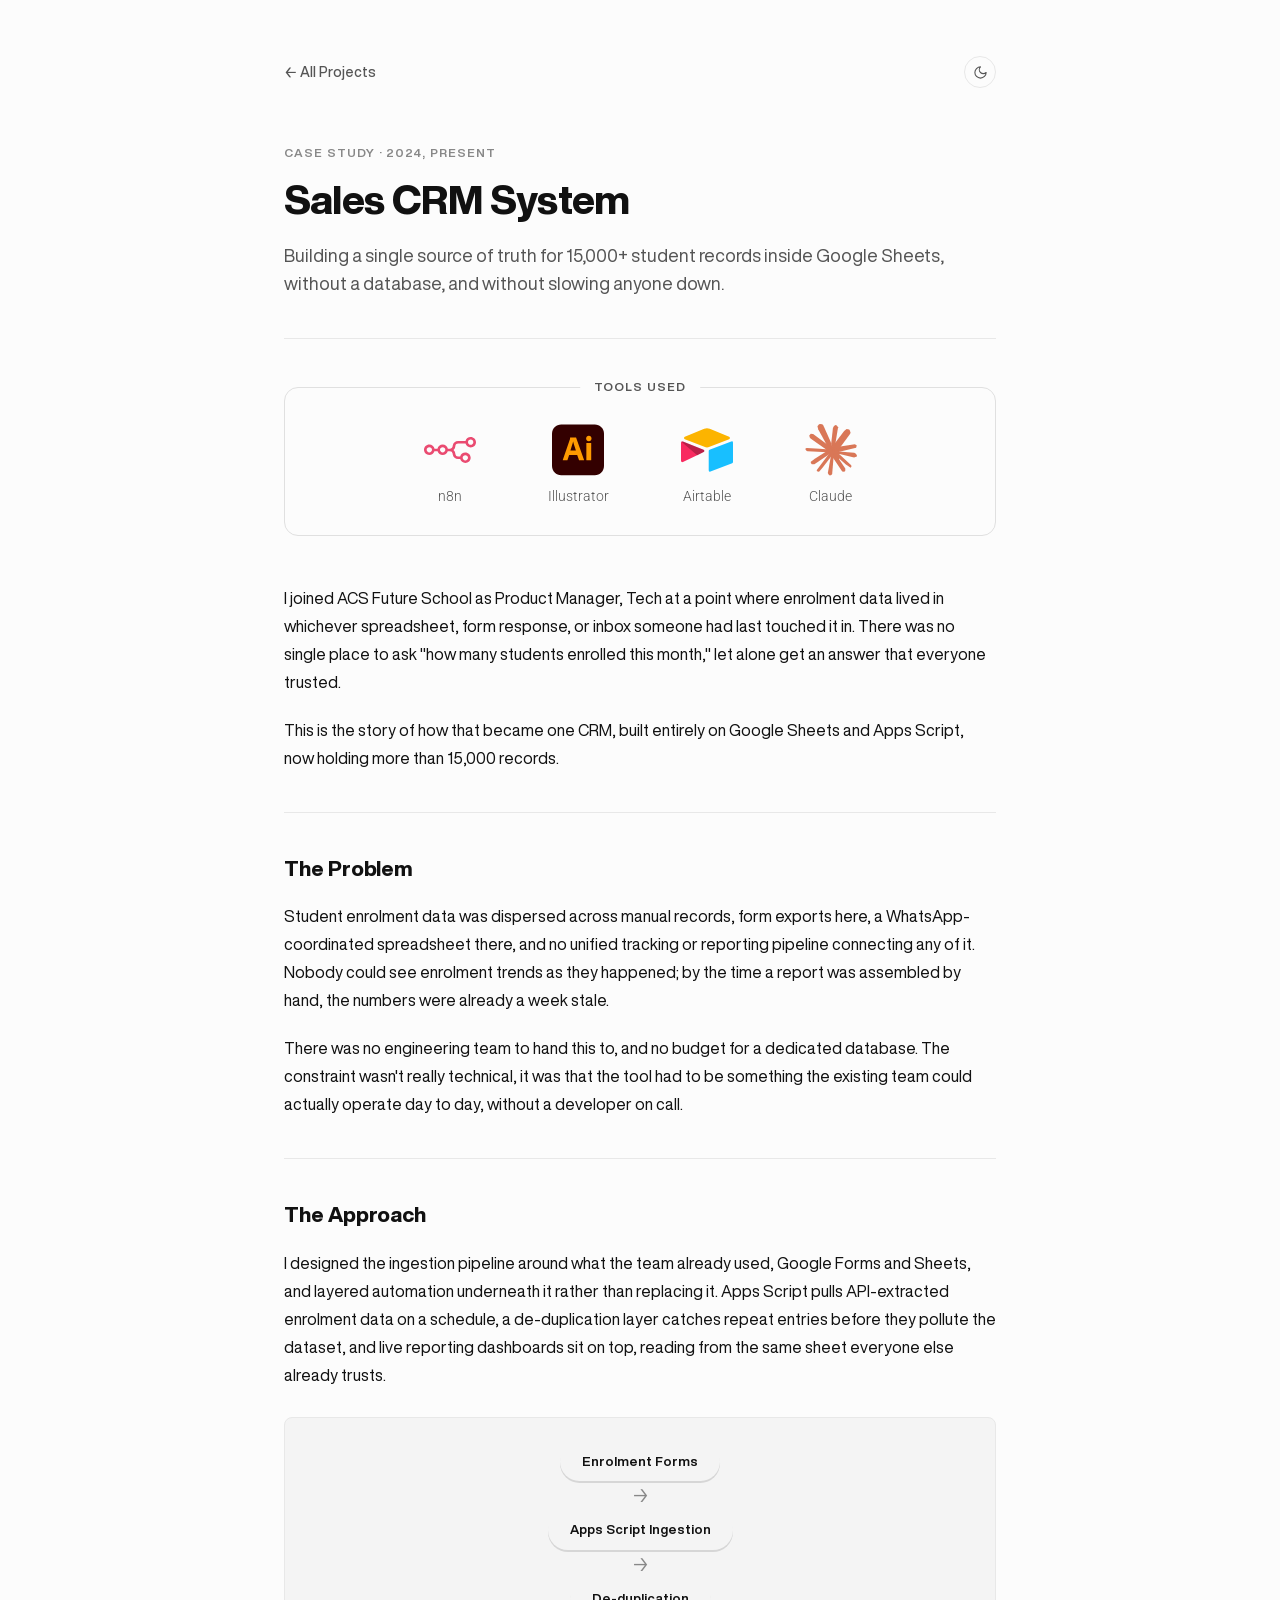
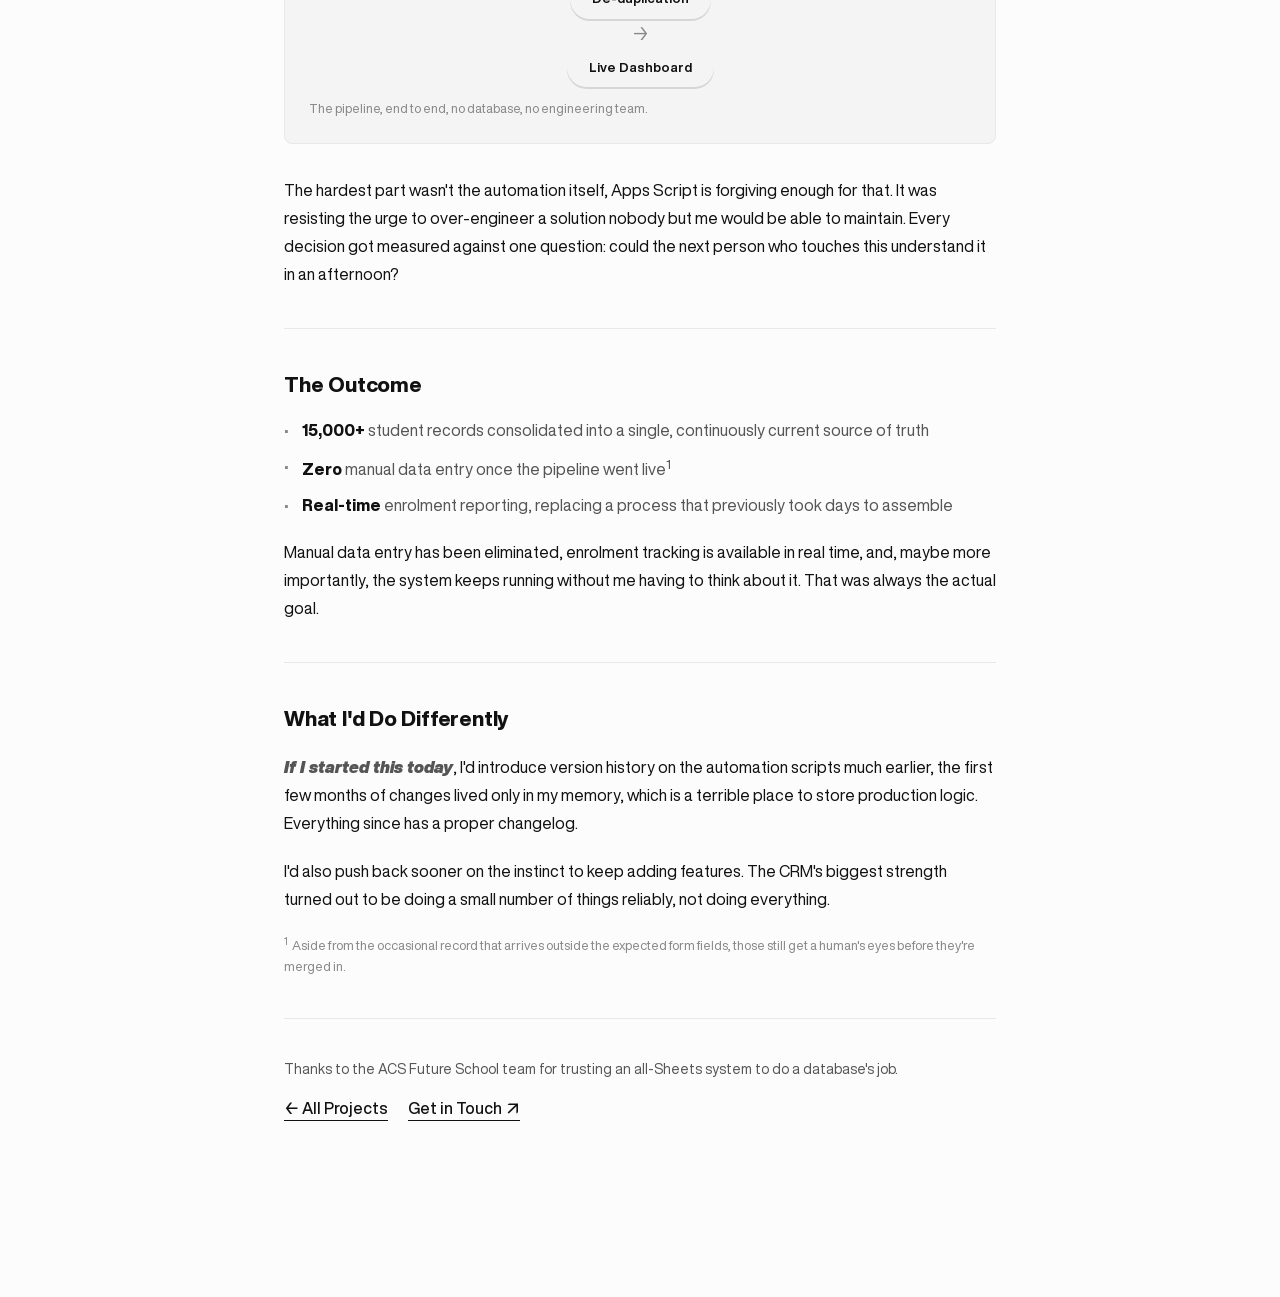
<file: project-sales-crm.html>
<!DOCTYPE html>
<html lang="en">

<head>
  <meta charset="UTF-8">
  <meta name="viewport" content="width=device-width, initial-scale=1.0">
  <title>Sales CRM System, Md. Tariquzzaman</title>
  <meta name="description"
  content="Case study: an end-to-end Sales CRM built in Google Sheets on API-extracted data, covering more than 15,000 student records.">
  <meta name="robots" content="noindex, nofollow">
  <link rel="preconnect" href="https://fonts.googleapis.com">
  <link rel="preconnect" href="https://fonts.gstatic.com" crossorigin>
  <link href="https://fonts.googleapis.com/css2?family=Roboto:wght@300&display=swap" rel="stylesheet">
  <link rel="stylesheet" href="styles.css">
  <link rel="icon" href="img/favicon.svg" type="image/svg+xml">
</head>

<body>

  <main class="essay-shell">

    <div class="essay-topbar">
      <a href="index.html#projects" class="essay-back">← All Projects</a>
      <button class="essay-theme-btn" id="theme-toggle" aria-label="Toggle Theme" title="Toggle Light / Dark Mode">
        <svg viewBox="0 0 24 24" fill="none" stroke="currentColor" stroke-width="1.75" stroke-linecap="round" stroke-linejoin="round">
          <path d="M12 3a6 6 0 0 0 9 9 9 9 0 1 1-9-9Z" />
        </svg>
      </button>
    </div>

    <div class="essay-meta">Case Study · 2024, Present</div>
    <h1 class="essay-title">Sales CRM System</h1>
    <p class="essay-standfirst">
      Building a single source of truth for 15,000+ student records inside Google Sheets,
      without a database, and without slowing anyone down.
    </p>

    <div class="essay-tools-box">
      <span class="essay-tools-box-label">Tools Used</span>
      <div class="essay-tools-grid">
        <div class="essay-tool-item">
          <img src="img/tools/n8n.svg" alt="n8n" class="essay-tool-icon">
          <span class="essay-tool-name">n8n</span>
        </div>
        <div class="essay-tool-item">
          <img src="img/tools/adobeillustrator.svg" alt="Adobe Illustrator" class="essay-tool-icon">
          <span class="essay-tool-name">Illustrator</span>
        </div>
        <div class="essay-tool-item">
          <img src="img/tools/airtable.svg" alt="Airtable" class="essay-tool-icon">
          <span class="essay-tool-name">Airtable</span>
        </div>
        <div class="essay-tool-item">
          <img src="img/tools/claude.svg" alt="Claude" class="essay-tool-icon">
          <span class="essay-tool-name">Claude</span>
        </div>
      </div>
    </div>

    <div class="essay-body">

      <p>
        I joined ACS Future School as Product Manager, Tech at a point where enrolment data lived
        in whichever spreadsheet, form response, or inbox someone had last touched it in. There was
        no single place to ask "how many students enrolled this month," let alone get an answer
        that everyone trusted.
      </p>
      <p>
        This is the story of how that became one CRM, built entirely on Google Sheets and Apps
        Script, now holding more than 15,000 records.
      </p>

      <hr class="essay-rule">

      <h2 class="essay-section-title">The Problem</h2>
      <p>
        Student enrolment data was dispersed across manual records, form exports here, a
        WhatsApp-coordinated spreadsheet there, and no unified tracking or reporting pipeline
        connecting any of it. Nobody could see enrolment trends as they happened; by the time a
        report was assembled by hand, the numbers were already a week stale.
      </p>
      <p>
        There was no engineering team to hand this to, and no budget for a dedicated database. The
        constraint wasn't really technical, it was that the tool had to be something the existing
        team could actually operate day to day, without a developer on call.
      </p>

      <hr class="essay-rule">

      <h2 class="essay-section-title">The Approach</h2>
      <p>
        I designed the ingestion pipeline around what the team already used, Google Forms and
        Sheets, and layered automation underneath it rather than replacing it. Apps Script pulls
        API-extracted enrolment data on a schedule, a de-duplication layer catches repeat entries
        before they pollute the dataset, and live reporting dashboards sit on top, reading from the
        same sheet everyone else already trusts.
      </p>

      <div class="essay-figure">
        <div class="essay-flow">
          <span class="essay-flow-step">Enrolment Forms</span>
          <span class="essay-flow-arrow">→</span>
          <span class="essay-flow-step">Apps Script Ingestion</span>
          <span class="essay-flow-arrow">→</span>
          <span class="essay-flow-step">De-duplication</span>
          <span class="essay-flow-arrow">→</span>
          <span class="essay-flow-step">Live Dashboard</span>
        </div>
        <span class="essay-figure-caption">The pipeline, end to end, no database, no engineering team.</span>
      </div>

      <p>
        The hardest part wasn't the automation itself, Apps Script is forgiving enough for that.
        It was resisting the urge to over-engineer a solution nobody but me would be able to
        maintain. Every decision got measured against one question: could the next person who
        touches this understand it in an afternoon?
      </p>

      <hr class="essay-rule">

      <h2 class="essay-section-title">The Outcome</h2>
      <ul class="essay-stat-list">
        <li><strong>15,000+</strong> student records consolidated into a single, continuously current source of truth</li>
        <li><strong>Zero</strong> manual data entry once the pipeline went live<sup>1</sup></li>
        <li><strong>Real-time</strong> enrolment reporting, replacing a process that previously took days to assemble</li>
      </ul>
      <p>
        Manual data entry has been eliminated, enrolment tracking is available in real time, and,
        maybe more importantly, the system keeps running without me having to think about it. That
        was always the actual goal.
      </p>

      <hr class="essay-rule">

      <h2 class="essay-section-title">What I'd Do Differently</h2>
      <p>
        <em>If I started this today</em>, I'd introduce version history on the automation scripts
        much earlier, the first few months of changes lived only in my memory, which is a terrible
        place to store production logic. Everything since has a proper changelog.
      </p>
      <p>
        I'd also push back sooner on the instinct to keep adding features. The CRM's biggest
        strength turned out to be doing a small number of things reliably, not doing everything.
      </p>

    </div>

    <div class="essay-footnotes">
      <p><sup>1</sup> Aside from the occasional record that arrives outside the expected form
        fields, those still get a human's eyes before they're merged in.</p>
    </div>

    <hr class="essay-rule">

    <div class="essay-footer">
      <p>Thanks to the ACS Future School team for trusting an all-Sheets system to do a database's job.</p>
      <div class="essay-footer-links">
        <a href="index.html#projects" class="text-link">← All Projects</a>
        <a href="mailto:tariquzzaman01@gmail.com" class="text-link">Get in Touch ↗</a>
      </div>
    </div>

  </main>

  <script src="app.js"></script>
</body>

</html>
</file>
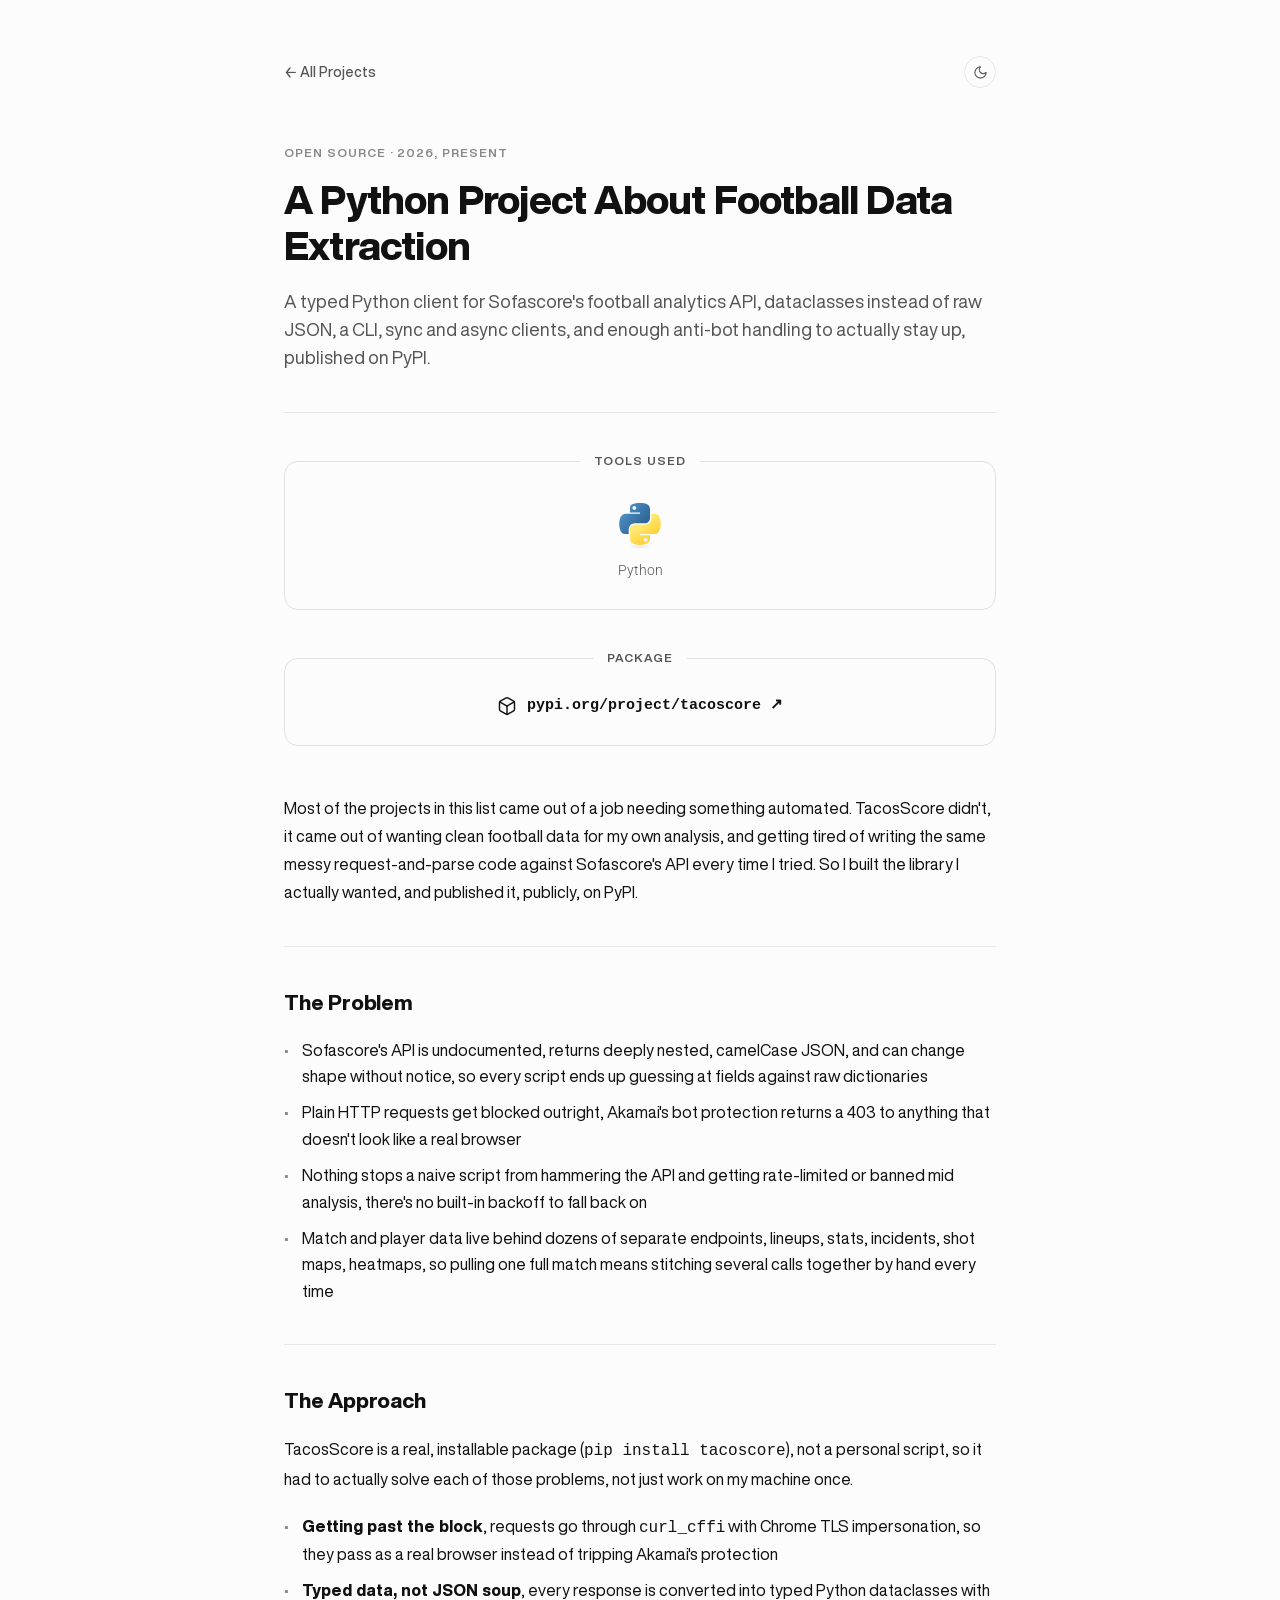
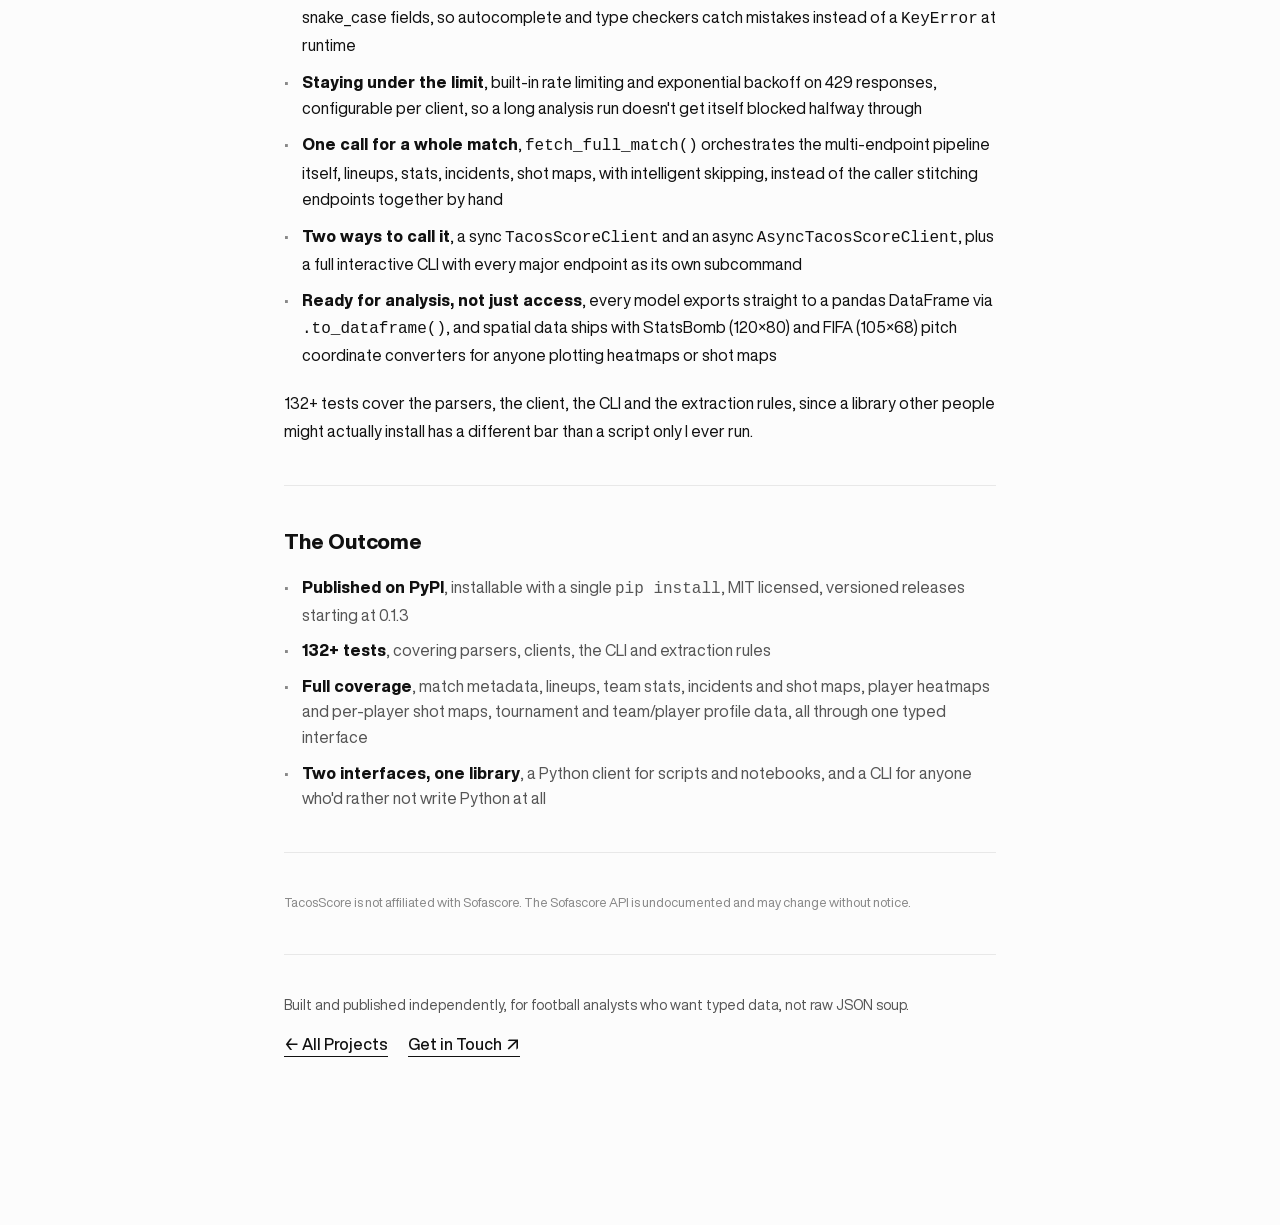
<file: project-tacoscore.html>
<!DOCTYPE html>
<html lang="en">

<head>
  <meta charset="UTF-8">
  <meta name="viewport" content="width=device-width, initial-scale=1.0">
  <title>A Python Project About Football Data Extraction, Md. Tariquzzaman</title>
  <meta name="description"
  content="Case study: TacosScore, a typed Python client and CLI for Sofascore's football analytics API, published on PyPI with sync/async clients, rate limiting, pandas export and 132+ tests.">
  <meta name="robots" content="noindex, nofollow">
  <link rel="preconnect" href="https://fonts.googleapis.com">
  <link rel="preconnect" href="https://fonts.gstatic.com" crossorigin>
  <link href="https://fonts.googleapis.com/css2?family=Roboto:wght@300&display=swap" rel="stylesheet">
  <link rel="stylesheet" href="styles.css">
  <link rel="icon" href="img/favicon.svg" type="image/svg+xml">
</head>

<body>

  <main class="essay-shell">

    <div class="essay-topbar">
      <a href="index.html#projects" class="essay-back">← All Projects</a>
      <button class="essay-theme-btn" id="theme-toggle" aria-label="Toggle Theme" title="Toggle Light / Dark Mode">
        <svg viewBox="0 0 24 24" fill="none" stroke="currentColor" stroke-width="1.75" stroke-linecap="round" stroke-linejoin="round">
          <path d="M12 3a6 6 0 0 0 9 9 9 9 0 1 1-9-9Z" />
        </svg>
      </button>
    </div>

    <div class="essay-meta">Open Source · 2026, Present</div>
    <h1 class="essay-title">A Python Project About Football Data Extraction</h1>
    <p class="essay-standfirst">
      A typed Python client for Sofascore's football analytics API, dataclasses instead of raw JSON, a
      CLI, sync and async clients, and enough anti-bot handling to actually stay up, published on PyPI.
    </p>

    <div class="essay-tools-box">
      <span class="essay-tools-box-label">Tools Used</span>
      <div class="essay-tools-grid">
        <div class="essay-tool-item">
          <img src="img/tools/python.svg" alt="Python" class="essay-tool-icon">
          <span class="essay-tool-name">Python</span>
        </div>
      </div>
    </div>

    <div class="essay-tools-box">
      <span class="essay-tools-box-label">Package</span>
      <div class="essay-tools-grid">
        <a href="https://pypi.org/project/tacoscore/" target="_blank" rel="noopener noreferrer" class="essay-repo-link">
          <svg viewBox="0 0 24 24" width="20" height="20" fill="none" stroke="currentColor" stroke-width="1.75" stroke-linecap="round" stroke-linejoin="round" aria-hidden="true" focusable="false">
            <path d="M21 16V8a2 2 0 0 0-1-1.73l-7-4a2 2 0 0 0-2 0l-7 4A2 2 0 0 0 3 8v8a2 2 0 0 0 1 1.73l7 4a2 2 0 0 0 2 0l7-4A2 2 0 0 0 21 16z" />
            <polyline points="3.27 6.96 12 12.01 20.73 6.96" />
            <line x1="12" y1="22.08" x2="12" y2="12" />
          </svg>
          <span>pypi.org/project/tacoscore ↗</span>
        </a>
      </div>
    </div>

    <div class="essay-body">

      <p>
        Most of the projects in this list came out of a job needing something automated. TacosScore
        didn't, it came out of wanting clean football data for my own analysis, and getting tired of
        writing the same messy request-and-parse code against Sofascore's API every time I tried. So I
        built the library I actually wanted, and published it, publicly, on PyPI.
      </p>

      <hr class="essay-rule">

      <h2 class="essay-section-title">The Problem</h2>
      <ul class="essay-list">
        <li>Sofascore's API is undocumented, returns deeply nested, camelCase JSON, and can change shape
          without notice, so every script ends up guessing at fields against raw dictionaries</li>
        <li>Plain HTTP requests get blocked outright, Akamai's bot protection returns a 403 to anything
          that doesn't look like a real browser</li>
        <li>Nothing stops a naive script from hammering the API and getting rate-limited or banned mid
          analysis, there's no built-in backoff to fall back on</li>
        <li>Match and player data live behind dozens of separate endpoints, lineups, stats, incidents,
          shot maps, heatmaps, so pulling one full match means stitching several calls together by hand
          every time</li>
      </ul>

      <hr class="essay-rule">

      <h2 class="essay-section-title">The Approach</h2>
      <p>
        TacosScore is a real, installable package (<code>pip install tacoscore</code>), not a personal
        script, so it had to actually solve each of those problems, not just work on my machine once.
      </p>
      <ul class="essay-list">
        <li><strong>Getting past the block</strong>, requests go through <code>curl_cffi</code> with
          Chrome TLS impersonation, so they pass as a real browser instead of tripping Akamai's
          protection</li>
        <li><strong>Typed data, not JSON soup</strong>, every response is converted into typed Python
          dataclasses with snake_case fields, so autocomplete and type checkers catch mistakes instead
          of a <code>KeyError</code> at runtime</li>
        <li><strong>Staying under the limit</strong>, built-in rate limiting and exponential backoff on
          429 responses, configurable per client, so a long analysis run doesn't get itself blocked
          halfway through</li>
        <li><strong>One call for a whole match</strong>, <code>fetch_full_match()</code> orchestrates the
          multi-endpoint pipeline itself, lineups, stats, incidents, shot maps, with intelligent
          skipping, instead of the caller stitching endpoints together by hand</li>
        <li><strong>Two ways to call it</strong>, a sync <code>TacosScoreClient</code> and an async
          <code>AsyncTacosScoreClient</code>, plus a full interactive CLI with every major endpoint as
          its own subcommand</li>
        <li><strong>Ready for analysis, not just access</strong>, every model exports straight to a
          pandas DataFrame via <code>.to_dataframe()</code>, and spatial data ships with StatsBomb
          (120×80) and FIFA (105×68) pitch coordinate converters for anyone plotting heatmaps or shot
          maps</li>
      </ul>
      <p>
        132+ tests cover the parsers, the client, the CLI and the extraction rules, since a library other
        people might actually install has a different bar than a script only I ever run.
      </p>

      <hr class="essay-rule">

      <h2 class="essay-section-title">The Outcome</h2>
      <ul class="essay-stat-list">
        <li><strong>Published on PyPI</strong>, installable with a single <code>pip install</code>, MIT
          licensed, versioned releases starting at 0.1.3</li>
        <li><strong>132+ tests</strong>, covering parsers, clients, the CLI and extraction rules</li>
        <li><strong>Full coverage</strong>, match metadata, lineups, team stats, incidents and shot maps,
          player heatmaps and per-player shot maps, tournament and team/player profile data, all through
          one typed interface</li>
        <li><strong>Two interfaces, one library</strong>, a Python client for scripts and notebooks, and
          a CLI for anyone who'd rather not write Python at all</li>
      </ul>

    </div>

    <hr class="essay-rule">

    <div class="essay-footnotes">
      <p>TacosScore is not affiliated with Sofascore. The Sofascore API is undocumented and may change
        without notice.</p>
    </div>

    <hr class="essay-rule">

    <div class="essay-footer">
      <p>Built and published independently, for football analysts who want typed data, not raw JSON
        soup.</p>
      <div class="essay-footer-links">
        <a href="index.html#projects" class="text-link">← All Projects</a>
        <a href="mailto:tariquzzaman01@gmail.com" class="text-link">Get in Touch ↗</a>
      </div>
    </div>

  </main>

  <script src="app.js"></script>
</body>

</html>
</file>
<file: styles.css>
/* Minimal — monochrome, pill-tagged, brutalist-table portfolio theme for Md. Tariquzzaman */

@import url('fonts/HelveticaNowDisplay/stylesheet.css');

:root {
  --bg-primary: #fcfcfc;
  --bg-surface: #ffffff;
  --bg-card: #f4f4f4;
  --bg-hover: #eaeaea;

  --text-primary: #111111;
  --text-secondary: #555555;
  --text-tertiary: #888888;

  --border-color: #e0e0e0;
  --border-light: #e8e8e8;
  --border-muted: #f0f0f0;

  --pill-yellow-bg: #eef483;
  --pill-yellow-text: #111111;

  --pill-blue-bg: #d4e9f7;
  --pill-blue-text: #0d3859;

  --pill-green-bg: #52ea9c;
  --pill-green-text: #053b1e;

  --pill-purple-bg: #e4d5ff;
  --pill-purple-text: #321466;

  --pill-orange-bg: #ffe3c4;
  --pill-orange-text: #592d00;

  --pill-pink-bg: #ffd6d6;
  --pill-pink-text: #5e1313;

  --pill-default-bg: #ffffff;
  --pill-default-text: #111111;

  --shadow-sm: 0 2px 8px rgba(0, 0, 0, 0.05);
  --shadow-lg: 0 12px 32px rgba(0, 0, 0, 0.12);

  --font-family: 'Helvetica Now Display', -apple-system, BlinkMacSystemFont, 'Segoe UI', Roboto, sans-serif;
  --transition-fast: 0.2s cubic-bezier(0.16, 1, 0.3, 1);
  --transition-normal: 0.35s cubic-bezier(0.16, 1, 0.3, 1);
}

[data-theme="dark"] {
  --bg-primary: #121212;
  --bg-surface: #1a1a1a;
  --bg-card: #222222;
  --bg-hover: #2a2a2a;

  --text-primary: #f5f5f5;
  --text-secondary: #b0b0b0;
  --text-tertiary: #777777;

  --border-color: #2e2e2e;
  --border-light: #242424;
  --border-muted: #1c1c1c;

  --pill-yellow-bg: #d8df42;
  --pill-yellow-text: #000000;

  --pill-blue-bg: #3275a8;
  --pill-blue-text: #ffffff;

  --pill-green-bg: #27a862;
  --pill-green-text: #ffffff;

  --pill-purple-bg: #7b4ec2;
  --pill-purple-text: #ffffff;

  --pill-orange-bg: #c96b18;
  --pill-orange-text: #ffffff;

  --pill-pink-bg: #c94040;
  --pill-pink-text: #ffffff;

  --pill-default-bg: #242424;
  --pill-default-text: #ffffff;

  --shadow-sm: 0 2px 10px rgba(0, 0, 0, 0.3);
  --shadow-lg: 0 12px 40px rgba(0, 0, 0, 0.6);
}

* { box-sizing: border-box; margin: 0; padding: 0; }
img { max-width: 100%; height: auto; }
html { scroll-behavior: smooth; font-size: 16px; }

body {
  background-color: var(--bg-primary);
  color: var(--text-primary);
  font-family: var(--font-family);
  font-weight: 400;
  line-height: 1.5;
  -webkit-font-smoothing: antialiased;
  -moz-osx-font-smoothing: grayscale;
  transition: background-color var(--transition-normal), color var(--transition-normal);
  padding-bottom: 80px;
}

.container { max-width: 840px; margin: 0 auto; padding: 0 20px; }

@media (max-width: 640px) {
  .container { padding: 0 16px; }
}

/* Top utility bar */
.top-header-bar {
  display: flex;
  align-items: center;
  justify-content: space-between;
  padding: 16px 0;
  margin-bottom: 8px;
  border-bottom: 1px solid var(--border-light);
}

.date-badge {
  display: inline-flex;
  align-items: center;
  gap: 8px;
  font-size: 13px;
  font-weight: 700;
  color: var(--text-primary);
  background-color: var(--bg-surface);
  padding: 5px 12px;
  border-radius: 999px;
  border: 1px solid var(--border-color);
  box-shadow: var(--shadow-sm);
}

.date-badge .date-day {
  color: var(--text-secondary);
  font-weight: 500;
  padding-left: 8px;
  border-left: 1px solid var(--border-color);
}

.resume-download-btn {
  display: inline-flex;
  align-items: center;
  gap: 6px;
  font-size: 12px;
  font-weight: 700;
  color: var(--pill-yellow-text);
  background-color: var(--pill-yellow-bg);
  padding: 6px 14px;
  border-radius: 999px;
  text-decoration: none;
  border: 1px solid transparent;
  transition: transform 0.2s cubic-bezier(0.175, 0.885, 0.32, 1.275), box-shadow 0.2s ease;
}

.resume-download-btn:hover { transform: translateY(-2px) scale(1.03); box-shadow: var(--shadow-sm); }

/* Floating bottom nav dock */
.navbar-wrapper {
  position: fixed;
  bottom: 24px;
  left: 50%;
  transform: translateX(-50%);
  z-index: 1000;
  background-color: rgba(255, 255, 255, 0.88);
  backdrop-filter: blur(16px);
  -webkit-backdrop-filter: blur(16px);
  border: 1px solid var(--border-color);
  border-radius: 999px;
  box-shadow: 0 10px 30px rgba(0, 0, 0, 0.15);
  padding: 4px 8px;
  width: auto;
  max-width: calc(100vw - 32px);
  transition: transform 0.4s cubic-bezier(0.16, 1, 0.3, 1), opacity 0.3s ease, background-color var(--transition-normal), border-color var(--transition-normal);
}

.navbar-wrapper.nav-hidden { transform: translate(-50%, 120px) !important; opacity: 0 !important; pointer-events: none; }

[data-theme="dark"] .navbar-wrapper { background-color: rgba(22, 22, 22, 0.88); box-shadow: 0 10px 30px rgba(0, 0, 0, 0.6); }

.navbar { display: flex; align-items: center; justify-content: space-between; gap: 12px; padding: 4px 8px; }

.nav-icon-btn, .nav-icon-link {
  width: 36px;
  height: 36px;
  border-radius: 50%;
  border: 1px solid transparent;
  background-color: transparent;
  color: var(--text-primary);
  display: inline-flex;
  align-items: center;
  justify-content: center;
  text-decoration: none;
  cursor: pointer;
  transition: transform 0.25s cubic-bezier(0.175, 0.885, 0.32, 1.275), background-color 0.2s ease, border-color 0.2s ease, box-shadow 0.25s ease;
}

.nav-links { display: flex; align-items: center; gap: 4px; list-style: none !important; margin: 0 !important; padding: 0 !important; }
.nav-links li { list-style: none !important; margin: 0 !important; padding: 0 !important; display: inline-flex; }
.nav-icon-btn svg, .nav-icon-link svg { width: 18px; height: 18px; display: block; }

.nav-icon-btn:hover, .nav-icon-link:hover {
  transform: translateY(-3px) scale(1.12);
  background-color: var(--bg-hover);
  border-color: var(--border-light);
  box-shadow: 0 4px 12px rgba(0, 0, 0, 0.1);
}

.nav-icon-btn.active, .nav-icon-link.active { background-color: var(--bg-hover); border-color: var(--border-light); }

/* Accessibility popover */
.a11y-popover {
  position: fixed;
  bottom: 80px;
  left: 50%;
  transform: translateX(-50%) translateY(20px) scale(0.95);
  z-index: 1050;
  width: 310px;
  background-color: var(--bg-surface);
  border: 1px solid var(--border-light);
  border-radius: 16px;
  padding: 16px;
  box-shadow: var(--shadow-lg);
  opacity: 0;
  pointer-events: none;
  transition: opacity 0.25s ease, transform 0.25s cubic-bezier(0.16, 1, 0.3, 1);
}

.a11y-popover.active { opacity: 1; pointer-events: auto; transform: translateX(-50%) translateY(0) scale(1); }

.a11y-header {
  display: flex; align-items: center; justify-content: space-between;
  font-size: 14px; font-weight: 800; margin-bottom: 12px; color: var(--text-primary);
  border-bottom: 1px solid var(--border-light); padding-bottom: 8px;
}

.a11y-close-btn { background: none; border: none; color: var(--text-secondary); font-size: 14px; cursor: pointer; padding: 2px 6px; }
.a11y-group { margin-bottom: 12px; }
.a11y-group:last-child { margin-bottom: 0; }
.a11y-label { display: block; font-size: 12px; font-weight: 600; color: var(--text-secondary); margin-bottom: 6px; }
.a11y-btn-trio { display: flex; gap: 4px; background-color: var(--bg-card); padding: 3px; border-radius: 8px; }
.a11y-btn { flex: 1; background: none; border: none; padding: 6px 4px; font-size: 12px; font-weight: 600; color: var(--text-secondary); border-radius: 6px; cursor: pointer; transition: all var(--transition-fast); }
.a11y-btn.active { background-color: var(--bg-surface); color: var(--text-primary); box-shadow: var(--shadow-sm); }
.a11y-row-toggle { display: flex; align-items: center; justify-content: space-between; }
.a11y-row-toggle .a11y-label { margin-bottom: 0; }
.a11y-checkbox { width: 18px; height: 18px; cursor: pointer; accent-color: var(--text-primary); }

[data-fontsize="large"] body { zoom: 1.15; }
[data-fontsize="xlarge"] body { zoom: 1.30; }

[data-underline="true"] .section-title,
[data-underline="true"] .hero-name,
[data-underline="true"] .project-name,
[data-underline="true"] .timeline-role {
  text-decoration: underline 3px currentColor !important;
  text-underline-offset: 4px !important;
}

[data-highcontrast="true"] {
  --bg-primary: #000000 !important;
  --bg-surface: #0a0a0a !important;
  --bg-card: #141414 !important;
  --bg-hover: #222222 !important;
  --text-primary: #ffffff !important;
  --text-secondary: #ffffff !important;
  --border-color: #ffffff !important;
  --border-light: #ffffff !important;
}

[data-highcontrast="true"] .pill,
[data-highcontrast="true"] .social-icon-btn,
[data-highcontrast="true"] .avatar-card,
[data-highcontrast="true"] .navbar-wrapper,
[data-highcontrast="true"] .institution-logo-box,
[data-highcontrast="true"] .brutalist-table td {
  border: 1px solid #ffffff !important;
}

/* Hero */
.hero-section { padding-top: 32px; padding-bottom: 36px; border-bottom: 1px solid var(--border-light); }
.hero-title { margin-bottom: 18px; }
.hero-greeting { display: block; font-size: 16px; font-weight: 400; letter-spacing: 0.02em; color: var(--text-secondary); margin-bottom: 4px; }
.hero-name { display: block; font-size: 42px; font-weight: 800; line-height: 1.1; letter-spacing: -0.03em; color: var(--text-primary); }

@media (max-width: 640px) {
  .hero-greeting { font-size: 14px; }
  .hero-name { font-size: 32px; }
}

.pill-group { display: flex; flex-wrap: wrap; gap: 8px 6px; margin-bottom: 20px; }
.pill {
  display: inline-flex; align-items: center; gap: 6px; padding: 5px 12px; border-radius: 999px;
  font-size: 12px; font-weight: 500; border: none; text-decoration: none; font-family: var(--font-family);
  transition: transform var(--transition-fast), box-shadow var(--transition-fast), background-color var(--transition-fast);
  white-space: nowrap;
}
.pill:hover { transform: translateY(-2px); box-shadow: var(--shadow-sm); }

.pill-yellow { background-color: var(--pill-yellow-bg); color: var(--pill-yellow-text); }
.pill-blue { background-color: var(--pill-blue-bg); color: var(--pill-blue-text); }
.pill-green { background-color: var(--pill-green-bg); color: var(--pill-green-text); }
.pill-purple { background-color: var(--pill-purple-bg); color: var(--pill-purple-text); }
.pill-orange { background-color: var(--pill-orange-bg); color: var(--pill-orange-text); }
.pill-pink { background-color: var(--pill-pink-bg); color: var(--pill-pink-text); }
.pill-default { background-color: var(--pill-default-bg); color: var(--pill-default-text); border: 1px solid var(--border-color); }

.hero-content-grid { display: grid; grid-template-columns: 1fr 200px; gap: 28px; align-items: start; }

@media (max-width: 768px) {
  .hero-content-grid { grid-template-columns: 1fr; gap: 20px; }
  .avatar-card { max-width: 280px; width: 100%; margin: 0 auto; }
}

.bio-text { font-size: 15px; line-height: 1.65; color: var(--text-primary); font-weight: 400; letter-spacing: -0.005em; }
.bio-text strong { font-weight: 800; }

.social-icons-row { display: flex; align-items: center; gap: 10px; margin-top: 20px; flex-wrap: wrap; }
.social-icon-btn {
  width: 36px; height: 36px; border-radius: 50%; border: 1px solid var(--border-color);
  background-color: var(--bg-surface); color: var(--text-primary); display: flex; align-items: center; justify-content: center;
  text-decoration: none; transition: transform 0.25s cubic-bezier(0.175, 0.885, 0.32, 1.275), background-color 0.2s ease, color 0.2s ease, border-color 0.2s ease, box-shadow 0.25s ease;
}
.social-icon-btn svg { width: 16px; height: 16px; fill: currentColor; }
.social-icon-btn:hover { transform: translateY(-3px) scale(1.1); background-color: var(--text-primary); color: var(--bg-primary); box-shadow: 0 4px 12px rgba(0, 0, 0, 0.12); }

.avatar-card {
  border: 1px solid var(--border-color);
  border-radius: 12px;
  overflow: hidden;
  background-color: var(--bg-surface);
  box-shadow: var(--shadow-sm);
  transition: transform var(--transition-fast);
  aspect-ratio: 1 / 1;
  display: flex;
  align-items: center;
  justify-content: center;
  position: relative;
}
.avatar-img {
  width: 100%;
  height: 100%;
  object-fit: cover;
  display: block;
}
.avatar-card:hover { transform: scale(1.02); }
.avatar-monogram {
  font-size: 64px;
  font-weight: 800;
  letter-spacing: -0.04em;
  color: var(--text-primary);
}
.avatar-status {
  position: absolute;
  bottom: 12px;
  left: 12px;
  display: inline-flex;
  align-items: center;
  gap: 6px;
  font-size: 11px;
  font-weight: 600;
  color: var(--text-primary);
  background-color: var(--bg-surface);
  padding: 4px 10px;
  border-radius: 999px;
  border: 1px solid var(--border-color);
  box-shadow: var(--shadow-sm);
}
.status-dot {
  width: 8px; height: 8px; border-radius: 50%; background-color: #27a862; display: inline-block;
  box-shadow: 0 0 0 2px rgba(39, 168, 98, 0.2); animation: pulse 2s infinite; flex-shrink: 0;
}
@keyframes pulse {
  0% { transform: scale(0.95); box-shadow: 0 0 0 0 rgba(39, 168, 98, 0.5); }
  70% { transform: scale(1); box-shadow: 0 0 0 6px rgba(39, 168, 98, 0); }
  100% { transform: scale(0.95); box-shadow: 0 0 0 0 rgba(39, 168, 98, 0); }
}

/* Sections */
.section { padding-top: 36px; padding-bottom: 36px; border-bottom: 1px solid var(--border-light); }
.section-header { display: flex; align-items: baseline; justify-content: space-between; margin-bottom: 20px; flex-wrap: wrap; gap: 16px; }
.section-title { font-size: 24px; font-weight: 800; letter-spacing: -0.02em; color: var(--text-primary); }

.brutalist-table { width: 100%; border-collapse: collapse; border-top: 1px solid var(--border-color); }
.brutalist-table tr { border-bottom: 1px solid var(--border-light); }
.brutalist-table td { padding: 16px 0; vertical-align: top; font-size: 15px; line-height: 1.6; }
.table-label { width: 140px; font-weight: 600; font-size: 13px; color: var(--text-secondary); padding-right: 18px; line-height: 1.5; }
.table-value { color: var(--text-primary); font-weight: 400; line-height: 1.6; }

.project-header-row { display: flex; align-items: center; gap: 12px; flex-wrap: wrap; margin-bottom: 6px; }
.project-name { font-size: 18px; font-weight: 800; color: var(--text-primary); }
.project-url-link { color: var(--text-primary); text-decoration: none; font-family: var(--font-family); border-bottom: 1px solid var(--text-primary); font-weight: 500; transition: opacity var(--transition-fast); }
.project-url-link:hover { opacity: 0.7; }

.text-link { color: var(--text-primary); text-decoration: none; font-family: var(--font-family); border-bottom: 1px solid var(--text-primary); font-weight: 500; transition: opacity var(--transition-fast); }
.text-link:hover { opacity: 0.7; }

.keyword-text { color: var(--text-secondary); font-size: 14px; font-weight: 400; }

.tool-icons-row { display: flex; align-items: center; flex-wrap: wrap; gap: 16px; }
.tool-icon-item { display: inline-flex; align-items: center; gap: 7px; }
.tool-icon-item img { width: 18px; height: 18px; flex-shrink: 0; display: block; }
.tool-icon-item span { font-size: 13px; font-weight: 500; color: var(--text-secondary); }

.project-name-link { display: inline-flex; align-items: center; flex-wrap: wrap; gap: 6px; text-decoration: none; color: var(--text-primary); }
.project-name-link:hover .project-name { text-decoration: underline; text-underline-offset: 2px; }
.project-link-icon { width: 16px; height: 16px; flex-shrink: 0; display: block; color: var(--text-tertiary); transition: color var(--transition-fast); }
.project-name-link:hover .project-link-icon { color: var(--text-secondary); }


.institution-logo-box {
  width: 44px; height: 44px; border-radius: 8px; border: 1px solid var(--border-light);
  background-color: var(--bg-surface); display: flex; align-items: center; justify-content: center;
  flex-shrink: 0; overflow: hidden; box-shadow: var(--shadow-sm); font-size: 12px; font-weight: 800; color: var(--text-primary);
}
.institution-logo-img { width: 100%; height: 100%; object-fit: contain; }
.institution-header-flex { display: flex; align-items: center; gap: 12px; margin-bottom: 6px; }

.project-list { display: flex; flex-direction: column; gap: 40px; }
.project-item { display: flex; flex-direction: column; }
.project-number { font-size: 40px; font-weight: 800; line-height: 1; color: var(--text-primary); margin-bottom: 8px; letter-spacing: -0.04em; }

.timeline-item { border-top: 1px solid var(--border-color); padding: 20px 0; }
.timeline-item:last-child { border-bottom: 1px solid var(--border-light); }
.timeline-grid { display: grid; grid-template-columns: 140px 1fr; gap: 18px; align-items: start; }
@media (max-width: 640px) { .timeline-grid { grid-template-columns: 1fr; gap: 8px; } }
.timeline-year { font-size: 14px; font-weight: 500; color: var(--text-secondary); }
.timeline-role { font-size: 16px; font-weight: 800; color: var(--text-primary); margin-bottom: 4px; }
.timeline-org { font-size: 14px; font-weight: 500; color: var(--text-secondary); margin-bottom: 8px; }
.timeline-desc { font-size: 14px; color: var(--text-secondary); line-height: 1.6; }
.timeline-desc ul { padding-left: 18px; }
.timeline-desc li { margin-bottom: 4px; }

.scroll-top-btn {
  position: fixed; bottom: 32px; right: 32px; width: 56px; height: 56px; border-radius: 50%;
  background-color: var(--text-primary); color: var(--bg-primary); border: 1px solid var(--border-color);
  display: flex; align-items: center; justify-content: center; font-size: 24px; cursor: pointer;
  box-shadow: var(--shadow-lg); transition: transform var(--transition-fast), opacity var(--transition-fast);
  opacity: 0; pointer-events: none; z-index: 90;
}
.scroll-top-btn.visible { opacity: 1; pointer-events: auto; }
.scroll-top-btn:hover { transform: translateY(-4px) scale(1.05); }

.footer { padding-top: 64px; padding-bottom: 48px; }
.footer-headline { font-size: 56px; font-weight: 800; letter-spacing: -0.04em; line-height: 1; margin-bottom: 32px; }
@media (max-width: 640px) { .footer-headline { font-size: 36px; } }
.footer-bottom {
  display: flex; align-items: center; justify-content: space-between; flex-wrap: wrap; gap: 16px;
  margin-top: 48px; padding-top: 24px; border-top: 1px solid var(--border-light); font-size: 14px; color: var(--text-tertiary);
}

strong { font-weight: 800; }

/* ============================================
   Essay-style project case study page
   (single-column, monochrome, editorial)
   ============================================ */

.essay-shell {
  max-width: 760px;
  margin: 0 auto;
  padding: 56px 24px 96px;
}

.essay-topbar {
  display: flex;
  align-items: center;
  justify-content: space-between;
  margin-bottom: 56px;
}

.essay-back {
  font-size: 14px;
  font-weight: 500;
  color: var(--text-secondary);
  text-decoration: none;
  transition: color var(--transition-fast);
}
.essay-back:hover { color: var(--text-primary); }

.essay-theme-btn {
  display: inline-flex; align-items: center; justify-content: center;
  width: 32px; height: 32px; border-radius: 50%;
  background: none; border: 1px solid var(--border-light); color: var(--text-secondary);
  cursor: pointer; transition: all var(--transition-fast); flex-shrink: 0;
}
.essay-theme-btn:hover { background: var(--bg-hover); color: var(--text-primary); }
.essay-theme-btn svg { width: 15px; height: 15px; display: block; }

.essay-tools-box {
  position: relative;
  border: 1px solid var(--border-color);
  border-radius: 14px;
  padding: 36px 24px 28px;
  margin-bottom: 48px;
}

.essay-tools-box-label {
  position: absolute;
  top: -10px;
  left: 50%;
  transform: translateX(-50%);
  background: var(--bg-primary);
  padding: 0 14px;
  font-size: 12px;
  font-weight: 600;
  letter-spacing: 0.08em;
  text-transform: uppercase;
  color: var(--text-secondary);
  white-space: nowrap;
}

.essay-tools-grid {
  display: flex;
  align-items: flex-start;
  justify-content: center;
  gap: 40px;
  flex-wrap: wrap;
}
@media (min-width: 641px) {
  .essay-tools-grid { gap: 72px; }
}

.essay-tool-item {
  display: flex;
  flex-direction: column;
  align-items: center;
  gap: 10px;
}

.essay-tool-icon {
  width: 52px;
  height: 52px;
  display: block;
}

.essay-tool-name {
  font-family: 'Roboto', sans-serif;
  font-weight: 300;
  font-size: 14px;
  color: var(--text-secondary);
  text-align: center;
}

.essay-meta {
  font-size: 12px;
  font-weight: 600;
  letter-spacing: 0.08em;
  text-transform: uppercase;
  color: var(--text-tertiary);
  margin-bottom: 14px;
}

.essay-title {
  font-size: 40px;
  font-weight: 800;
  letter-spacing: -0.02em;
  line-height: 1.15;
  color: var(--text-primary);
  margin-bottom: 20px;
}
@media (max-width: 640px) { .essay-title { font-size: 30px; } }

.essay-standfirst {
  font-size: 18px;
  line-height: 1.55;
  color: var(--text-secondary);
  margin-bottom: 48px;
  padding-bottom: 40px;
  border-bottom: 1px solid var(--border-light);
}

.essay-body p {
  font-size: 16px;
  line-height: 1.75;
  color: var(--text-primary);
  margin-bottom: 20px;
}
.essay-body p em { color: var(--text-secondary); }

.essay-section-title {
  font-size: 21px;
  font-weight: 800;
  letter-spacing: -0.01em;
  color: var(--text-primary);
  margin-bottom: 18px;
}

.essay-rule {
  border: none;
  border-top: 1px solid var(--border-light);
  margin: 40px 0;
}

.essay-figure {
  margin: 28px 0 32px;
  padding: 24px;
  border: 1px solid var(--border-light);
  border-radius: 8px;
  background: var(--bg-card);
}

.essay-flow {
  display: flex;
  flex-direction: column;
  align-items: center;
  gap: 2px;
  margin-bottom: 12px;
}

.essay-flow-step {
  font-size: 13px;
  font-weight: 700;
  border-radius: 999px;
  padding: 10px 22px;
  white-space: nowrap;
  box-shadow: 0 2px 0 rgba(0, 0, 0, 0.12);
}
.essay-flow-step.ef-green { background: var(--pill-green-bg); color: var(--pill-green-text); }
.essay-flow-step.ef-pink { background: var(--pill-pink-bg); color: var(--pill-pink-text); }
.essay-flow-step.ef-purple { background: var(--pill-purple-bg); color: var(--pill-purple-text); }
.essay-flow-step.ef-blue { background: var(--pill-blue-bg); color: var(--pill-blue-text); }

.essay-flow-arrow {
  color: var(--text-tertiary);
  font-size: 18px;
  line-height: 1.4;
}

.essay-figure-caption {
  display: block;
  font-size: 13px;
  color: var(--text-tertiary);
}

.essay-image-figure {
  margin: 28px 0 32px;
}
.essay-image-figure img {
  display: block;
  width: 100%;
  border-radius: 14px;
  border: 1px solid var(--border-light);
}
.essay-image-caption {
  display: block;
  margin-top: 10px;
  font-size: 13px;
  color: var(--text-tertiary);
}

.essay-image-row {
  display: flex;
  gap: 20px;
  margin: 28px 0 32px;
}
.essay-image-row .essay-image-figure {
  flex: 1;
  margin: 0;
  min-width: 0;
}
@media (max-width: 640px) {
  .essay-image-row { flex-direction: column; }
}

.essay-stat-list {
  list-style: none;
  padding: 0;
  margin: 0 0 20px;
  display: flex;
  flex-direction: column;
  gap: 10px;
}
.essay-stat-list li {
  font-size: 16px;
  line-height: 1.6;
  color: var(--text-secondary);
  padding-left: 18px;
  position: relative;
}
.essay-stat-list li::before {
  content: "•";
  position: absolute;
  left: 0;
  color: var(--text-tertiary);
}
.essay-stat-list strong { color: var(--text-primary); }

.essay-list {
  list-style: none;
  padding: 0;
  margin: 0 0 20px;
  display: flex;
  flex-direction: column;
  gap: 10px;
}
.essay-list li {
  font-size: 16px;
  line-height: 1.65;
  color: var(--text-primary);
  padding-left: 18px;
  position: relative;
}
.essay-list li::before {
  content: "•";
  position: absolute;
  left: 0;
  color: var(--text-tertiary);
}

.essay-repo-link {
  display: inline-flex;
  align-items: center;
  gap: 10px;
  color: var(--text-primary);
  text-decoration: none;
  font-size: 15px;
  font-weight: 600;
  font-family: 'Courier New', monospace;
}
.essay-repo-link svg { flex-shrink: 0; }
.essay-repo-link:hover span { text-decoration: underline; text-underline-offset: 3px; }

.essay-footnotes {
  margin-top: 12px;
}
.essay-footnotes p {
  font-size: 13px;
  line-height: 1.6;
  color: var(--text-tertiary);
}
.essay-footnotes sup { margin-right: 2px; }

.essay-footer {
  margin-top: 40px;
}
.essay-footer p {
  font-size: 14px;
  color: var(--text-secondary);
  margin-bottom: 16px;
}
.essay-footer-links {
  display: flex;
  align-items: center;
  gap: 20px;
  flex-wrap: wrap;
}

.code-page-intro {
  margin: 24px 0 28px;
  color: var(--text-secondary);
  font-size: 15px;
  line-height: 1.75;
}

.code-file-bar {
  display: flex;
  align-items: center;
  justify-content: space-between;
  gap: 12px;
  padding: 10px 18px;
  background: var(--bg-card);
  border: 1px solid var(--border-light);
  border-bottom: none;
  border-radius: 12px 12px 0 0;
  font-family: 'Courier New', monospace;
  font-size: 13px;
  color: var(--text-tertiary);
}

.code-copy-btn {
  background: none;
  border: 1px solid var(--border-color);
  border-radius: 6px;
  color: var(--text-secondary);
  font-family: var(--font-family);
  font-size: 12px;
  padding: 4px 10px;
  cursor: pointer;
  transition: color var(--transition-fast), border-color var(--transition-fast);
}
.code-copy-btn:hover { color: var(--text-primary); border-color: var(--text-tertiary); }

.code-block {
  background: var(--bg-surface);
  border: 1px solid var(--border-light);
  border-radius: 0 0 12px 12px;
  padding: 20px 22px;
  overflow-x: auto;
  margin-bottom: 32px;
}
.code-block pre { margin: 0; }
.code-block code {
  font-family: 'SFMono-Regular', Consolas, 'Liberation Mono', Menlo, monospace;
  font-size: 13px;
  line-height: 1.65;
  color: var(--text-primary);
  white-space: pre;
}
</file>
